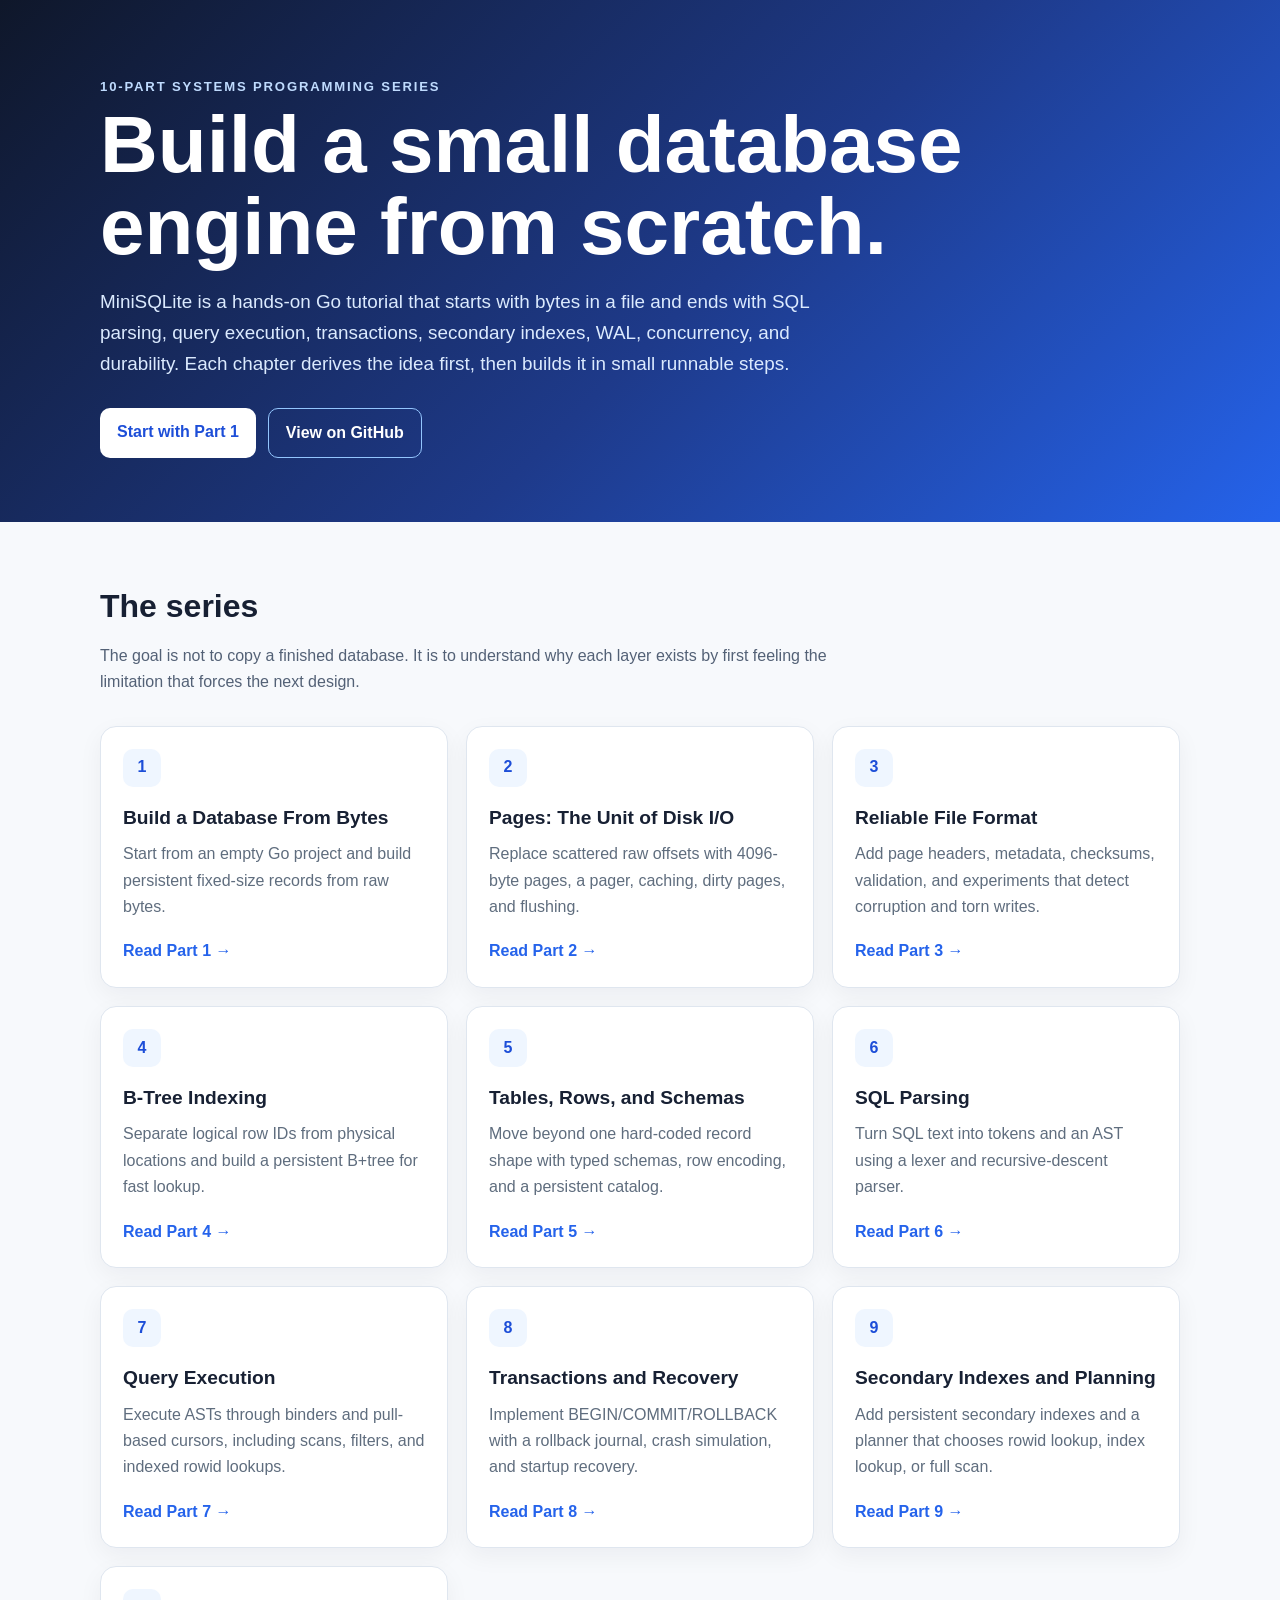
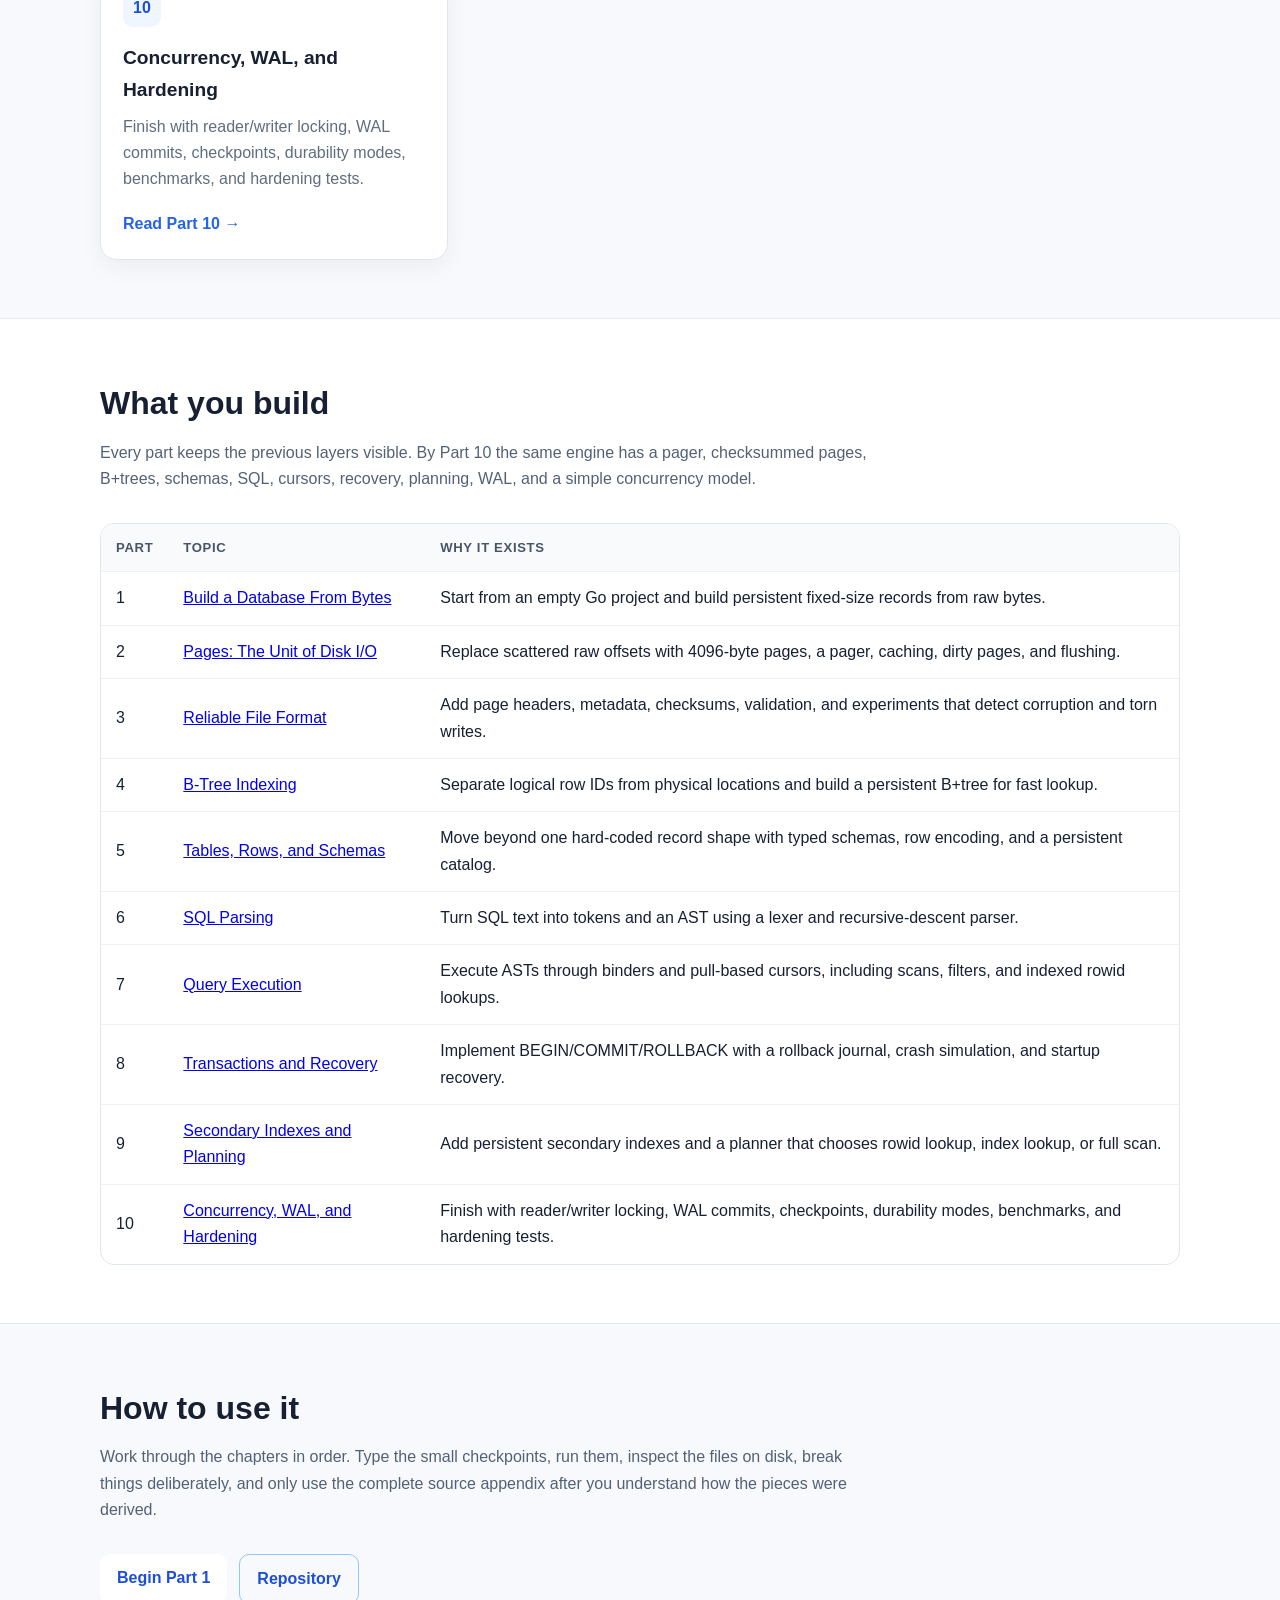
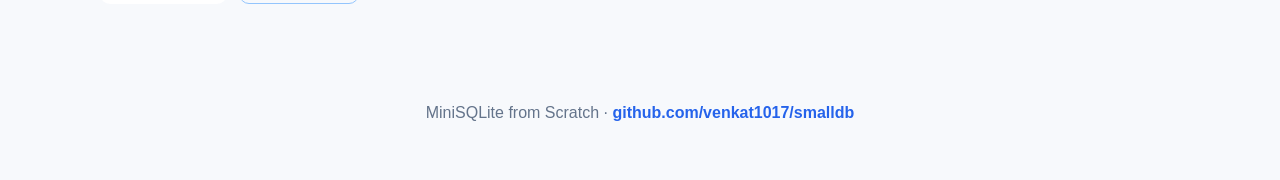
<file: index.html>
<!doctype html>
<html lang="en"><head><meta charset="utf-8"><meta name="viewport" content="width=device-width,initial-scale=1"><title>MiniSQLite from Scratch — Build a Database Engine in Go</title><meta name="description" content="A 10-part, first-principles tutorial for building a small relational database engine in Go: pages, checksums, B+trees, SQL, query execution, transactions, indexes, WAL, and concurrency."><link rel="canonical" href="https://venkat1017.github.io/smalldb/"><link rel="stylesheet" href="assets/landing.css"></head>
<body>
<header class="hero"><div class="wrap"><div class="eyebrow">10-part systems programming series</div><h1>Build a small database engine from scratch.</h1><p>MiniSQLite is a hands-on Go tutorial that starts with bytes in a file and ends with SQL parsing, query execution, transactions, secondary indexes, WAL, concurrency, and durability. Each chapter derives the idea first, then builds it in small runnable steps.</p><div class="cta"><a class="btn primary" href="part-01.html">Start with Part 1</a><a class="btn secondary" href="https://github.com/venkat1017/smalldb">View on GitHub</a></div></div></header>
<main>
<section class="section"><div class="wrap"><h2>The series</h2><p class="lead">The goal is not to copy a finished database. It is to understand why each layer exists by first feeling the limitation that forces the next design.</p><div class="grid"><article class="card"><span class="num">1</span><h3>Build a Database From Bytes</h3><p>Start from an empty Go project and build persistent fixed-size records from raw bytes.</p><a href="part-01.html">Read Part 1 →</a></article>
<article class="card"><span class="num">2</span><h3>Pages: The Unit of Disk I/O</h3><p>Replace scattered raw offsets with 4096-byte pages, a pager, caching, dirty pages, and flushing.</p><a href="part-02.html">Read Part 2 →</a></article>
<article class="card"><span class="num">3</span><h3>Reliable File Format</h3><p>Add page headers, metadata, checksums, validation, and experiments that detect corruption and torn writes.</p><a href="part-03.html">Read Part 3 →</a></article>
<article class="card"><span class="num">4</span><h3>B-Tree Indexing</h3><p>Separate logical row IDs from physical locations and build a persistent B+tree for fast lookup.</p><a href="part-04.html">Read Part 4 →</a></article>
<article class="card"><span class="num">5</span><h3>Tables, Rows, and Schemas</h3><p>Move beyond one hard-coded record shape with typed schemas, row encoding, and a persistent catalog.</p><a href="part-05.html">Read Part 5 →</a></article>
<article class="card"><span class="num">6</span><h3>SQL Parsing</h3><p>Turn SQL text into tokens and an AST using a lexer and recursive-descent parser.</p><a href="part-06.html">Read Part 6 →</a></article>
<article class="card"><span class="num">7</span><h3>Query Execution</h3><p>Execute ASTs through binders and pull-based cursors, including scans, filters, and indexed rowid lookups.</p><a href="part-07.html">Read Part 7 →</a></article>
<article class="card"><span class="num">8</span><h3>Transactions and Recovery</h3><p>Implement BEGIN/COMMIT/ROLLBACK with a rollback journal, crash simulation, and startup recovery.</p><a href="part-08.html">Read Part 8 →</a></article>
<article class="card"><span class="num">9</span><h3>Secondary Indexes and Planning</h3><p>Add persistent secondary indexes and a planner that chooses rowid lookup, index lookup, or full scan.</p><a href="part-09.html">Read Part 9 →</a></article>
<article class="card"><span class="num">10</span><h3>Concurrency, WAL, and Hardening</h3><p>Finish with reader/writer locking, WAL commits, checkpoints, durability modes, benchmarks, and hardening tests.</p><a href="part-10.html">Read Part 10 →</a></article></div></div></section>
<section class="section journey"><div class="wrap"><h2>What you build</h2><p class="lead">Every part keeps the previous layers visible. By Part 10 the same engine has a pager, checksummed pages, B+trees, schemas, SQL, cursors, recovery, planning, WAL, and a simple concurrency model.</p><div class="table-wrap"><table><thead><tr><th>Part</th><th>Topic</th><th>Why it exists</th></tr></thead><tbody><tr><td>1</td><td><a href="part-01.html">Build a Database From Bytes</a></td><td>Start from an empty Go project and build persistent fixed-size records from raw bytes.</td></tr>
<tr><td>2</td><td><a href="part-02.html">Pages: The Unit of Disk I/O</a></td><td>Replace scattered raw offsets with 4096-byte pages, a pager, caching, dirty pages, and flushing.</td></tr>
<tr><td>3</td><td><a href="part-03.html">Reliable File Format</a></td><td>Add page headers, metadata, checksums, validation, and experiments that detect corruption and torn writes.</td></tr>
<tr><td>4</td><td><a href="part-04.html">B-Tree Indexing</a></td><td>Separate logical row IDs from physical locations and build a persistent B+tree for fast lookup.</td></tr>
<tr><td>5</td><td><a href="part-05.html">Tables, Rows, and Schemas</a></td><td>Move beyond one hard-coded record shape with typed schemas, row encoding, and a persistent catalog.</td></tr>
<tr><td>6</td><td><a href="part-06.html">SQL Parsing</a></td><td>Turn SQL text into tokens and an AST using a lexer and recursive-descent parser.</td></tr>
<tr><td>7</td><td><a href="part-07.html">Query Execution</a></td><td>Execute ASTs through binders and pull-based cursors, including scans, filters, and indexed rowid lookups.</td></tr>
<tr><td>8</td><td><a href="part-08.html">Transactions and Recovery</a></td><td>Implement BEGIN/COMMIT/ROLLBACK with a rollback journal, crash simulation, and startup recovery.</td></tr>
<tr><td>9</td><td><a href="part-09.html">Secondary Indexes and Planning</a></td><td>Add persistent secondary indexes and a planner that chooses rowid lookup, index lookup, or full scan.</td></tr>
<tr><td>10</td><td><a href="part-10.html">Concurrency, WAL, and Hardening</a></td><td>Finish with reader/writer locking, WAL commits, checkpoints, durability modes, benchmarks, and hardening tests.</td></tr></tbody></table></div></div></section>
<section class="section"><div class="wrap"><h2>How to use it</h2><p class="lead">Work through the chapters in order. Type the small checkpoints, run them, inspect the files on disk, break things deliberately, and only use the complete source appendix after you understand how the pieces were derived.</p><div class="cta"><a class="btn primary" href="part-01.html">Begin Part 1</a><a class="btn secondary" style="color:#1d4ed8;border-color:#93c5fd" href="https://github.com/venkat1017/smalldb">Repository</a></div></div></section>
</main><footer class="footer">MiniSQLite from Scratch · <a href="https://github.com/venkat1017/smalldb">github.com/venkat1017/smalldb</a></footer>
</body></html>
</file>
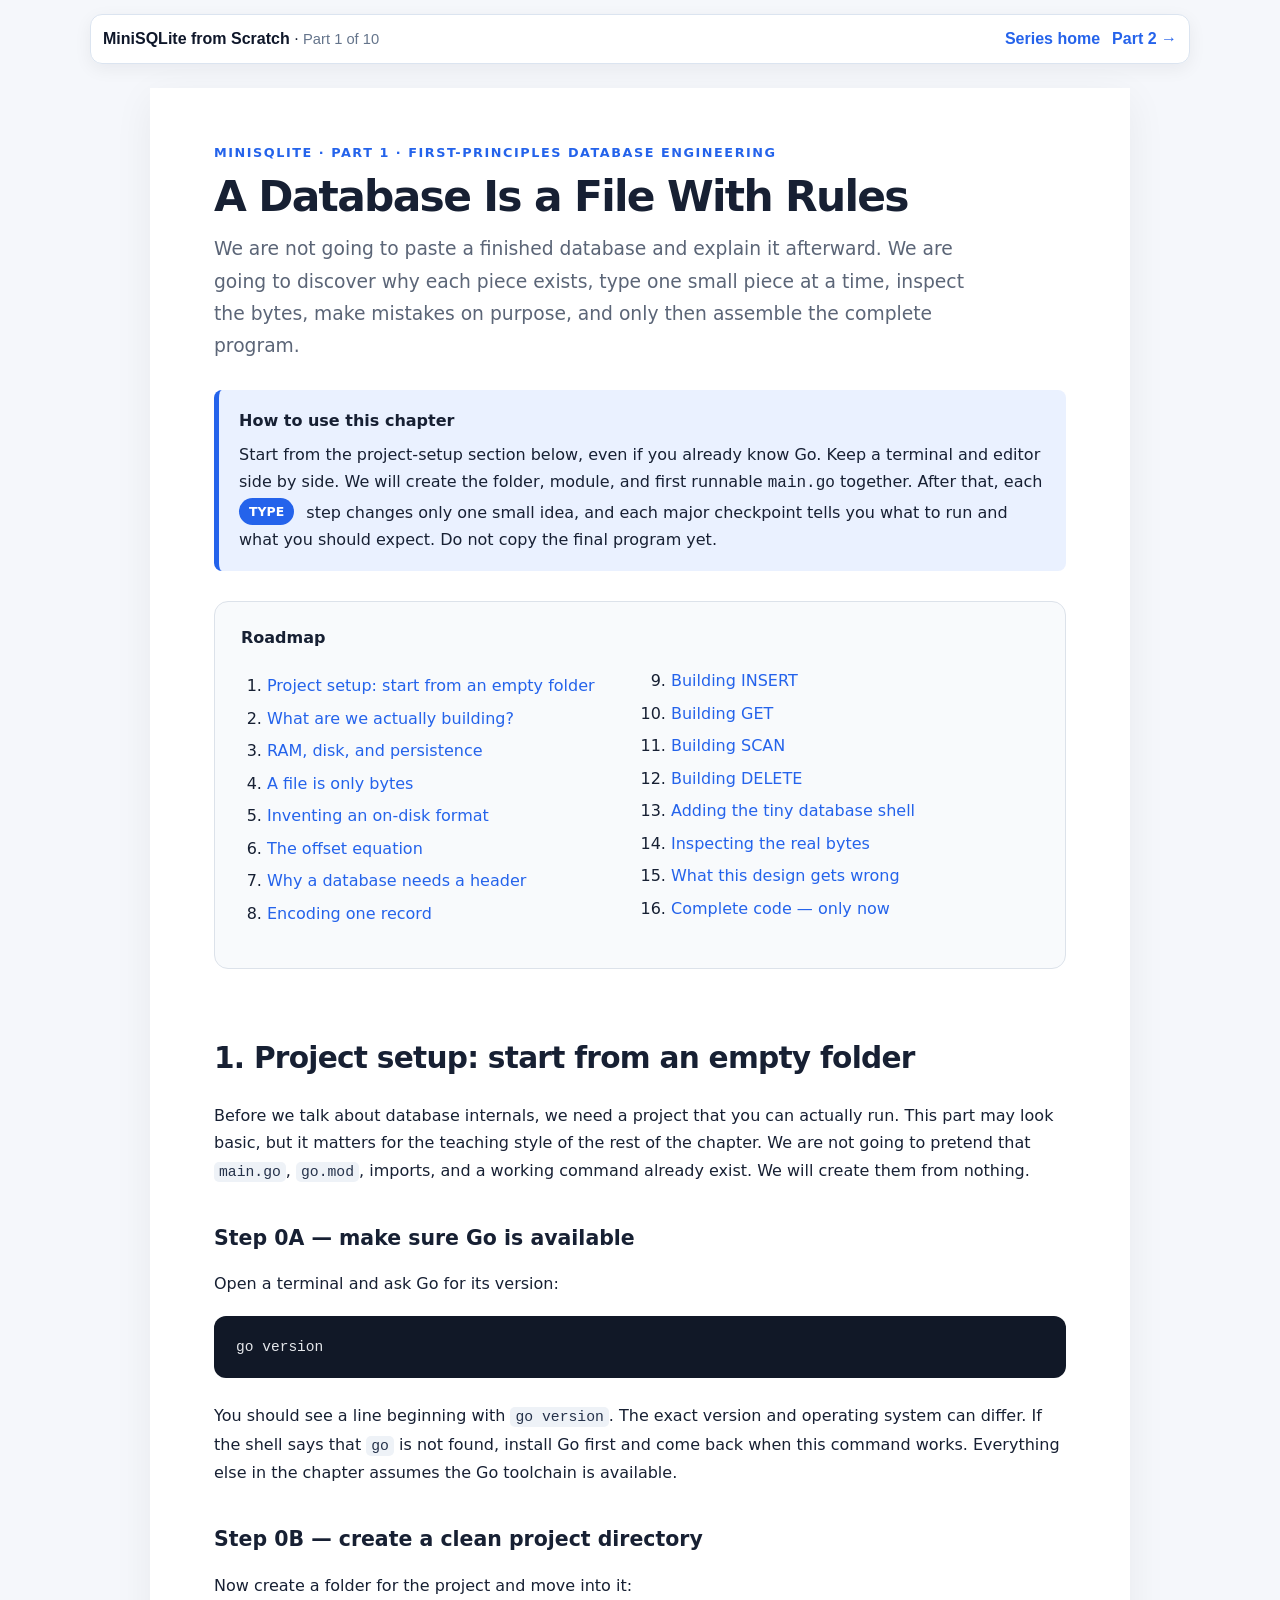
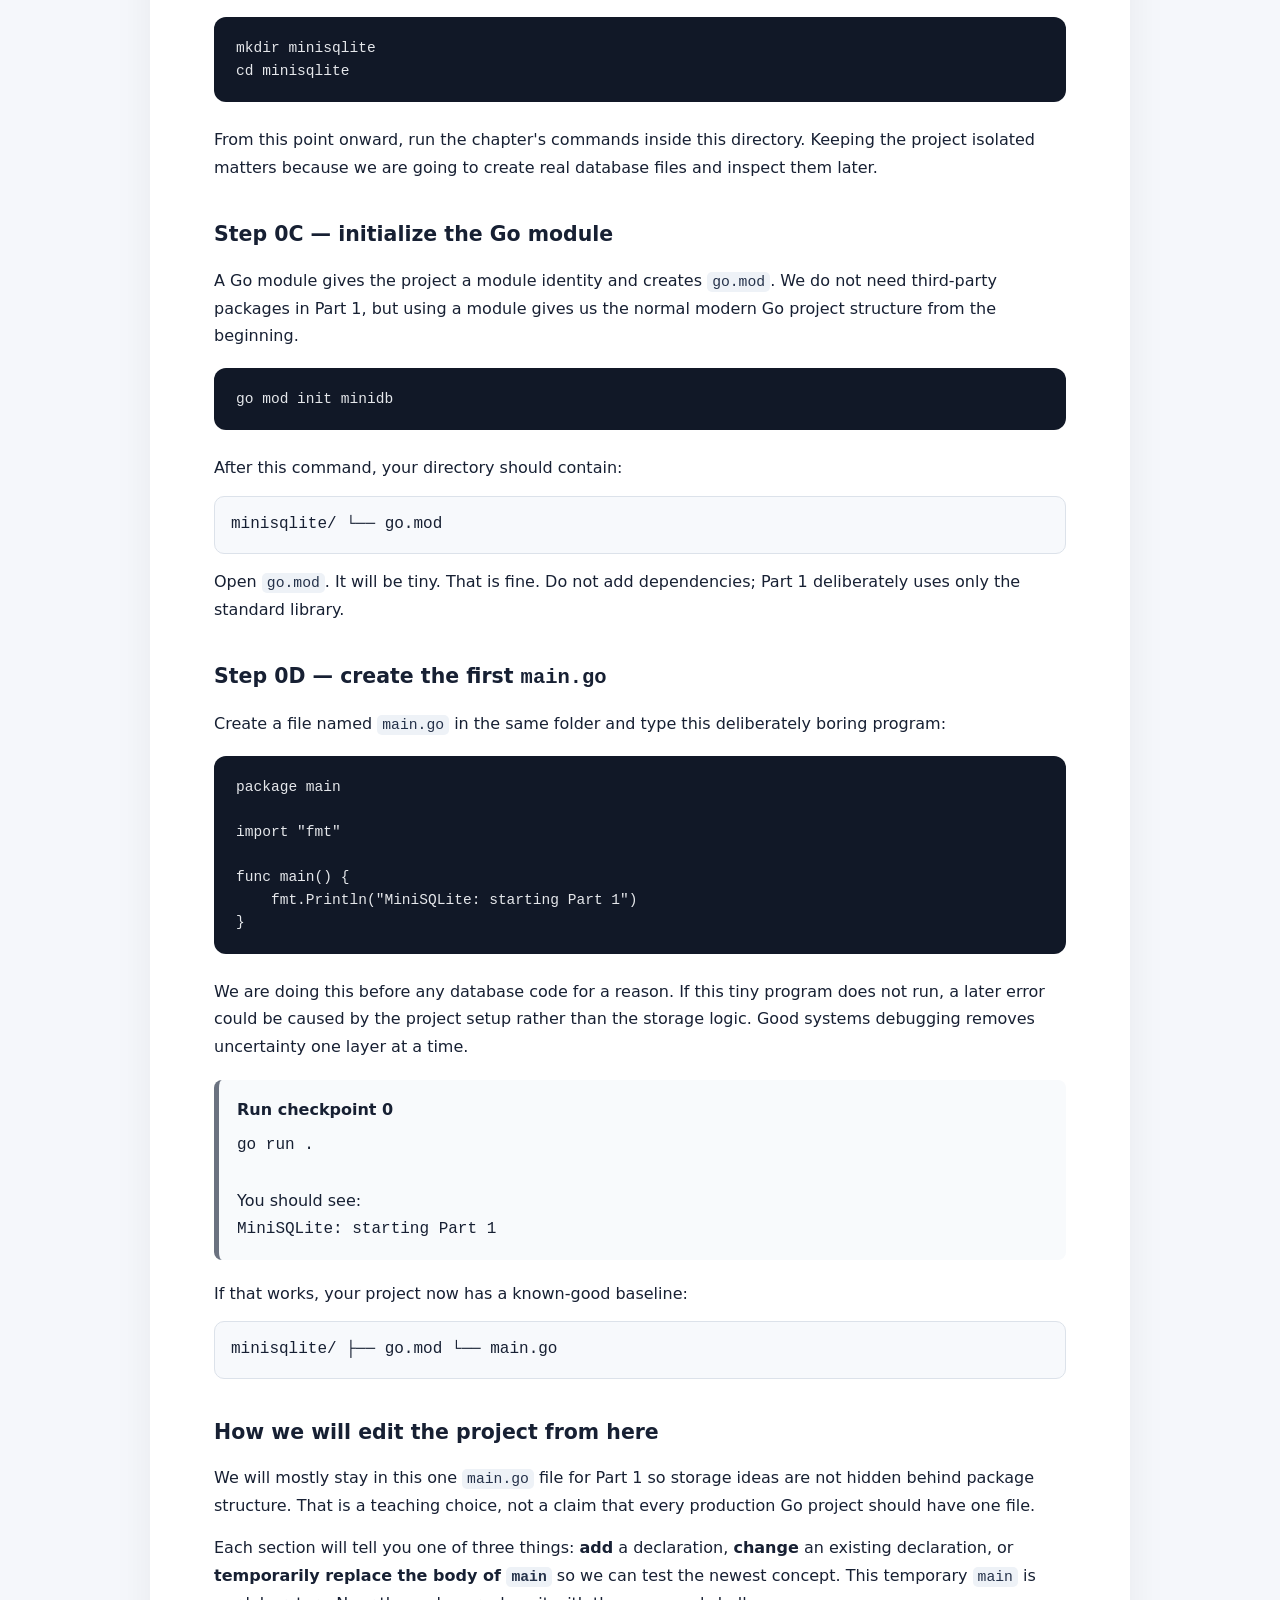
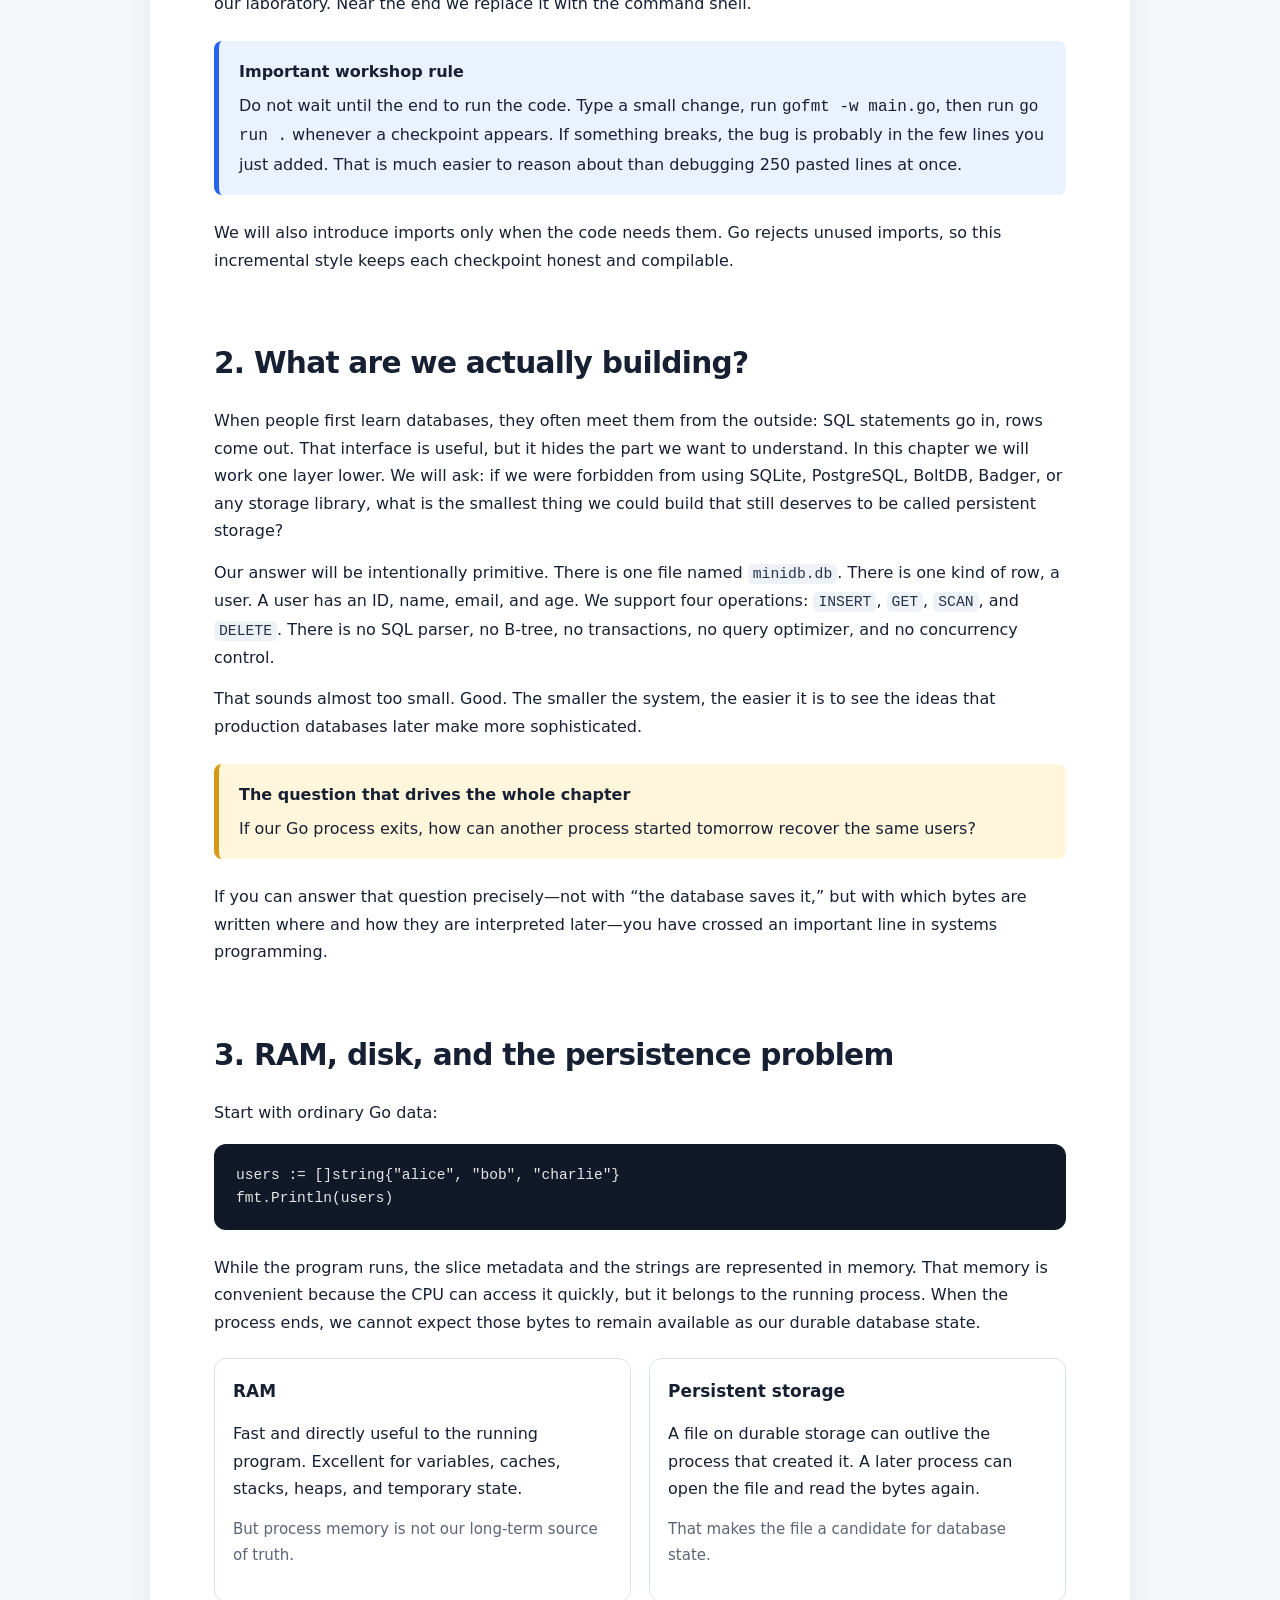
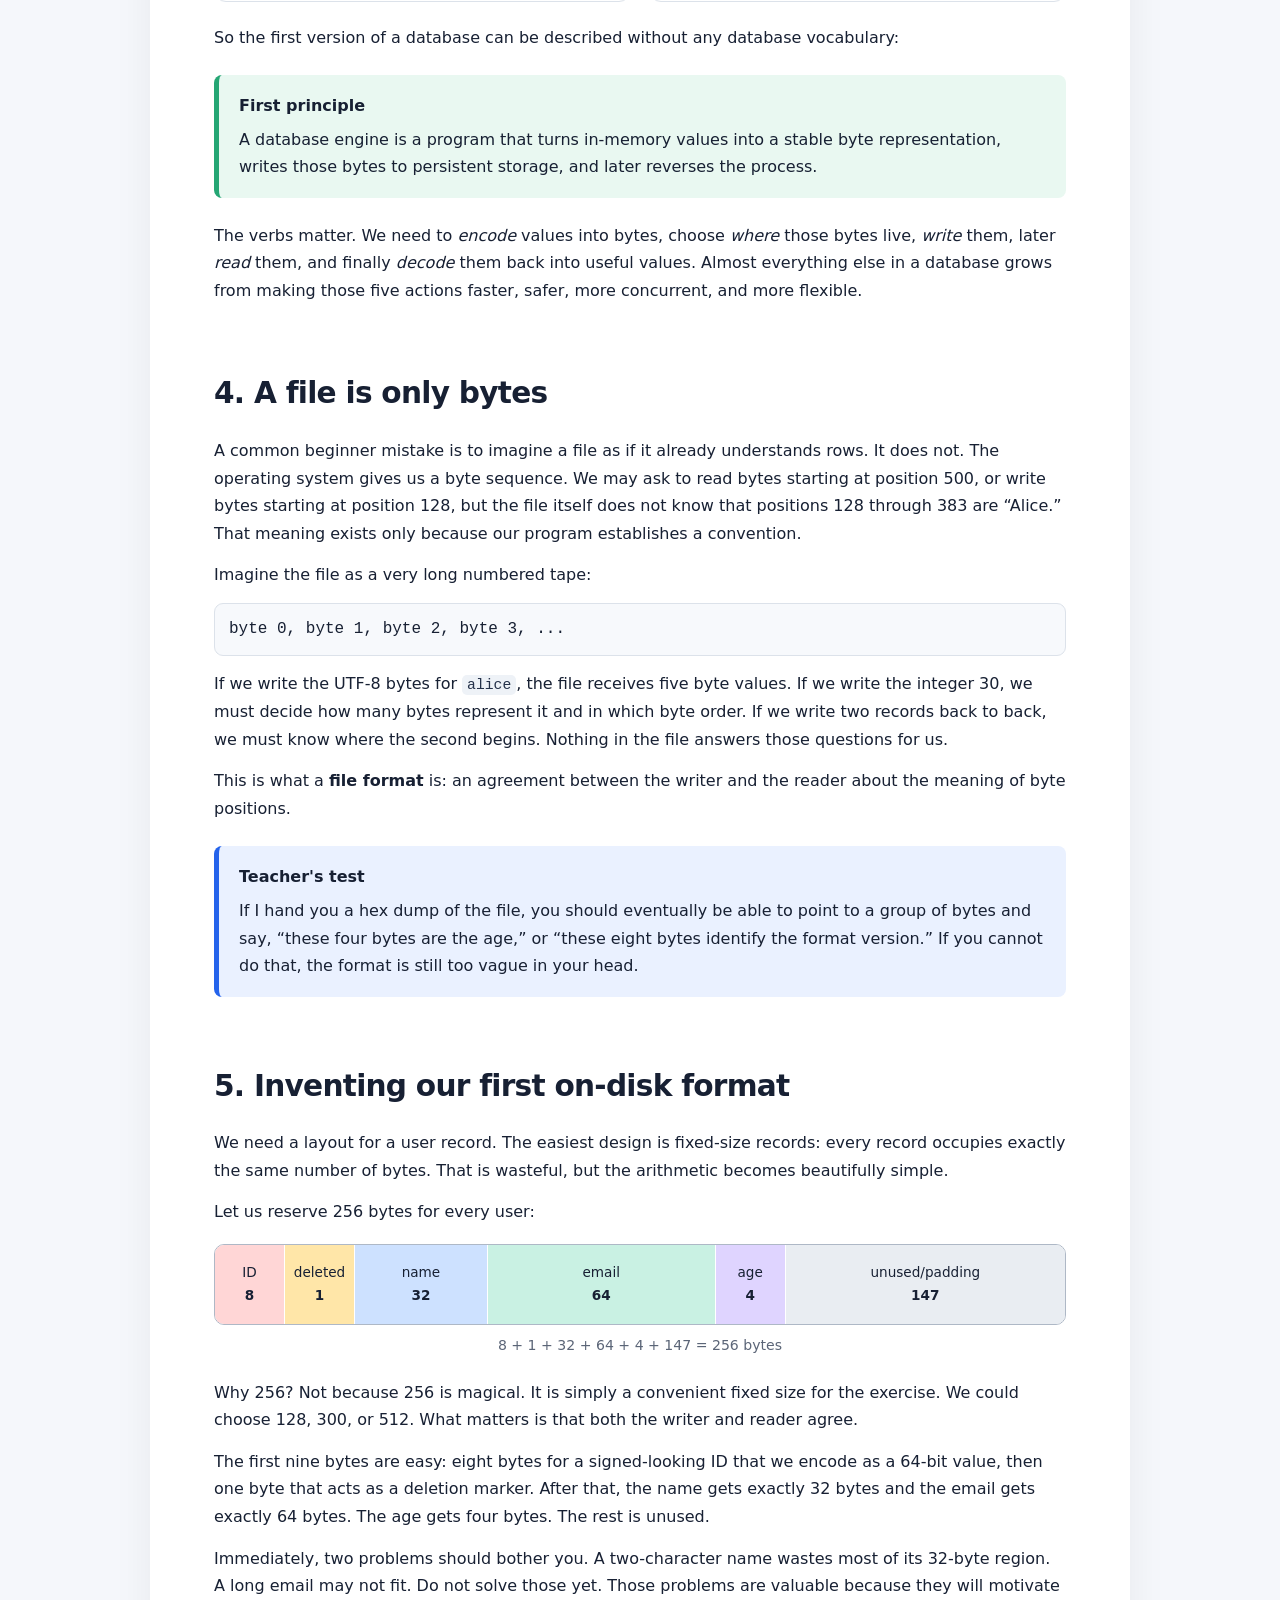
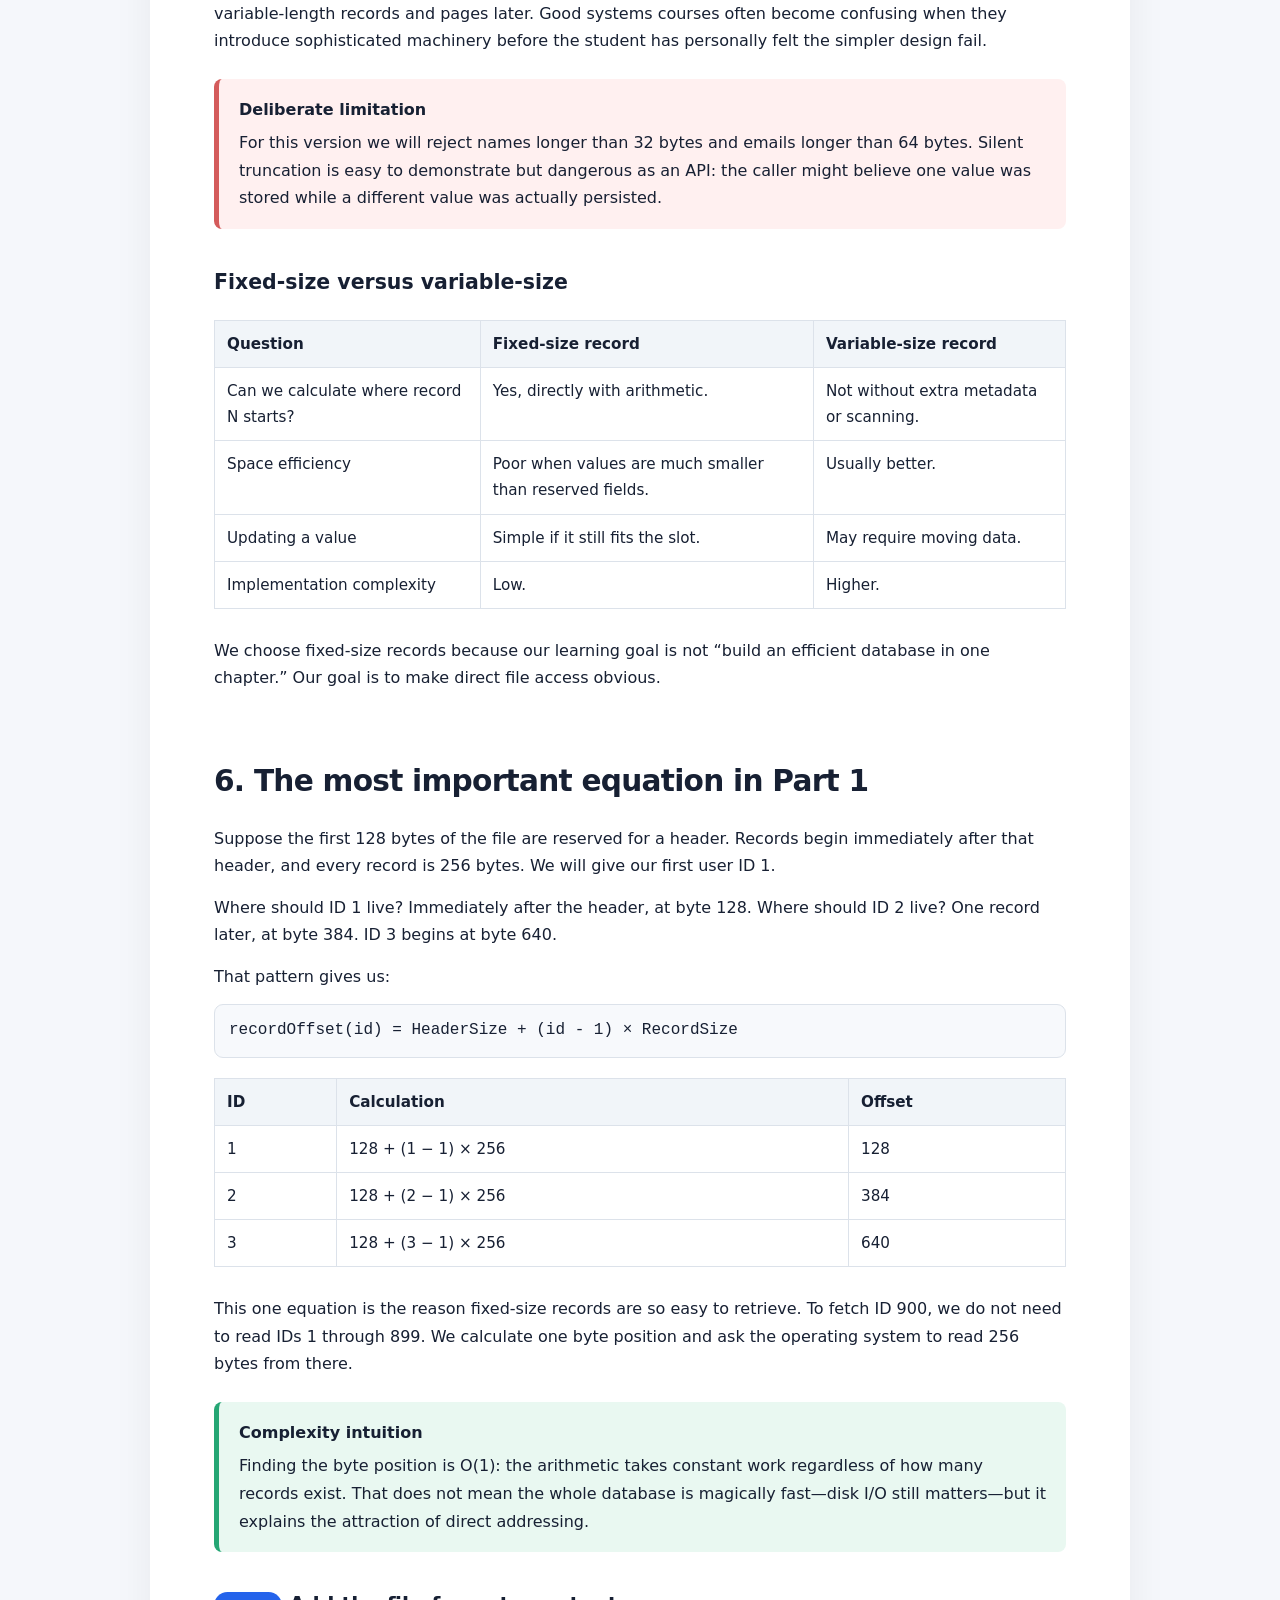
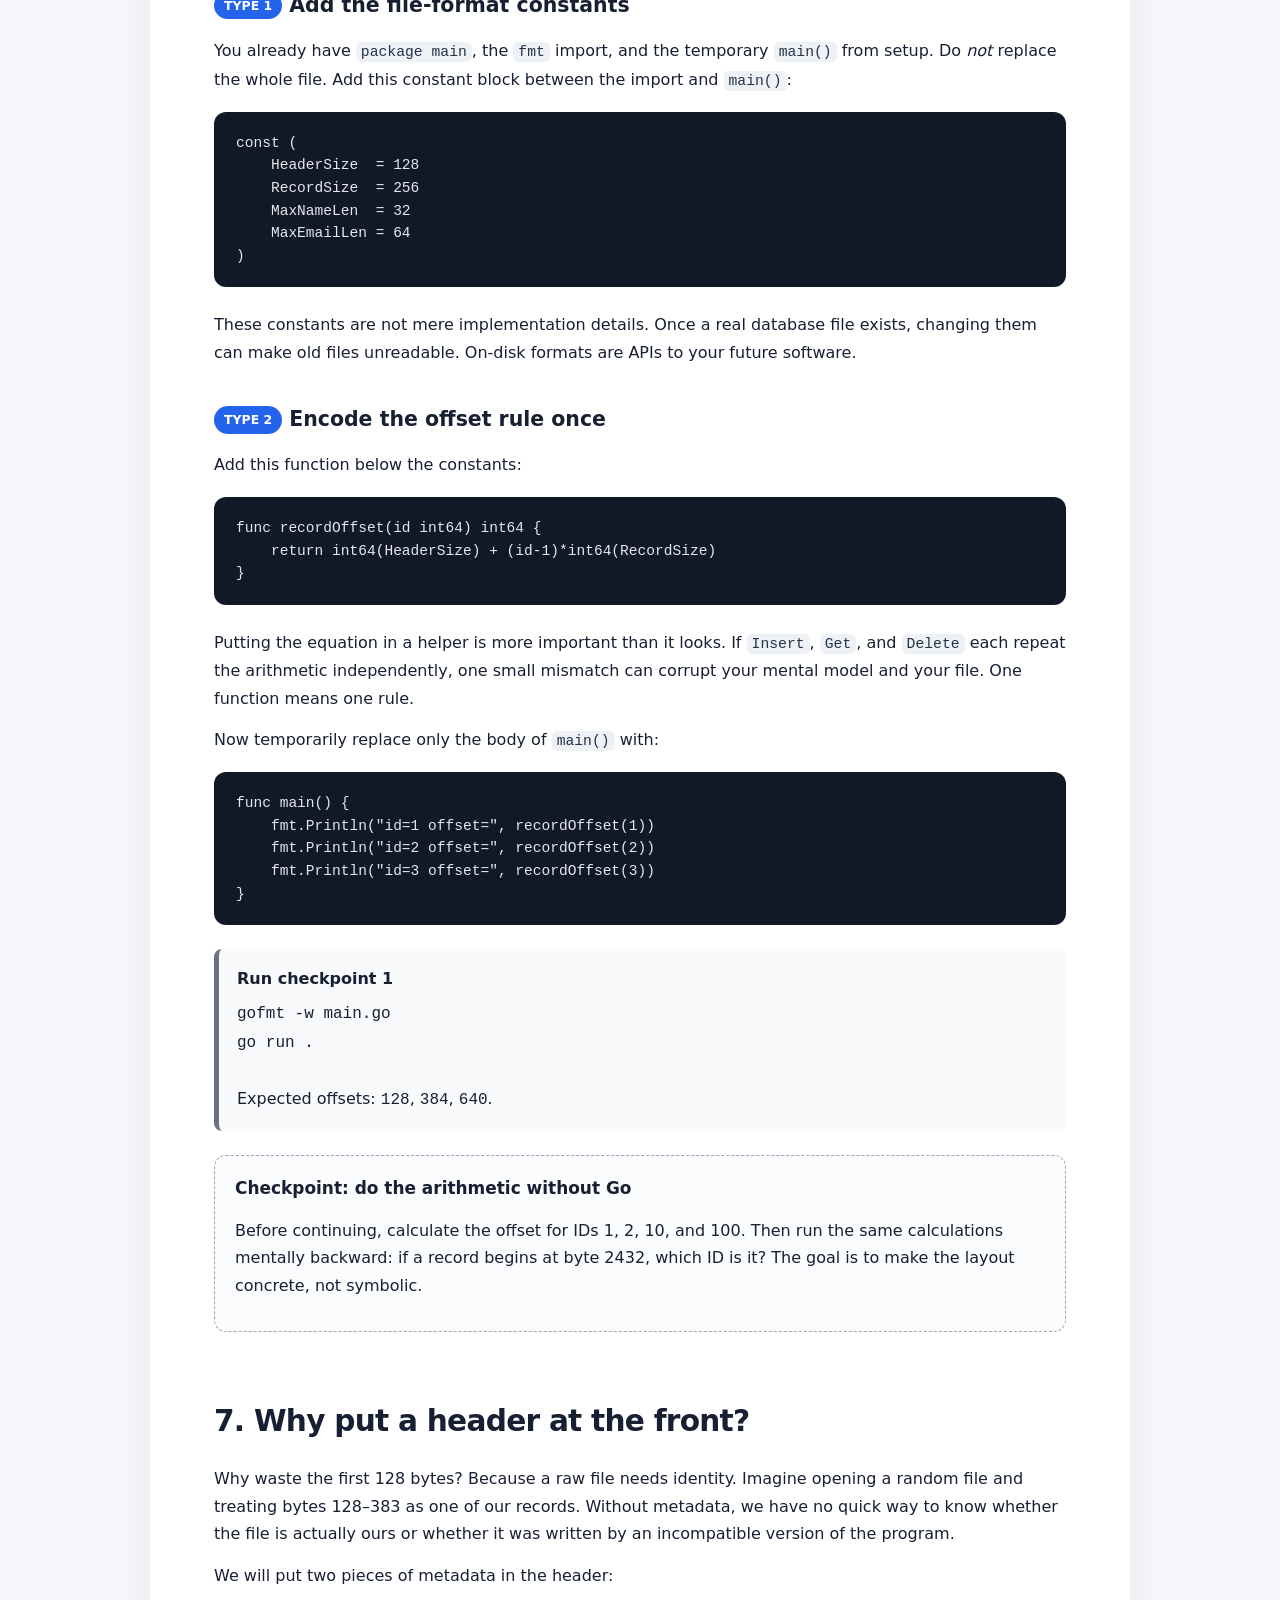
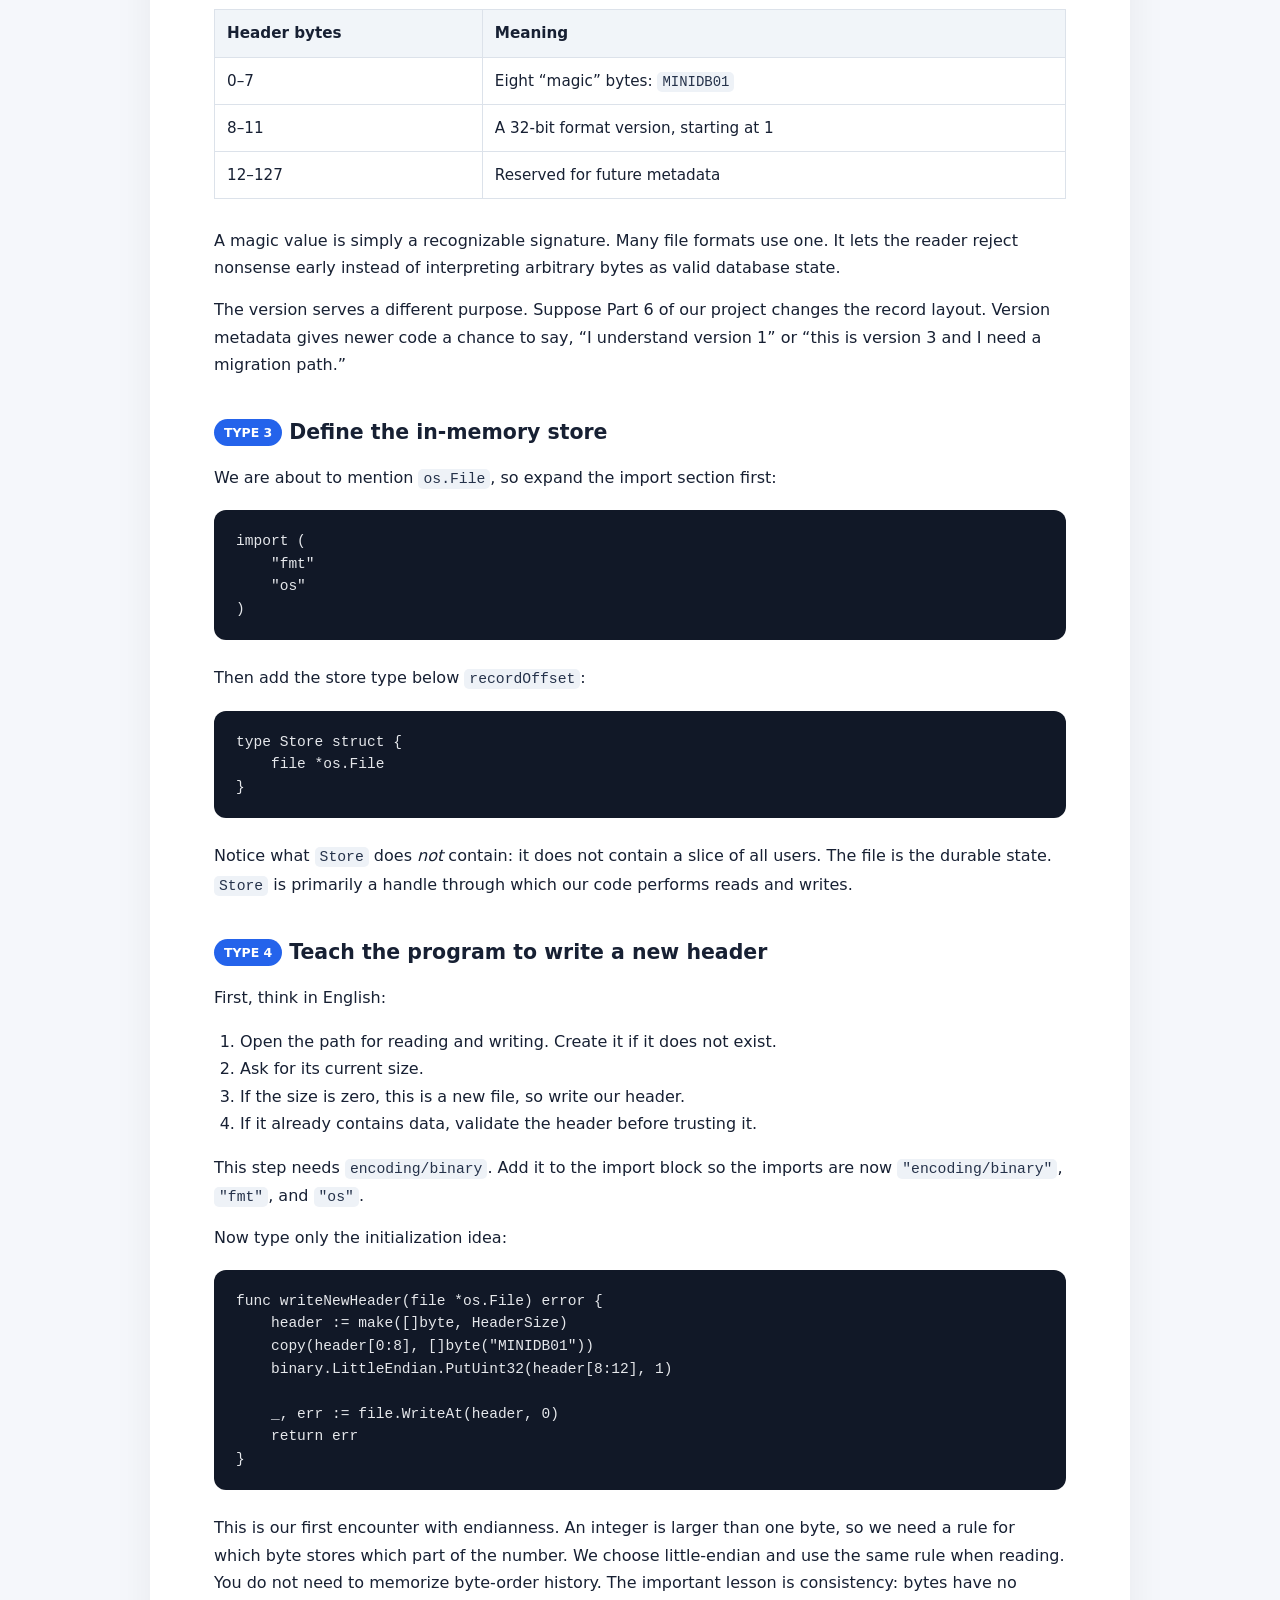
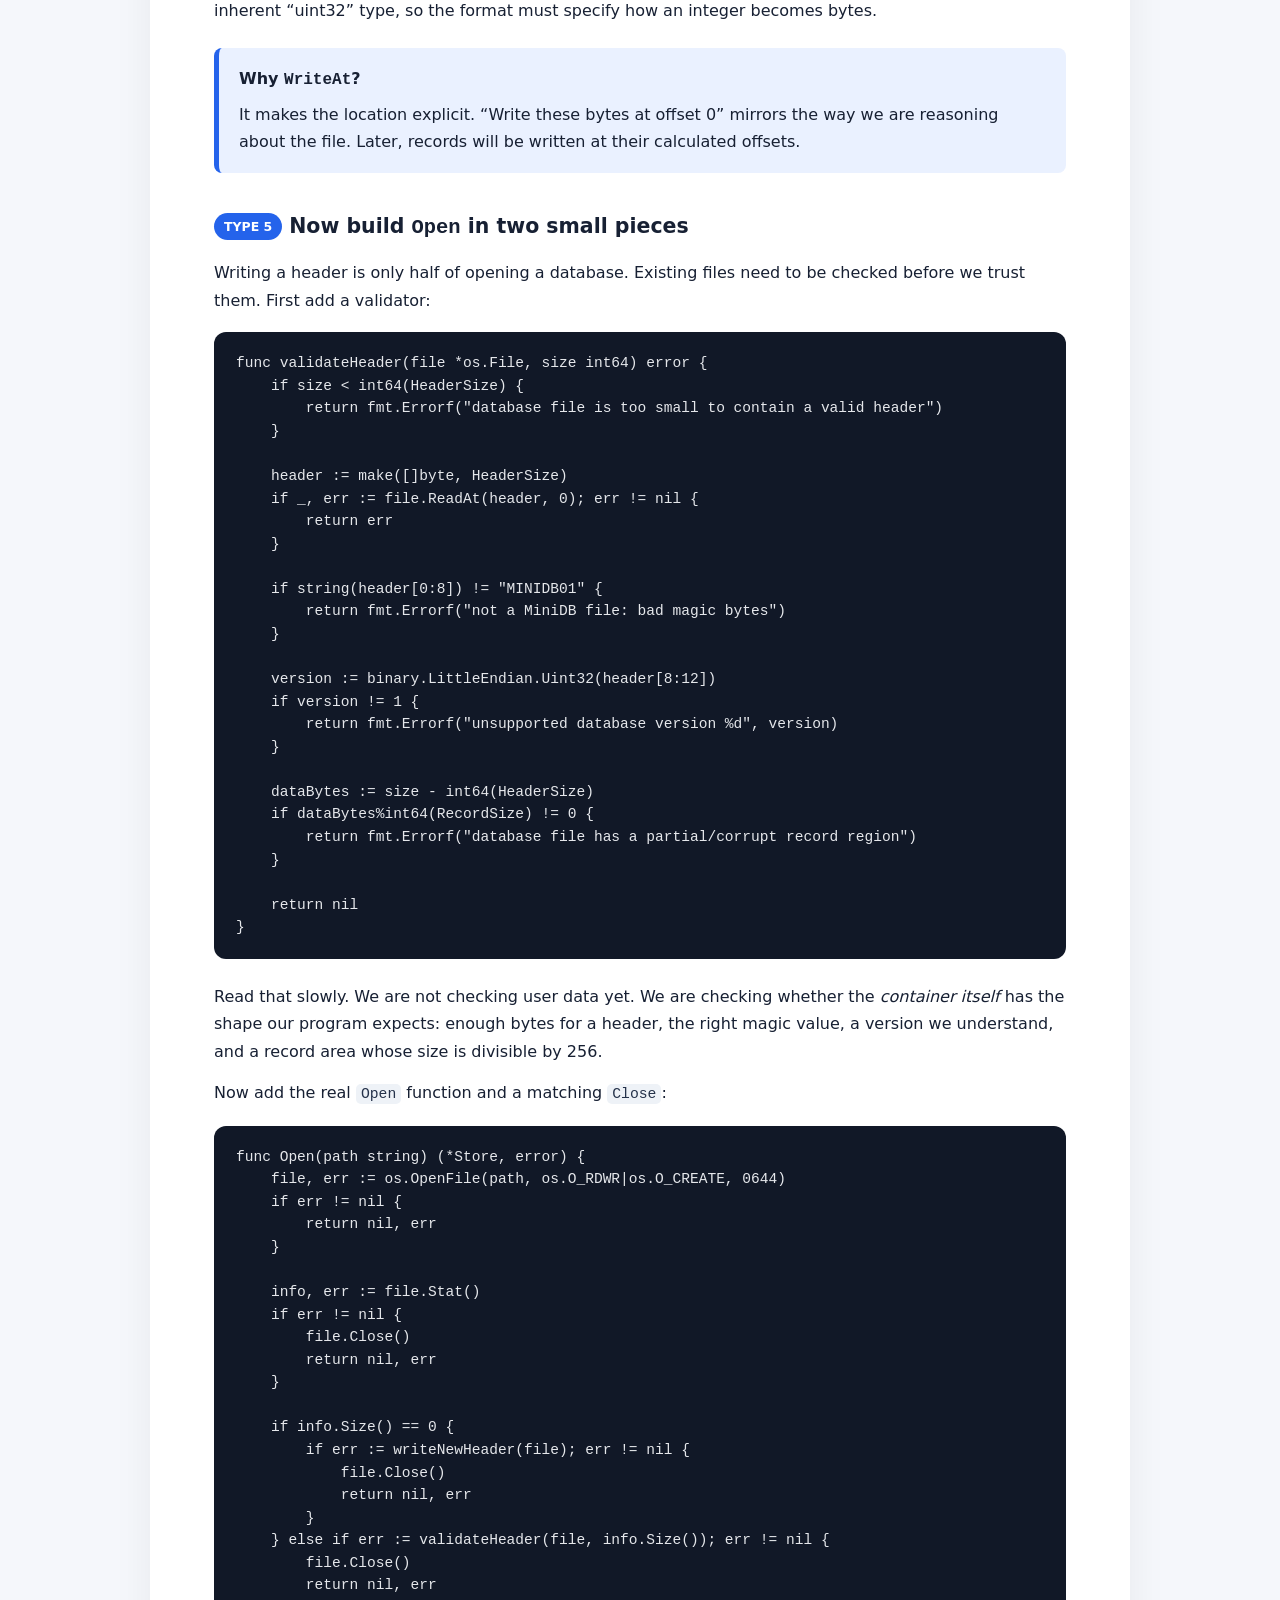
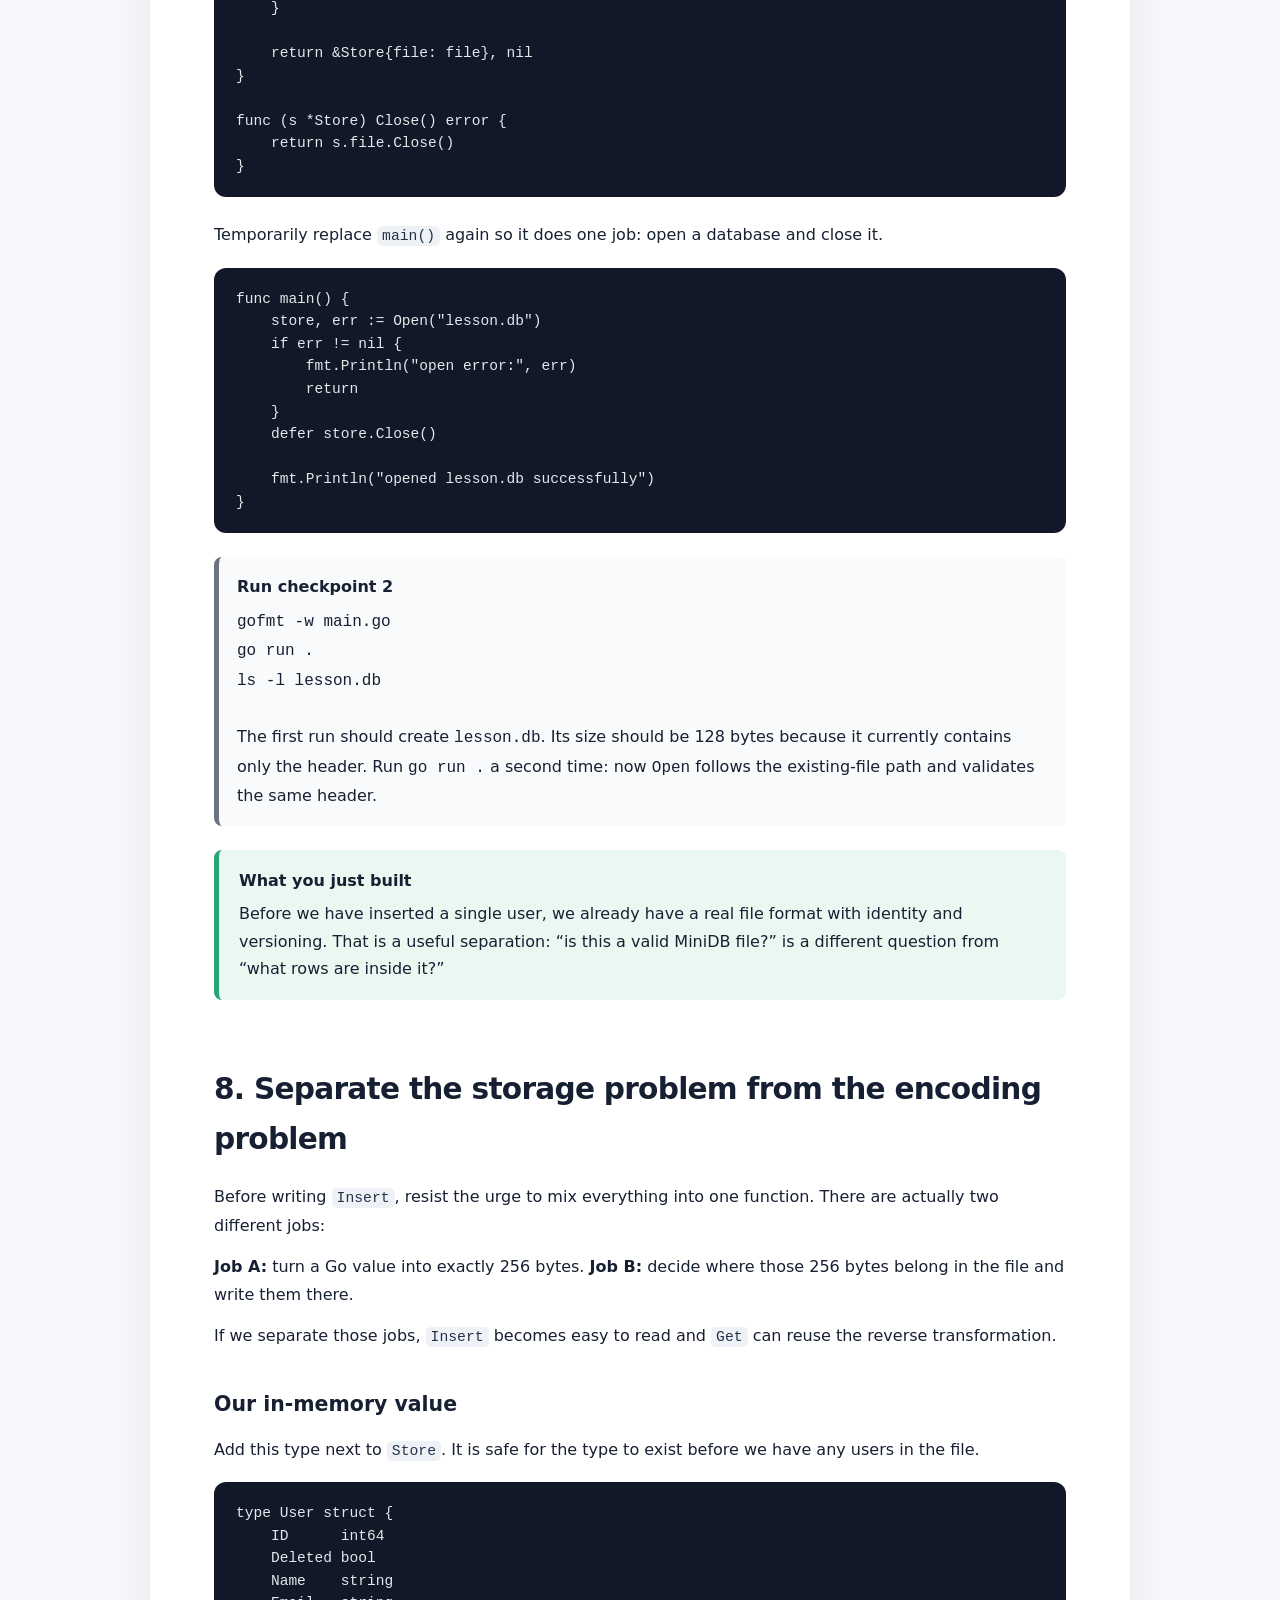
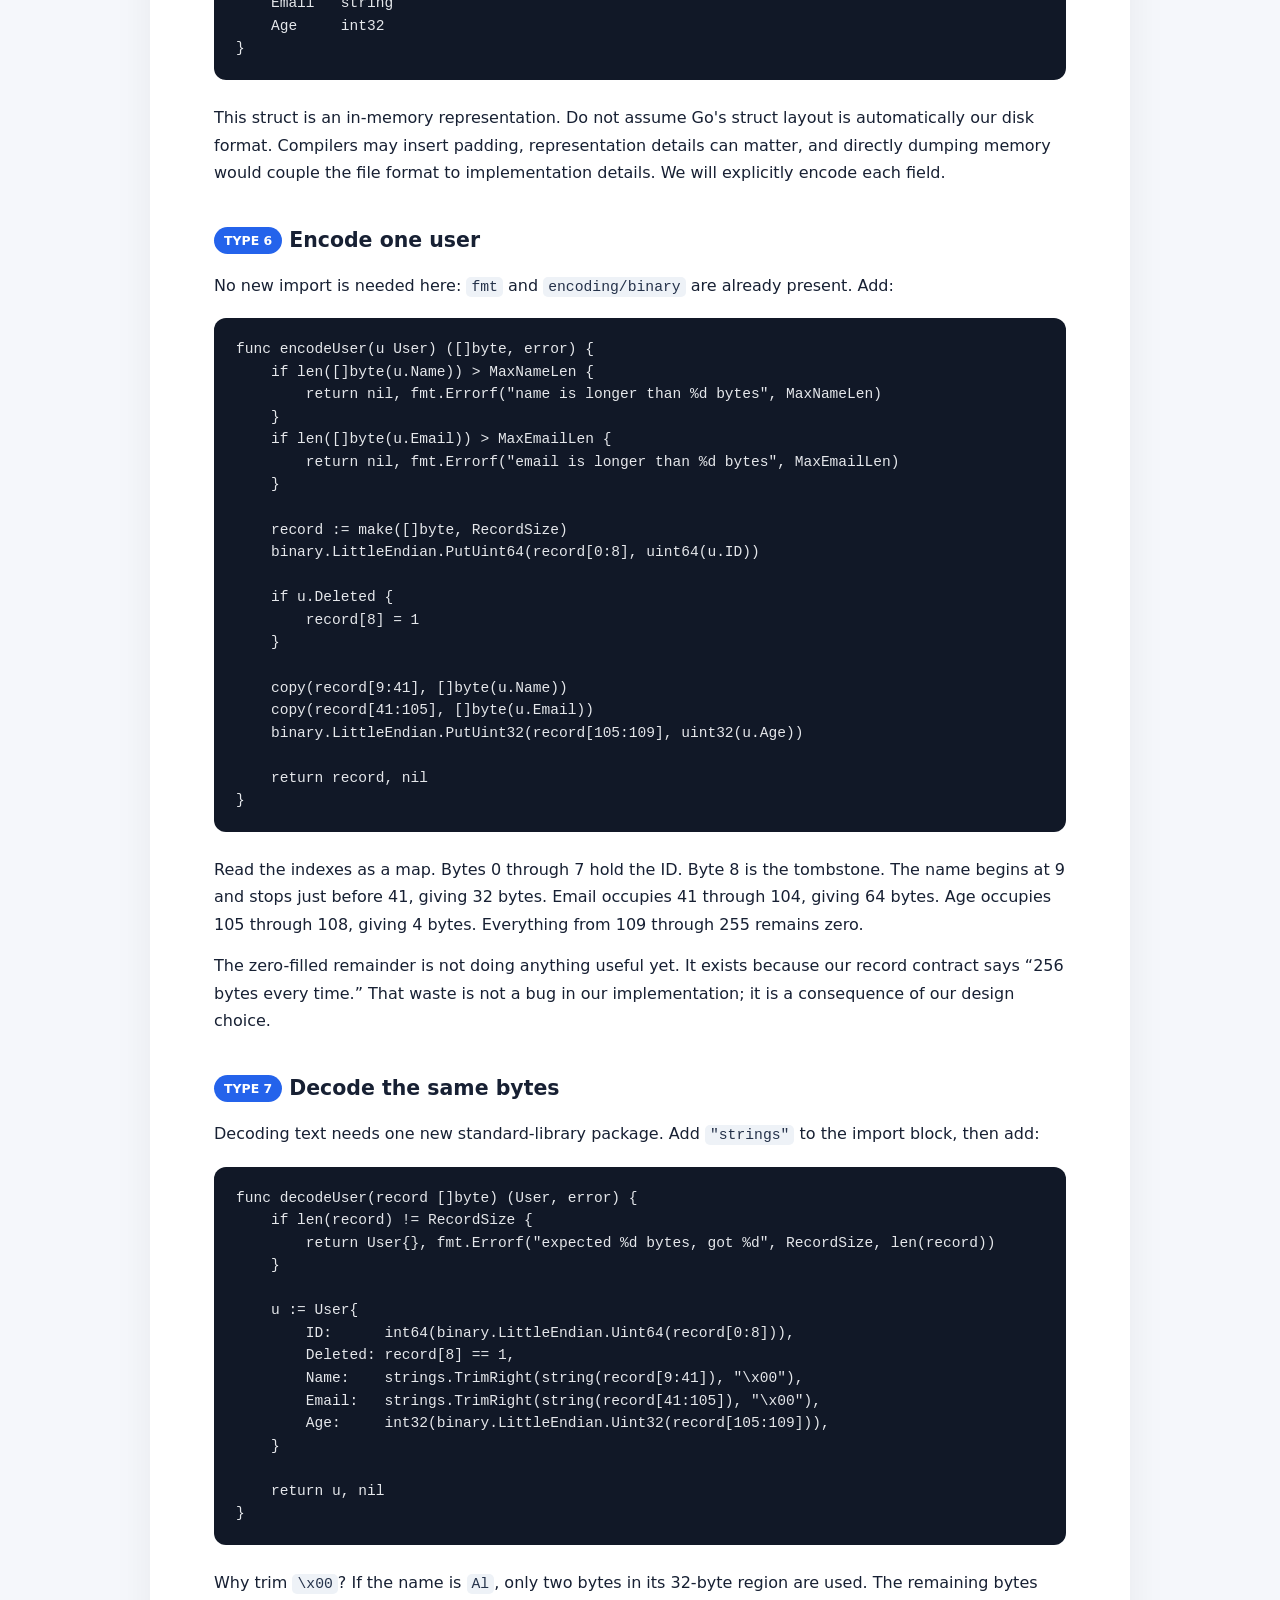
<file: part-01.html>
<!DOCTYPE html>

<html lang="en">
<head>
<meta charset="utf-8"/>
<meta content="width=device-width, initial-scale=1.0" name="viewport"/>
<title>MiniSQLite Part 1 — Build a Database From Bytes, Step by Step</title>
<style>
:root{--ink:#172033;--muted:#5b6577;--line:#dce2ea;--blue:#2463eb;--blue2:#eaf1ff;--green:#0d7a54;--green2:#e9f8f1;--amber:#8a5a00;--amber2:#fff6dc;--red:#a33131;--red2:#fff0f0;--code:#111827;--paper:#ffffff;--bg:#f5f7fb}
*{box-sizing:border-box} body{margin:0;background:var(--bg);color:var(--ink);font-family:Inter,ui-sans-serif,system-ui,-apple-system,"Segoe UI",Roboto,Arial,sans-serif;line-height:1.72}
article{max-width:980px;margin:0 auto;background:var(--paper);padding:54px 64px 90px;box-shadow:0 10px 40px rgba(15,23,42,.06)}
h1{font-size:2.65rem;line-height:1.08;margin:0 0 12px;letter-spacing:-.04em} h2{font-size:1.85rem;margin:64px 0 18px;letter-spacing:-.025em} h3{font-size:1.28rem;margin:36px 0 12px} h4{font-size:1.06rem;margin:24px 0 8px}
p{margin:14px 0}.subtitle{font-size:1.17rem;color:var(--muted);max-width:780px;margin-bottom:28px}.kicker{font-size:.8rem;font-weight:800;text-transform:uppercase;letter-spacing:.12em;color:var(--blue);margin-bottom:10px}
.toc{background:#f8fafc;border:1px solid var(--line);border-radius:14px;padding:22px 26px;margin:30px 0}.toc a{color:var(--blue);text-decoration:none}.toc ol{columns:2;gap:36px}.toc li{margin:5px 0}
.box{border-left:5px solid;border-radius:8px;padding:17px 20px;margin:24px 0}.box strong:first-child{display:block;margin-bottom:6px}.question{background:var(--amber2);border-color:#d39a13}.insight{background:var(--green2);border-color:#25a674}.warning{background:var(--red2);border-color:#d45b5b}.teacher{background:var(--blue2);border-color:var(--blue)}
pre{background:var(--code);color:#e5e7eb;padding:20px 22px;border-radius:12px;overflow:auto;font-size:.91rem;line-height:1.55;margin:18px 0 24px}code{font-family:"SFMono-Regular",Consolas,"Liberation Mono",Menlo,monospace}p code,li code,td code{background:#eef2f7;padding:2px 5px;border-radius:5px;color:#25324a;font-size:.92em}
.grid{display:grid;grid-template-columns:1fr 1fr;gap:18px;margin:22px 0}.card{border:1px solid var(--line);border-radius:12px;padding:18px}.card h4{margin-top:0}.mini{font-size:.94rem;color:var(--muted)}
table{width:100%;border-collapse:collapse;margin:20px 0 28px;font-size:.95rem}th,td{border:1px solid var(--line);padding:10px 12px;vertical-align:top}th{background:#f1f5f9;text-align:left}
.bytes{display:flex;width:100%;border:1px solid #aeb8c6;border-radius:10px;overflow:hidden;margin:18px 0 8px}.seg{padding:16px 8px;text-align:center;font-size:.85rem;border-right:1px solid #fff;min-width:70px}.seg:last-child{border-right:0}.id{background:#ffd6d6}.del{background:#ffe6a8}.name{background:#cde1ff;flex:1.1}.email{background:#c9f1e3;flex:2}.age{background:#dfd4ff}.pad{background:#e9edf2;flex:2.5}.caption{font-size:.88rem;color:var(--muted);text-align:center;margin-bottom:22px}
.checkpoint{border:1px dashed #9aa7b8;border-radius:12px;padding:18px 20px;margin:24px 0;background:#fbfcfe}.checkpoint h4{margin-top:0}.step{display:inline-block;background:var(--blue);color:white;font-weight:800;border-radius:999px;padding:3px 10px;font-size:.78rem;margin-right:7px;vertical-align:2px}
hr{border:0;border-top:1px solid var(--line);margin:48px 0}.final{border:2px solid #1f2937;border-radius:14px;padding:20px 22px;background:#fafafa}.final h3{margin-top:0}
ul,ol{padding-left:26px}.callout-title{font-weight:800}.math{font-family:"SFMono-Regular",Consolas,monospace;background:#f7f9fc;border:1px solid var(--line);padding:12px 14px;border-radius:9px;margin:14px 0}
.filetree{font-family:"SFMono-Regular",Consolas,monospace;background:#f7f9fc;border:1px solid var(--line);padding:14px 16px;border-radius:10px;margin:14px 0}.run{border-left:5px solid #6b7280;background:#f8fafc;padding:16px 18px;border-radius:8px;margin:20px 0}.run strong{display:block;margin-bottom:6px}
@media(max-width:760px){article{padding:34px 22px 70px}.toc ol{columns:1}.grid{grid-template-columns:1fr}h1{font-size:2.15rem}.bytes{overflow:auto}.seg{min-width:86px}}
</style>
<link href="assets/site-nav.css" rel="stylesheet"/><link href="https://venkat1017.github.io/smalldb/part-01.html" rel="canonical"/><meta content="Start from an empty Go project and build persistent fixed-size records from raw bytes." name="description"/></head>
<body><nav class="series-bar"><div><span class="series-title">MiniSQLite from Scratch</span> · <span class="series-part">Part 1 of 10</span></div><div class="series-links"><a href="index.html">Series home</a><a href="part-02.html">Part 2 →</a></div></nav>
<article>
<div class="kicker">MiniSQLite · Part 1 · First-principles database engineering</div>
<h1>A Database Is a File With Rules</h1>
<p class="subtitle">We are not going to paste a finished database and explain it afterward. We are going to discover why each piece exists, type one small piece at a time, inspect the bytes, make mistakes on purpose, and only then assemble the complete program.</p>
<div class="box teacher"><strong>How to use this chapter</strong>Start from the project-setup section below, even if you already know Go. Keep a terminal and editor side by side. We will create the folder, module, and first runnable <code>main.go</code> together. After that, each <span class="step">TYPE</span> step changes only one small idea, and each major checkpoint tells you what to run and what you should expect. Do not copy the final program yet.</div>
<div class="toc"><strong>Roadmap</strong><ol>
<li><a href="#setup">Project setup: start from an empty folder</a></li>
<li><a href="#goal">What are we actually building?</a></li>
<li><a href="#persistence">RAM, disk, and persistence</a></li>
<li><a href="#file">A file is only bytes</a></li>
<li><a href="#format">Inventing an on-disk format</a></li>
<li><a href="#offset">The offset equation</a></li>
<li><a href="#header">Why a database needs a header</a></li>
<li><a href="#encode">Encoding one record</a></li>
<li><a href="#insert">Building INSERT</a></li>
<li><a href="#get">Building GET</a></li>
<li><a href="#scan">Building SCAN</a></li>
<li><a href="#delete">Building DELETE</a></li>
<li><a href="#cli">Adding the tiny database shell</a></li>
<li><a href="#inspect">Inspecting the real bytes</a></li>
<li><a href="#limits">What this design gets wrong</a></li>
<li><a href="#full">Complete code — only now</a></li>
</ol></div>
<h2 id="setup">1. Project setup: start from an empty folder</h2>
<p>Before we talk about database internals, we need a project that you can actually run. This part may look basic, but it matters for the teaching style of the rest of the chapter. We are not going to pretend that <code>main.go</code>, <code>go.mod</code>, imports, and a working command already exist. We will create them from nothing.</p>
<h3>Step 0A — make sure Go is available</h3>
<p>Open a terminal and ask Go for its version:</p>
<pre><code>go version</code></pre>
<p>You should see a line beginning with <code>go version</code>. The exact version and operating system can differ. If the shell says that <code>go</code> is not found, install Go first and come back when this command works. Everything else in the chapter assumes the Go toolchain is available.</p>
<h3>Step 0B — create a clean project directory</h3>
<p>Now create a folder for the project and move into it:</p>
<pre><code>mkdir minisqlite
cd minisqlite</code></pre>
<p>From this point onward, run the chapter's commands inside this directory. Keeping the project isolated matters because we are going to create real database files and inspect them later.</p>
<h3>Step 0C — initialize the Go module</h3>
<p>A Go module gives the project a module identity and creates <code>go.mod</code>. We do not need third-party packages in Part 1, but using a module gives us the normal modern Go project structure from the beginning.</p>
<pre><code>go mod init minidb</code></pre>
<p>After this command, your directory should contain:</p>
<div class="filetree">minisqlite/
└── go.mod</div>
<p>Open <code>go.mod</code>. It will be tiny. That is fine. Do not add dependencies; Part 1 deliberately uses only the standard library.</p>
<h3>Step 0D — create the first <code>main.go</code></h3>
<p>Create a file named <code>main.go</code> in the same folder and type this deliberately boring program:</p>
<pre><code>package main

import "fmt"

func main() {
    fmt.Println("MiniSQLite: starting Part 1")
}</code></pre>
<p>We are doing this before any database code for a reason. If this tiny program does not run, a later error could be caused by the project setup rather than the storage logic. Good systems debugging removes uncertainty one layer at a time.</p>
<div class="run"><strong>Run checkpoint 0</strong><code>go run .</code><br/><br/>You should see:<br/><code>MiniSQLite: starting Part 1</code></div>
<p>If that works, your project now has a known-good baseline:</p>
<div class="filetree">minisqlite/
├── go.mod
└── main.go</div>
<h3>How we will edit the project from here</h3>
<p>We will mostly stay in this one <code>main.go</code> file for Part 1 so storage ideas are not hidden behind package structure. That is a teaching choice, not a claim that every production Go project should have one file.</p>
<p>Each section will tell you one of three things: <strong>add</strong> a declaration, <strong>change</strong> an existing declaration, or <strong>temporarily replace the body of <code>main</code></strong> so we can test the newest concept. This temporary <code>main</code> is our laboratory. Near the end we replace it with the command shell.</p>
<div class="box teacher"><strong>Important workshop rule</strong>Do not wait until the end to run the code. Type a small change, run <code>gofmt -w main.go</code>, then run <code>go run .</code> whenever a checkpoint appears. If something breaks, the bug is probably in the few lines you just added. That is much easier to reason about than debugging 250 pasted lines at once.</div>
<p>We will also introduce imports only when the code needs them. Go rejects unused imports, so this incremental style keeps each checkpoint honest and compilable.</p>
<h2 id="goal">2. What are we actually building?</h2>
<p>When people first learn databases, they often meet them from the outside: SQL statements go in, rows come out. That interface is useful, but it hides the part we want to understand. In this chapter we will work one layer lower. We will ask: if we were forbidden from using SQLite, PostgreSQL, BoltDB, Badger, or any storage library, what is the smallest thing we could build that still deserves to be called persistent storage?</p>
<p>Our answer will be intentionally primitive. There is one file named <code>minidb.db</code>. There is one kind of row, a user. A user has an ID, name, email, and age. We support four operations: <code>INSERT</code>, <code>GET</code>, <code>SCAN</code>, and <code>DELETE</code>. There is no SQL parser, no B-tree, no transactions, no query optimizer, and no concurrency control.</p>
<p>That sounds almost too small. Good. The smaller the system, the easier it is to see the ideas that production databases later make more sophisticated.</p>
<div class="box question"><strong>The question that drives the whole chapter</strong>If our Go process exits, how can another process started tomorrow recover the same users?</div>
<p>If you can answer that question precisely—not with “the database saves it,” but with which bytes are written where and how they are interpreted later—you have crossed an important line in systems programming.</p>
<h2 id="persistence">3. RAM, disk, and the persistence problem</h2>
<p>Start with ordinary Go data:</p>
<pre><code>users := []string{"alice", "bob", "charlie"}
fmt.Println(users)</code></pre>
<p>While the program runs, the slice metadata and the strings are represented in memory. That memory is convenient because the CPU can access it quickly, but it belongs to the running process. When the process ends, we cannot expect those bytes to remain available as our durable database state.</p>
<div class="grid"><div class="card"><h4>RAM</h4><p>Fast and directly useful to the running program. Excellent for variables, caches, stacks, heaps, and temporary state.</p><p class="mini">But process memory is not our long-term source of truth.</p></div><div class="card"><h4>Persistent storage</h4><p>A file on durable storage can outlive the process that created it. A later process can open the file and read the bytes again.</p><p class="mini">That makes the file a candidate for database state.</p></div></div>
<p>So the first version of a database can be described without any database vocabulary:</p>
<div class="box insight"><strong>First principle</strong>A database engine is a program that turns in-memory values into a stable byte representation, writes those bytes to persistent storage, and later reverses the process.</div>
<p>The verbs matter. We need to <em>encode</em> values into bytes, choose <em>where</em> those bytes live, <em>write</em> them, later <em>read</em> them, and finally <em>decode</em> them back into useful values. Almost everything else in a database grows from making those five actions faster, safer, more concurrent, and more flexible.</p>
<h2 id="file">4. A file is only bytes</h2>
<p>A common beginner mistake is to imagine a file as if it already understands rows. It does not. The operating system gives us a byte sequence. We may ask to read bytes starting at position 500, or write bytes starting at position 128, but the file itself does not know that positions 128 through 383 are “Alice.” That meaning exists only because our program establishes a convention.</p>
<p>Imagine the file as a very long numbered tape:</p>
<div class="math">byte 0, byte 1, byte 2, byte 3, ...</div>
<p>If we write the UTF-8 bytes for <code>alice</code>, the file receives five byte values. If we write the integer 30, we must decide how many bytes represent it and in which byte order. If we write two records back to back, we must know where the second begins. Nothing in the file answers those questions for us.</p>
<p>This is what a <strong>file format</strong> is: an agreement between the writer and the reader about the meaning of byte positions.</p>
<div class="box teacher"><strong>Teacher's test</strong>If I hand you a hex dump of the file, you should eventually be able to point to a group of bytes and say, “these four bytes are the age,” or “these eight bytes identify the format version.” If you cannot do that, the format is still too vague in your head.</div>
<h2 id="format">5. Inventing our first on-disk format</h2>
<p>We need a layout for a user record. The easiest design is fixed-size records: every record occupies exactly the same number of bytes. That is wasteful, but the arithmetic becomes beautifully simple.</p>
<p>Let us reserve 256 bytes for every user:</p>
<div class="bytes"><div class="seg id">ID<br/><b>8</b></div><div class="seg del">deleted<br/><b>1</b></div><div class="seg name">name<br/><b>32</b></div><div class="seg email">email<br/><b>64</b></div><div class="seg age">age<br/><b>4</b></div><div class="seg pad">unused/padding<br/><b>147</b></div></div>
<div class="caption">8 + 1 + 32 + 64 + 4 + 147 = 256 bytes</div>
<p>Why 256? Not because 256 is magical. It is simply a convenient fixed size for the exercise. We could choose 128, 300, or 512. What matters is that both the writer and reader agree.</p>
<p>The first nine bytes are easy: eight bytes for a signed-looking ID that we encode as a 64-bit value, then one byte that acts as a deletion marker. After that, the name gets exactly 32 bytes and the email gets exactly 64 bytes. The age gets four bytes. The rest is unused.</p>
<p>Immediately, two problems should bother you. A two-character name wastes most of its 32-byte region. A long email may not fit. Do not solve those yet. Those problems are valuable because they will motivate variable-length records and pages later. Good systems courses often become confusing when they introduce sophisticated machinery before the student has personally felt the simpler design fail.</p>
<div class="box warning"><strong>Deliberate limitation</strong>For this version we will reject names longer than 32 bytes and emails longer than 64 bytes. Silent truncation is easy to demonstrate but dangerous as an API: the caller might believe one value was stored while a different value was actually persisted.</div>
<h3>Fixed-size versus variable-size</h3>
<table><thead><tr><th>Question</th><th>Fixed-size record</th><th>Variable-size record</th></tr></thead><tbody>
<tr><td>Can we calculate where record N starts?</td><td>Yes, directly with arithmetic.</td><td>Not without extra metadata or scanning.</td></tr>
<tr><td>Space efficiency</td><td>Poor when values are much smaller than reserved fields.</td><td>Usually better.</td></tr>
<tr><td>Updating a value</td><td>Simple if it still fits the slot.</td><td>May require moving data.</td></tr>
<tr><td>Implementation complexity</td><td>Low.</td><td>Higher.</td></tr>
</tbody></table>
<p>We choose fixed-size records because our learning goal is not “build an efficient database in one chapter.” Our goal is to make direct file access obvious.</p>
<h2 id="offset">6. The most important equation in Part 1</h2>
<p>Suppose the first 128 bytes of the file are reserved for a header. Records begin immediately after that header, and every record is 256 bytes. We will give our first user ID 1.</p>
<p>Where should ID 1 live? Immediately after the header, at byte 128. Where should ID 2 live? One record later, at byte 384. ID 3 begins at byte 640.</p>
<p>That pattern gives us:</p>
<div class="math">recordOffset(id) = HeaderSize + (id - 1) × RecordSize</div>
<table><thead><tr><th>ID</th><th>Calculation</th><th>Offset</th></tr></thead><tbody>
<tr><td>1</td><td>128 + (1 − 1) × 256</td><td>128</td></tr>
<tr><td>2</td><td>128 + (2 − 1) × 256</td><td>384</td></tr>
<tr><td>3</td><td>128 + (3 − 1) × 256</td><td>640</td></tr>
</tbody></table>
<p>This one equation is the reason fixed-size records are so easy to retrieve. To fetch ID 900, we do not need to read IDs 1 through 899. We calculate one byte position and ask the operating system to read 256 bytes from there.</p>
<div class="box insight"><strong>Complexity intuition</strong>Finding the byte position is O(1): the arithmetic takes constant work regardless of how many records exist. That does not mean the whole database is magically fast—disk I/O still matters—but it explains the attraction of direct addressing.</div>
<h3><span class="step">TYPE 1</span>Add the file-format constants</h3>
<p>You already have <code>package main</code>, the <code>fmt</code> import, and the temporary <code>main()</code> from setup. Do <em>not</em> replace the whole file. Add this constant block between the import and <code>main()</code>:</p>
<pre><code>const (
    HeaderSize  = 128
    RecordSize  = 256
    MaxNameLen  = 32
    MaxEmailLen = 64
)</code></pre>
<p>These constants are not mere implementation details. Once a real database file exists, changing them can make old files unreadable. On-disk formats are APIs to your future software.</p>
<h3><span class="step">TYPE 2</span>Encode the offset rule once</h3>
<p>Add this function below the constants:</p>
<pre><code>func recordOffset(id int64) int64 {
    return int64(HeaderSize) + (id-1)*int64(RecordSize)
}</code></pre>
<p>Putting the equation in a helper is more important than it looks. If <code>Insert</code>, <code>Get</code>, and <code>Delete</code> each repeat the arithmetic independently, one small mismatch can corrupt your mental model and your file. One function means one rule.</p>
<p>Now temporarily replace only the body of <code>main()</code> with:</p>
<pre><code>func main() {
    fmt.Println("id=1 offset=", recordOffset(1))
    fmt.Println("id=2 offset=", recordOffset(2))
    fmt.Println("id=3 offset=", recordOffset(3))
}</code></pre>
<div class="run"><strong>Run checkpoint 1</strong><code>gofmt -w main.go</code><br/><code>go run .</code><br/><br/>Expected offsets: <code>128</code>, <code>384</code>, <code>640</code>.</div>
<div class="checkpoint"><h4>Checkpoint: do the arithmetic without Go</h4><p>Before continuing, calculate the offset for IDs 1, 2, 10, and 100. Then run the same calculations mentally backward: if a record begins at byte 2432, which ID is it? The goal is to make the layout concrete, not symbolic.</p></div>
<h2 id="header">7. Why put a header at the front?</h2>
<p>Why waste the first 128 bytes? Because a raw file needs identity. Imagine opening a random file and treating bytes 128–383 as one of our records. Without metadata, we have no quick way to know whether the file is actually ours or whether it was written by an incompatible version of the program.</p>
<p>We will put two pieces of metadata in the header:</p>
<table><thead><tr><th>Header bytes</th><th>Meaning</th></tr></thead><tbody><tr><td>0–7</td><td>Eight “magic” bytes: <code>MINIDB01</code></td></tr><tr><td>8–11</td><td>A 32-bit format version, starting at 1</td></tr><tr><td>12–127</td><td>Reserved for future metadata</td></tr></tbody></table>
<p>A magic value is simply a recognizable signature. Many file formats use one. It lets the reader reject nonsense early instead of interpreting arbitrary bytes as valid database state.</p>
<p>The version serves a different purpose. Suppose Part 6 of our project changes the record layout. Version metadata gives newer code a chance to say, “I understand version 1” or “this is version 3 and I need a migration path.”</p>
<h3><span class="step">TYPE 3</span>Define the in-memory store</h3>
<p>We are about to mention <code>os.File</code>, so expand the import section first:</p>
<pre><code>import (
    "fmt"
    "os"
)</code></pre>
<p>Then add the store type below <code>recordOffset</code>:</p>
<pre><code>type Store struct {
    file *os.File
}</code></pre>
<p>Notice what <code>Store</code> does <em>not</em> contain: it does not contain a slice of all users. The file is the durable state. <code>Store</code> is primarily a handle through which our code performs reads and writes.</p>
<h3><span class="step">TYPE 4</span>Teach the program to write a new header</h3>
<p>First, think in English:</p>
<ol><li>Open the path for reading and writing. Create it if it does not exist.</li><li>Ask for its current size.</li><li>If the size is zero, this is a new file, so write our header.</li><li>If it already contains data, validate the header before trusting it.</li></ol>
<p>This step needs <code>encoding/binary</code>. Add it to the import block so the imports are now <code>"encoding/binary"</code>, <code>"fmt"</code>, and <code>"os"</code>.</p>
<p>Now type only the initialization idea:</p>
<pre><code>func writeNewHeader(file *os.File) error {
    header := make([]byte, HeaderSize)
    copy(header[0:8], []byte("MINIDB01"))
    binary.LittleEndian.PutUint32(header[8:12], 1)

    _, err := file.WriteAt(header, 0)
    return err
}</code></pre>
<p>This is our first encounter with endianness. An integer is larger than one byte, so we need a rule for which byte stores which part of the number. We choose little-endian and use the same rule when reading. You do not need to memorize byte-order history. The important lesson is consistency: bytes have no inherent “uint32” type, so the format must specify how an integer becomes bytes.</p>
<div class="box teacher"><strong>Why <code>WriteAt</code>?</strong>It makes the location explicit. “Write these bytes at offset 0” mirrors the way we are reasoning about the file. Later, records will be written at their calculated offsets.</div>
<h3><span class="step">TYPE 5</span>Now build <code>Open</code> in two small pieces</h3>
<p>Writing a header is only half of opening a database. Existing files need to be checked before we trust them. First add a validator:</p>
<pre><code>func validateHeader(file *os.File, size int64) error {
    if size &lt; int64(HeaderSize) {
        return fmt.Errorf("database file is too small to contain a valid header")
    }

    header := make([]byte, HeaderSize)
    if _, err := file.ReadAt(header, 0); err != nil {
        return err
    }

    if string(header[0:8]) != "MINIDB01" {
        return fmt.Errorf("not a MiniDB file: bad magic bytes")
    }

    version := binary.LittleEndian.Uint32(header[8:12])
    if version != 1 {
        return fmt.Errorf("unsupported database version %d", version)
    }

    dataBytes := size - int64(HeaderSize)
    if dataBytes%int64(RecordSize) != 0 {
        return fmt.Errorf("database file has a partial/corrupt record region")
    }

    return nil
}</code></pre>
<p>Read that slowly. We are not checking user data yet. We are checking whether the <em>container itself</em> has the shape our program expects: enough bytes for a header, the right magic value, a version we understand, and a record area whose size is divisible by 256.</p>
<p>Now add the real <code>Open</code> function and a matching <code>Close</code>:</p>
<pre><code>func Open(path string) (*Store, error) {
    file, err := os.OpenFile(path, os.O_RDWR|os.O_CREATE, 0644)
    if err != nil {
        return nil, err
    }

    info, err := file.Stat()
    if err != nil {
        file.Close()
        return nil, err
    }

    if info.Size() == 0 {
        if err := writeNewHeader(file); err != nil {
            file.Close()
            return nil, err
        }
    } else if err := validateHeader(file, info.Size()); err != nil {
        file.Close()
        return nil, err
    }

    return &amp;Store{file: file}, nil
}

func (s *Store) Close() error {
    return s.file.Close()
}</code></pre>
<p>Temporarily replace <code>main()</code> again so it does one job: open a database and close it.</p>
<pre><code>func main() {
    store, err := Open("lesson.db")
    if err != nil {
        fmt.Println("open error:", err)
        return
    }
    defer store.Close()

    fmt.Println("opened lesson.db successfully")
}</code></pre>
<div class="run"><strong>Run checkpoint 2</strong><code>gofmt -w main.go</code><br/><code>go run .</code><br/><code>ls -l lesson.db</code><br/><br/>The first run should create <code>lesson.db</code>. Its size should be 128 bytes because it currently contains only the header. Run <code>go run .</code> a second time: now <code>Open</code> follows the existing-file path and validates the same header.</div>
<div class="box insight"><strong>What you just built</strong>Before we have inserted a single user, we already have a real file format with identity and versioning. That is a useful separation: “is this a valid MiniDB file?” is a different question from “what rows are inside it?”</div>
<h2 id="encode">8. Separate the storage problem from the encoding problem</h2>
<p>Before writing <code>Insert</code>, resist the urge to mix everything into one function. There are actually two different jobs:</p>
<p><strong>Job A:</strong> turn a Go value into exactly 256 bytes. <strong>Job B:</strong> decide where those 256 bytes belong in the file and write them there.</p>
<p>If we separate those jobs, <code>Insert</code> becomes easy to read and <code>Get</code> can reuse the reverse transformation.</p>
<h3>Our in-memory value</h3>
<p>Add this type next to <code>Store</code>. It is safe for the type to exist before we have any users in the file.</p>
<pre><code>type User struct {
    ID      int64
    Deleted bool
    Name    string
    Email   string
    Age     int32
}</code></pre>
<p>This struct is an in-memory representation. Do not assume Go's struct layout is automatically our disk format. Compilers may insert padding, representation details can matter, and directly dumping memory would couple the file format to implementation details. We will explicitly encode each field.</p>
<h3><span class="step">TYPE 6</span>Encode one user</h3>
<p>No new import is needed here: <code>fmt</code> and <code>encoding/binary</code> are already present. Add:</p>
<pre><code>func encodeUser(u User) ([]byte, error) {
    if len([]byte(u.Name)) &gt; MaxNameLen {
        return nil, fmt.Errorf("name is longer than %d bytes", MaxNameLen)
    }
    if len([]byte(u.Email)) &gt; MaxEmailLen {
        return nil, fmt.Errorf("email is longer than %d bytes", MaxEmailLen)
    }

    record := make([]byte, RecordSize)
    binary.LittleEndian.PutUint64(record[0:8], uint64(u.ID))

    if u.Deleted {
        record[8] = 1
    }

    copy(record[9:41], []byte(u.Name))
    copy(record[41:105], []byte(u.Email))
    binary.LittleEndian.PutUint32(record[105:109], uint32(u.Age))

    return record, nil
}</code></pre>
<p>Read the indexes as a map. Bytes 0 through 7 hold the ID. Byte 8 is the tombstone. The name begins at 9 and stops just before 41, giving 32 bytes. Email occupies 41 through 104, giving 64 bytes. Age occupies 105 through 108, giving 4 bytes. Everything from 109 through 255 remains zero.</p>
<p>The zero-filled remainder is not doing anything useful yet. It exists because our record contract says “256 bytes every time.” That waste is not a bug in our implementation; it is a consequence of our design choice.</p>
<h3><span class="step">TYPE 7</span>Decode the same bytes</h3>
<p>Decoding text needs one new standard-library package. Add <code>"strings"</code> to the import block, then add:</p>
<pre><code>func decodeUser(record []byte) (User, error) {
    if len(record) != RecordSize {
        return User{}, fmt.Errorf("expected %d bytes, got %d", RecordSize, len(record))
    }

    u := User{
        ID:      int64(binary.LittleEndian.Uint64(record[0:8])),
        Deleted: record[8] == 1,
        Name:    strings.TrimRight(string(record[9:41]), "\x00"),
        Email:   strings.TrimRight(string(record[41:105]), "\x00"),
        Age:     int32(binary.LittleEndian.Uint32(record[105:109])),
    }

    return u, nil
}</code></pre>
<p>Why trim <code>\x00</code>? If the name is <code>Al</code>, only two bytes in its 32-byte region are used. The remaining bytes are zero because <code>make([]byte, RecordSize)</code> creates a zero-filled slice. When we decode, we remove those trailing zero bytes so the in-memory string becomes <code>Al</code>, not <code>Al</code> followed by thirty NUL characters.</p>
<div class="checkpoint"><h4>Checkpoint: pretend to be the decoder</h4><p>If bytes 9–13 contain <code>alice</code> and bytes 14–40 are zero, what string should the decoder return? If byte 8 changes from 0 to 1 while every other byte stays the same, what changed logically? If you can answer those immediately, the record layout is becoming real.</p></div>
<p>Now test the encoder and decoder <em>without touching the file</em>. Replace the temporary <code>main()</code> body with:</p>
<pre><code>func main() {
    original := User{ID: 1, Name: "alice", Email: "alice@example.com", Age: 30}

    record, err := encodeUser(original)
    if err != nil {
        fmt.Println("encode error:", err)
        return
    }

    decoded, err := decodeUser(record)
    if err != nil {
        fmt.Println("decode error:", err)
        return
    }

    fmt.Printf("%+v\n", decoded)
}</code></pre>
<div class="run"><strong>Run checkpoint 3</strong><code>gofmt -w main.go</code><br/><code>go run .</code><br/><br/>You should get Alice back with ID 1 and age 30. At this checkpoint there is no database I/O at all. We are proving that the byte transformation is reversible before mixing it with file positioning.</div>
<h2 id="insert">9. Build INSERT from pieces we already understand</h2>
<p>Only now are we ready to insert. Notice how little new theory is required. We already know how to encode a record and where a record with a given ID belongs.</p>
<p>We still need one decision: how do we choose the next ID? Our simple file is append-only with respect to record slots. If the file contains N complete record slots after the header, the next ID is N + 1.</p>
<div class="math">numberOfRecords = (fileSize − HeaderSize) / RecordSize</div>
<p>If the file is exactly 128 bytes, it contains zero records. If it is 384 bytes, it contains one 256-byte record after the header. If it is 640 bytes, it contains two.</p>
<h3><span class="step">TYPE 8</span>Find the next ID</h3>
<pre><code>func (s *Store) nextID() (int64, error) {
    info, err := s.file.Stat()
    if err != nil {
        return 0, err
    }

    count := (info.Size() - int64(HeaderSize)) / int64(RecordSize)
    return count + 1, nil
}</code></pre>
<p>This works because we never physically remove a record slot. Deleting a user only flips a flag. Therefore the file size still tells us how many slots have ever been allocated.</p>
<h3><span class="step">TYPE 9</span>Insert one record</h3>
<pre><code>func (s *Store) Insert(name, email string, age int32) (int64, error) {
    id, err := s.nextID()
    if err != nil {
        return 0, err
    }

    record, err := encodeUser(User{
        ID:    id,
        Name:  name,
        Email: email,
        Age:   age,
    })
    if err != nil {
        return 0, err
    }

    if _, err := s.file.WriteAt(record, recordOffset(id)); err != nil {
        return 0, err
    }

    return id, nil
}</code></pre>
<p>Read this function almost like a sentence: get an ID; encode a user; calculate its slot; write the bytes. The function is short because we pushed detailed concerns into helpers whose names carry meaning.</p>
<div class="box insight"><strong>A systems-design habit worth keeping</strong>When a low-level function feels impossible to understand, look for multiple concepts that have been collapsed together. Separating “encode,” “locate,” and “write” often turns one dense block into three obvious ideas.</div>
<p>Time to combine the pieces for the first time. Replace <code>main()</code> with this small experiment:</p>
<pre><code>func main() {
    store, err := Open("lesson.db")
    if err != nil {
        fmt.Println("open error:", err)
        return
    }
    defer store.Close()

    id, err := store.Insert("alice", "alice@example.com", 30)
    if err != nil {
        fmt.Println("insert error:", err)
        return
    }

    fmt.Println("inserted id=", id)
}</code></pre>
<div class="run"><strong>Run checkpoint 4</strong>If <code>lesson.db</code> is still the 128-byte file from checkpoint 2, run <code>go run .</code> once. Alice should receive ID 1. Check the file size afterward: it should now be 384 bytes = 128-byte header + one 256-byte record. If you run the program again without deleting the file, it inserts another record and the ID increases. That behavior is coming from file size, not from an in-memory counter.</div>
<h3>What persistence have we achieved?</h3>
<p>After a successful write, the operating system has accepted our bytes for the file. On a normal close and restart, we expect to read them again. That is enough for this chapter's persistence experiment.</p>
<p>It is <em>not</em> yet transaction durability. A power loss at the wrong time, torn writes, storage errors, or a crash between multiple related writes can still leave state we do not know how to repair. Later database mechanisms such as journaling and write-ahead logging exist because “I called Write” is not the end of the reliability story.</p>
<h2 id="get">10. GET is the inverse of INSERT</h2>
<p>To retrieve a user by ID, we should not scan from the beginning. Fixed-size records bought us a direct address. The procedure is:</p>
<ol><li>Validate that the ID is positive.</li><li>Calculate <code>recordOffset(id)</code>.</li><li>Read exactly 256 bytes from that position.</li><li>Decode those bytes.</li><li>If the tombstone is set, report the row as deleted.</li></ol>
<p><code>Get</code> needs two more standard packages: <code>"errors"</code> for comparing domain errors and <code>"io"</code> for recognizing an attempted read beyond the end of the file. Add both to the import block.</p>
<p>Before writing the function, define two domain errors so callers can distinguish “missing” from “deleted” without matching strings:</p>
<pre><code>var (
    ErrNotFound = errors.New("record not found")
    ErrDeleted  = errors.New("record deleted")
)</code></pre>
<h3><span class="step">TYPE 10</span>Read one record slot</h3>
<pre><code>func (s *Store) Get(id int64) (User, error) {
    if id &lt; 1 {
        return User{}, ErrNotFound
    }

    record := make([]byte, RecordSize)
    if _, err := s.file.ReadAt(record, recordOffset(id)); err != nil {
        if errors.Is(err, io.EOF) {
            return User{}, ErrNotFound
        }
        return User{}, err
    }

    u, err := decodeUser(record)
    if err != nil {
        return User{}, err
    }
    if u.Deleted {
        return User{}, ErrDeleted
    }
    return u, nil
}</code></pre>
<p>The important line is still the offset calculation. We jump directly to the record's slot. The decoder then gives meaning back to those bytes.</p>
<p>There is a subtle philosophical point here: the ID is both logical data and part of our addressing scheme. Because IDs are dense and monotonically increasing, we can map them to slots with arithmetic. Real databases usually cannot rely on such a simple relationship, which is why indexes become essential.</p>
<p>Test the read path immediately. You do not need to insert again if <code>lesson.db</code> already contains Alice:</p>
<pre><code>func main() {
    store, err := Open("lesson.db")
    if err != nil {
        fmt.Println("open error:", err)
        return
    }
    defer store.Close()

    user, err := store.Get(1)
    if err != nil {
        fmt.Println("get error:", err)
        return
    }

    fmt.Printf("id=%d name=%s email=%s age=%d\n",
        user.ID, user.Name, user.Email, user.Age)
}</code></pre>
<div class="run"><strong>Run checkpoint 5</strong><code>go run .</code> should reconstruct ID 1 from bytes already stored in <code>lesson.db</code>. This is the first checkpoint where a fresh process proves persistence by reading a value written by an earlier run.</div>
<h2 id="scan">11. SCAN shows us the cost we have been avoiding</h2>
<p><code>GET 900</code> is cheap because ID 900 tells us where to jump. But what if we want “all users”? Or “the user whose email is bob@example.com”? Without an index on email, the only general strategy is to inspect records one by one.</p>
<p>That is a scan.</p>
<h3><span class="step">TYPE 11</span>Count slots, then visit each ID</h3>
<pre><code>func (s *Store) Scan() ([]User, error) {
    info, err := s.file.Stat()
    if err != nil {
        return nil, err
    }

    count := (info.Size() - int64(HeaderSize)) / int64(RecordSize)
    users := make([]User, 0, count)

    for id := int64(1); id &lt;= count; id++ {
        u, err := s.Get(id)
        if errors.Is(err, ErrDeleted) {
            continue
        }
        if err != nil {
            return nil, err
        }
        users = append(users, u)
    }

    return users, nil
}</code></pre>
<p>This is deliberately straightforward, even a little inefficient. We repeatedly call <code>Get</code> so the deletion logic and decoding stay in one place. Later, once performance matters, we might scan sequential bytes more efficiently. But clarity wins today.</p>
<div class="box question"><strong>Now feel the future problem</strong>If there are 10 records, scanning is fine. If there are 10 million records and we need one email address, reading every record is a terrible plan. What data structure could tell us where to jump? That question will eventually lead us toward indexes and B-trees.</div>
<p>For a small practical check, temporarily make <code>main()</code> call <code>store.Scan()</code> and loop over the returned users. Do not build the command shell yet. The important thing is to see that <code>Scan</code> is only orchestration over the <code>Get</code> primitive you already trust.</p>
<div class="run"><strong>Run checkpoint 6</strong>Insert two or three users with the previous temporary <code>main()</code>, then switch <code>main()</code> to a scan test. Confirm that every allocated, non-deleted record appears. This is a good moment to inspect how the time would grow if the file had thousands of slots instead of three.</div>
<h2 id="delete">12. DELETE without moving anything</h2>
<p>Physical deletion is awkward in a fixed-slot file. Suppose record 2 sits between records 1 and 3. If we removed its 256 bytes from the middle of the file, record 3 would move. Then our beautiful mapping between ID and offset would break.</p>
<p>So we take the lazy option: keep the slot, but mark it dead. That marker is usually called a <strong>tombstone</strong>.</p>
<p>Because our tombstone is exactly byte 8 inside the record, deletion can be extremely small: verify the record exists, then write one byte.</p>
<h3><span class="step">TYPE 12</span>Flip the tombstone</h3>
<pre><code>func (s *Store) Delete(id int64) error {
    if _, err := s.Get(id); err != nil {
        return err
    }

    _, err := s.file.WriteAt([]byte{1}, recordOffset(id)+8)
    return err
}</code></pre>
<p>This teaches two useful ideas at once. First, deletion can be a logical state change rather than physical removal. Second, random-access writes do not need to rewrite an entire file—or even an entire record—when the format gives us a precise location.</p>
<p>Of course, the tombstone leaves a hole. If half the records are deleted, half the record area is wasted. Later we might maintain a free list so new inserts reuse deleted slots, or compact the file. Again, a database feature appears naturally because the naive design develops a pain point.</p>
<p>Test deletion in two stages: call <code>Delete(1)</code>, then call <code>Get(1)</code>. The second call should return <code>ErrDeleted</code>. Also check the file size: deleting the record must <em>not</em> shrink the file, because the 256-byte slot still exists.</p>
<div class="run"><strong>Run checkpoint 7</strong>This is the moment to connect the logical word “delete” to the physical reality: one byte changed from 0 to 1. We will verify that directly with <code>xxd</code> in the inspection section.</div>
<h2 id="cli">13. Add a tiny shell only after the storage layer works</h2>
<p>It is tempting to begin with command parsing because a prompt feels like a database. But the command shell is not the interesting part. We intentionally postponed it until the storage API had a clear shape.</p>
<p>Our shell will understand:</p>
<pre><code>INSERT alice alice@example.com 30
GET 1
SCAN
DELETE 1
EXIT</code></pre>
<p>We will use <code>strings.Fields</code>, so names cannot contain spaces in this toy interface. That is a parser limitation, not a storage limitation. A real SQL parser is a separate project.</p>
<p>The main loop is conceptually simple:</p>
<ol><li>Print <code>minidb&gt;</code>.</li><li>Read one line.</li><li>Split it into fields.</li><li>Dispatch on the first word.</li><li>Call the storage method.</li><li>Print the result or error.</li></ol>
<div class="box teacher"><strong>Layering matters</strong>The shell should not calculate byte offsets. <code>Insert</code> should not know how terminal input is tokenized. The CLI is one layer; the store is another. Even tiny projects are easier to reason about when responsibilities stay separate.</div>
<h3><span class="step">TYPE 13</span>Turn the temporary <code>main()</code> into a prompt</h3>
<p>The interactive shell needs <code>bufio</code>, so add <code>"bufio"</code> to the imports. Start with a loop that only reads input and recognizes <code>EXIT</code>. This isolates terminal I/O before command parsing:</p>
<pre><code>scanner := bufio.NewScanner(os.Stdin)

for {
    fmt.Print("minidb&gt; ")
    if !scanner.Scan() {
        fmt.Println()
        break
    }

    line := strings.TrimSpace(scanner.Text())
    if strings.EqualFold(line, "EXIT") {
        return
    }

    fmt.Println("you typed:", line)
}</code></pre>
<p>Put that loop inside <code>main()</code> after opening the database. Run it and type a few lines. At this stage the shell is intentionally stupid; we are proving the read-evaluate-loop shape first.</p>
<h3><span class="step">TYPE 14</span>Split one command into words</h3>
<p>Replace the <code>line</code>/echo portion with:</p>
<pre><code>parts := strings.Fields(scanner.Text())
if len(parts) == 0 {
    continue
}

command := strings.ToUpper(parts[0])
fmt.Println("command:", command, "arguments:", parts[1:])</code></pre>
<p>Now type <code>INSERT alice alice@example.com 30</code>. You should see that the first token is the command and the remaining tokens are arguments. This is the tiny parser our toy shell needs.</p>
<h3><span class="step">TYPE 15</span>Dispatch to storage methods</h3>
<p>At this point, add a <code>switch command</code>. Do it one case at a time: first <code>SCAN</code> because it needs no argument parsing, then <code>GET</code> and <code>DELETE</code>, and finally <code>INSERT</code>. The numeric commands need <code>strconv</code>, so add <code>"strconv"</code> when you reach them.</p>
<p>For example, the <code>GET</code> branch should do three jobs and no more: verify there are two tokens, parse the ID, then call <code>store.Get(id)</code>. The branch should never know that an ID maps to <code>HeaderSize + (id-1)*RecordSize</code>. That remains the storage layer's responsibility.</p>
<div class="run"><strong>Run checkpoint 8</strong>Once your four cases are wired, start the program and manually execute <code>INSERT</code> → <code>GET</code> → <code>SCAN</code> → <code>DELETE</code> → <code>SCAN</code> → <code>EXIT</code>. If something fails, test the individual storage method again before blaming the parser.</div>
<p>We intentionally have not pasted the finished <code>switch</code> here. You have already written every storage operation it calls. The complete CLI wiring appears once, at the end, where you can compare your version with the assembled program.</p>
<h2 id="inspect">14. The most important practical exercise: inspect the bytes</h2>
<p>If you only run commands and see friendly output, the project can still feel magical. The cure is to open the database file with a hex viewer.</p>
<p>After building the final program, try:</p>
<pre><code>go build -o minidb .
./minidb minidb.db

minidb&gt; INSERT alice alice@example.com 30
inserted id=1
minidb&gt; INSERT bob bob@example.com 25
inserted id=2
minidb&gt; EXIT

xxd -g 1 -l 700 minidb.db</code></pre>
<p>Do not rush past the output. Find the ASCII bytes for <code>MINIDB01</code> at the beginning. Then move to offset 128, where record 1 begins. The first eight bytes encode ID 1. Byte 136—eight bytes after the start of the record—is the deleted flag. Soon after that you should see the characters of <code>alice</code>. At offset 384, record 2 begins.</p>
<p>Now delete Alice and inspect again:</p>
<pre><code>./minidb minidb.db
minidb&gt; DELETE 1
record 1 deleted
minidb&gt; EXIT

xxd -g 1 -s 128 -l 32 minidb.db</code></pre>
<p>Most of the first record should be unchanged. The tombstone byte should now be <code>01</code>. You have just watched a logical database operation become one byte mutation on disk.</p>
<div class="checkpoint"><h4>Checkpoint: persistence test</h4><p>Insert two users. Exit the process completely. Start it again with the same file. Run <code>SCAN</code>. If the users reappear, the second process did not “remember” them in RAM; it reconstructed them from your file format. That is the core achievement of Part 1.</p></div>
<h3>Try a corruption experiment</h3>
<p>Make a copy first. Then modify a byte inside a name or age field and run <code>GET</code>. Our current program has no checksum, so it may happily decode corrupted bytes as if they were legitimate. That is not a surprising failure; it is a missing feature. Detection requires extra information such as checksums, structural validation, or stronger page formats.</p>
<p>This is an important engineering mindset: reliability features are not decorative. Each one answers a concrete failure mode.</p>
<h2 id="limits">15. What our database gets wrong—and why that is useful</h2>
<p>Our tiny store is enough to teach persistence, byte layouts, direct addressing, encoding, scanning, and tombstones. It is nowhere near enough for production use. The deficiencies are the syllabus for the next parts.</p>
<table><thead><tr><th>Pain</th><th>Where it comes from</th><th>What it motivates</th></tr></thead><tbody>
<tr><td>Wasted space</td><td>Every name gets 32 bytes and every email gets 64 even when values are tiny.</td><td>Variable-length cells, slotted pages, overflow storage.</td></tr>
<tr><td>Hard field limits</td><td>Fixed regions cannot hold arbitrarily long values.</td><td>Length-prefixed values and overflow pages.</td></tr>
<tr><td>Slow search by non-ID fields</td><td>There is no structure mapping email or name to a record location.</td><td>Indexes, commonly B-trees or related structures.</td></tr>
<tr><td>Deleted space is wasted</td><td>Tombstones preserve slots forever.</td><td>Free lists, slot reuse, vacuum/compaction.</td></tr>
<tr><td>No atomic multi-step changes</td><td>Writes happen directly to the main file.</td><td>Journaling or write-ahead logging.</td></tr>
<tr><td>No crash recovery</td><td>We do not record enough intent to repair interrupted updates.</td><td>Recovery protocols, checksums, WAL.</td></tr>
<tr><td>No concurrency protocol</td><td>Two writers can race without coordination.</td><td>Locks, latches, MVCC, transaction isolation.</td></tr>
<tr><td>No caching strategy</td><td>We delegate everything to basic file reads/writes.</td><td>Pages and a buffer pool.</td></tr>
</tbody></table>
<h3>The “pages” idea should now feel motivated</h3>
<p>Production databases rarely think in terms of “one application record equals one arbitrary file write.” They organize storage into pages: fixed-size blocks that become units of I/O, caching, checksumming, locking, and recovery. Once records can be variable-length, a page also needs metadata describing where its cells live.</p>
<p>If we introduced pages at the beginning, they would look like ceremony. After building this version, we can see what they solve. That is the learning strategy for the whole MiniSQLite series: build the naive thing, observe exactly where it hurts, then introduce one mechanism that answers that pain.</p>
<h3>One subtle issue: clean persistence is not crash safety</h3>
<p>There is a temptation to say, “we wrote to disk, therefore it is durable.” Real storage stacks are more complicated. The operating system may buffer writes. Devices may have their own caches. A process can crash after one write but before another. A machine can lose power during an update. Files can be partially written or corrupted.</p>
<p><code>fsync</code>/<code>Sync</code> can be part of a durability story, but even that is not a transaction protocol. If one logical transaction needs to update multiple pieces of state, we need a way to recover after interruption. That is why databases develop journals or WALs. Part 1 does not solve this; it names the boundary honestly.</p>
<h3>Another subtle issue: bytes versus characters</h3>
<p>Our limits are byte limits, not “human character” limits. UTF-8 characters can use more than one byte. A 32-character name is not guaranteed to fit in 32 bytes. This is another reason fixed-size text fields become awkward. For the exercise, think in terms of byte storage, because that is what the file ultimately contains.</p>
<h2>16. Suggested exercises before looking at the complete program</h2>
<p>Try these in order. They are designed to check whether you understand the mechanics rather than whether you can copy syntax.</p>
<ol>
<li><strong>Offset drill.</strong> Without running code, compute the starting byte of IDs 1, 2, 7, and 1000. Then verify by printing <code>recordOffset</code>.</li>
<li><strong>Persistence drill.</strong> Insert three users, exit, restart, and fetch all three. Explain in one paragraph why the second process can reconstruct them.</li>
<li><strong>Hex drill.</strong> Use <code>xxd</code> to find the header, ID, tombstone, name, email, and age of the first record.</li>
<li><strong>Tombstone drill.</strong> Record the first 32 bytes of a row before and after deletion. Identify the exact byte that changes.</li>
<li><strong>Space drill.</strong> For name <code>A</code> and email <code>a@b.co</code>, calculate how many bytes in the 256-byte record are semantically useful and how many are reserved/unused.</li>
<li><strong>Scale drill.</strong> Insert 10,000 records and time <code>SCAN</code>. Repeat with 100,000. Explain why runtime should grow roughly with the number of records.</li>
<li><strong>Design drill.</strong> Sketch, without coding, how you might reuse deleted slots. What extra metadata would you need?</li>
<li><strong>Reliability drill.</strong> List three moments where a crash could leave surprising state. Do not fix them yet; just identify the failure modes precisely.</li>
</ol>
<hr/>
<h2 id="full">17. Complete program — now assemble what we built</h2>
<p>At this point your project is still intentionally small:</p>
<div class="filetree">minisqlite/
├── go.mod
├── main.go
├── lesson.db      ← created during checkpoints; safe to delete when you want a clean test
└── minidb.db      ← created when you run the finished CLI</div>
<p><code>lesson.db</code> is not source code. It is a binary artifact produced by your program. Keeping that distinction clear—program versus persisted state—is part of the lesson.</p>
<div class="final"><h3>Only read this after the incremental sections</h3><p>The final file should feel like a collection of ideas you already understand: header validation, one record layout, one offset equation, explicit encode/decode helpers, and four operations layered on top.</p></div>
<pre><code>package main

import (
    "bufio"
    "encoding/binary"
    "errors"
    "fmt"
    "io"
    "os"
    "strconv"
    "strings"
)

const (
    HeaderSize  = 128
    RecordSize  = 256
    MaxNameLen  = 32
    MaxEmailLen = 64
)

var (
    ErrNotFound = errors.New("record not found")
    ErrDeleted  = errors.New("record deleted")
)

type Store struct {
    file *os.File
}

type User struct {
    ID      int64
    Deleted bool
    Name    string
    Email   string
    Age     int32
}

func recordOffset(id int64) int64 {
    return int64(HeaderSize) + (id-1)*int64(RecordSize)
}

func writeNewHeader(file *os.File) error {
    header := make([]byte, HeaderSize)
    copy(header[0:8], []byte("MINIDB01"))
    binary.LittleEndian.PutUint32(header[8:12], 1)

    _, err := file.WriteAt(header, 0)
    return err
}

func validateHeader(file *os.File, size int64) error {
    if size &lt; int64(HeaderSize) {
        return fmt.Errorf("database file is too small to contain a valid header")
    }

    header := make([]byte, HeaderSize)
    if _, err := file.ReadAt(header, 0); err != nil {
        return err
    }

    if string(header[0:8]) != "MINIDB01" {
        return fmt.Errorf("not a MiniDB file: bad magic bytes")
    }

    version := binary.LittleEndian.Uint32(header[8:12])
    if version != 1 {
        return fmt.Errorf("unsupported database version %d", version)
    }

    dataBytes := size - int64(HeaderSize)
    if dataBytes%int64(RecordSize) != 0 {
        return fmt.Errorf("database file has a partial/corrupt record region")
    }

    return nil
}

func Open(path string) (*Store, error) {
    file, err := os.OpenFile(path, os.O_RDWR|os.O_CREATE, 0644)
    if err != nil {
        return nil, err
    }

    info, err := file.Stat()
    if err != nil {
        file.Close()
        return nil, err
    }

    if info.Size() == 0 {
        if err := writeNewHeader(file); err != nil {
            file.Close()
            return nil, err
        }
    } else {
        if err := validateHeader(file, info.Size()); err != nil {
            file.Close()
            return nil, err
        }
    }

    return &amp;Store{file: file}, nil
}

func (s *Store) Close() error {
    return s.file.Close()
}

func encodeUser(u User) ([]byte, error) {
    if len([]byte(u.Name)) &gt; MaxNameLen {
        return nil, fmt.Errorf("name is longer than %d bytes", MaxNameLen)
    }
    if len([]byte(u.Email)) &gt; MaxEmailLen {
        return nil, fmt.Errorf("email is longer than %d bytes", MaxEmailLen)
    }

    record := make([]byte, RecordSize)

    binary.LittleEndian.PutUint64(record[0:8], uint64(u.ID))
    if u.Deleted {
        record[8] = 1
    }
    copy(record[9:41], []byte(u.Name))
    copy(record[41:105], []byte(u.Email))
    binary.LittleEndian.PutUint32(record[105:109], uint32(u.Age))

    return record, nil
}

func decodeUser(record []byte) (User, error) {
    if len(record) != RecordSize {
        return User{}, fmt.Errorf("expected %d bytes, got %d", RecordSize, len(record))
    }

    return User{
        ID:      int64(binary.LittleEndian.Uint64(record[0:8])),
        Deleted: record[8] == 1,
        Name:    strings.TrimRight(string(record[9:41]), "\x00"),
        Email:   strings.TrimRight(string(record[41:105]), "\x00"),
        Age:     int32(binary.LittleEndian.Uint32(record[105:109])),
    }, nil
}

func (s *Store) nextID() (int64, error) {
    info, err := s.file.Stat()
    if err != nil {
        return 0, err
    }

    count := (info.Size() - int64(HeaderSize)) / int64(RecordSize)
    return count + 1, nil
}

func (s *Store) Insert(name, email string, age int32) (int64, error) {
    id, err := s.nextID()
    if err != nil {
        return 0, err
    }

    record, err := encodeUser(User{
        ID:    id,
        Name:  name,
        Email: email,
        Age:   age,
    })
    if err != nil {
        return 0, err
    }

    if _, err := s.file.WriteAt(record, recordOffset(id)); err != nil {
        return 0, err
    }

    return id, nil
}

func (s *Store) Get(id int64) (User, error) {
    if id &lt; 1 {
        return User{}, ErrNotFound
    }

    record := make([]byte, RecordSize)
    if _, err := s.file.ReadAt(record, recordOffset(id)); err != nil {
        if errors.Is(err, io.EOF) {
            return User{}, ErrNotFound
        }
        return User{}, err
    }

    u, err := decodeUser(record)
    if err != nil {
        return User{}, err
    }

    if u.Deleted {
        return User{}, ErrDeleted
    }

    // A zero ID in an allocated-looking slot is not expected in this format.
    if u.ID != id {
        return User{}, fmt.Errorf("record %d is corrupt: stored id is %d", id, u.ID)
    }

    return u, nil
}

func (s *Store) Scan() ([]User, error) {
    info, err := s.file.Stat()
    if err != nil {
        return nil, err
    }

    count := (info.Size() - int64(HeaderSize)) / int64(RecordSize)
    users := make([]User, 0, count)

    for id := int64(1); id &lt;= count; id++ {
        u, err := s.Get(id)
        if errors.Is(err, ErrDeleted) {
            continue
        }
        if err != nil {
            return nil, err
        }
        users = append(users, u)
    }

    return users, nil
}

func (s *Store) Delete(id int64) error {
    if _, err := s.Get(id); err != nil {
        return err
    }

    _, err := s.file.WriteAt([]byte{1}, recordOffset(id)+8)
    return err
}

func printUser(u User) {
    fmt.Printf("id=%d name=%s email=%s age=%d\n", u.ID, u.Name, u.Email, u.Age)
}

func main() {
    if len(os.Args) != 2 {
        fmt.Println("usage: minidb &lt;database-file&gt;")
        os.Exit(1)
    }

    store, err := Open(os.Args[1])
    if err != nil {
        fmt.Println("open error:", err)
        os.Exit(1)
    }
    defer store.Close()

    scanner := bufio.NewScanner(os.Stdin)

    for {
        fmt.Print("minidb&gt; ")
        if !scanner.Scan() {
            fmt.Println()
            break
        }

        parts := strings.Fields(scanner.Text())
        if len(parts) == 0 {
            continue
        }

        switch strings.ToUpper(parts[0]) {
        case "INSERT":
            if len(parts) != 4 {
                fmt.Println("usage: INSERT &lt;name&gt; &lt;email&gt; &lt;age&gt;")
                continue
            }

            age64, err := strconv.ParseInt(parts[3], 10, 32)
            if err != nil {
                fmt.Println("age must be a 32-bit integer")
                continue
            }

            id, err := store.Insert(parts[1], parts[2], int32(age64))
            if err != nil {
                fmt.Println("insert error:", err)
                continue
            }
            fmt.Printf("inserted id=%d\n", id)

        case "GET":
            if len(parts) != 2 {
                fmt.Println("usage: GET &lt;id&gt;")
                continue
            }

            id, err := strconv.ParseInt(parts[1], 10, 64)
            if err != nil {
                fmt.Println("id must be an integer")
                continue
            }

            u, err := store.Get(id)
            if err != nil {
                fmt.Println("get error:", err)
                continue
            }
            printUser(u)

        case "SCAN":
            if len(parts) != 1 {
                fmt.Println("usage: SCAN")
                continue
            }

            users, err := store.Scan()
            if err != nil {
                fmt.Println("scan error:", err)
                continue
            }
            for _, u := range users {
                printUser(u)
            }

        case "DELETE":
            if len(parts) != 2 {
                fmt.Println("usage: DELETE &lt;id&gt;")
                continue
            }

            id, err := strconv.ParseInt(parts[1], 10, 64)
            if err != nil {
                fmt.Println("id must be an integer")
                continue
            }

            if err := store.Delete(id); err != nil {
                fmt.Println("delete error:", err)
                continue
            }
            fmt.Printf("record %d deleted\n", id)

        case "EXIT", "QUIT":
            return

        case "HELP":
            fmt.Println("INSERT &lt;name&gt; &lt;email&gt; &lt;age&gt;")
            fmt.Println("GET &lt;id&gt;")
            fmt.Println("SCAN")
            fmt.Println("DELETE &lt;id&gt;")
            fmt.Println("EXIT")

        default:
            fmt.Println("unknown command; try HELP")
        }
    }

    if err := scanner.Err(); err != nil {
        fmt.Println("input error:", err)
    }
}</code></pre>
<h3>Build and run the finished project</h3>
<p>You already created <code>go.mod</code> in section 1, so there is no need to initialize the module again. Format, test compilation, build, and run:</p>
<pre><code>gofmt -w main.go
go build -o minidb .
./minidb minidb.db</code></pre>
<pre><code>minidb&gt; INSERT alice alice@example.com 30
inserted id=1
minidb&gt; INSERT bob bob@example.com 25
inserted id=2
minidb&gt; GET 1
id=1 name=alice email=alice@example.com age=30
minidb&gt; SCAN
id=1 name=alice email=alice@example.com age=30
id=2 name=bob email=bob@example.com age=25
minidb&gt; DELETE 2
record 2 deleted
minidb&gt; SCAN
id=1 name=alice email=alice@example.com age=30
minidb&gt; EXIT</code></pre>
<h2>18. What you should understand before Part 2</h2>
<p>Do not measure success by whether the program compiles. Measure it by whether you can explain the path of one value.</p>
<p>For example: Alice's age starts as an <code>int32</code> in memory. <code>encodeUser</code> converts it into four little-endian bytes and places them at positions 105–108 inside a 256-byte record. If Alice has ID 1, that record begins at file offset 128, so her age lives at file offsets 233–236. A later process opens the same file, reads 256 bytes starting at 128, takes bytes 105–108 from that record buffer, decodes them as little-endian, and reconstructs the <code>int32</code>.</p>
<p>If you can tell that story for the ID, tombstone, name, email, and age—and if you understand why <code>GET</code> can jump directly while <code>SCAN</code> must visit every record—then Part 1 has done its job.</p>
<div class="box insight"><strong>The path forward</strong>Part 2 should not begin with “databases use pages.” It should begin with the pains we now possess: too many tiny direct file operations, no cache policy, wasted fixed-size fields, and no structure for managing variable-size records. Pages will become a solution to problems you already recognize.</div>
</article>
<nav class="series-bar series-bottom"><div><span class="series-title">MiniSQLite from Scratch</span> · <span class="series-part">Part 1 of 10</span></div><div class="series-links"><a href="index.html">Series home</a><a href="part-02.html">Part 2 →</a></div></nav></body>
</html>
</file>
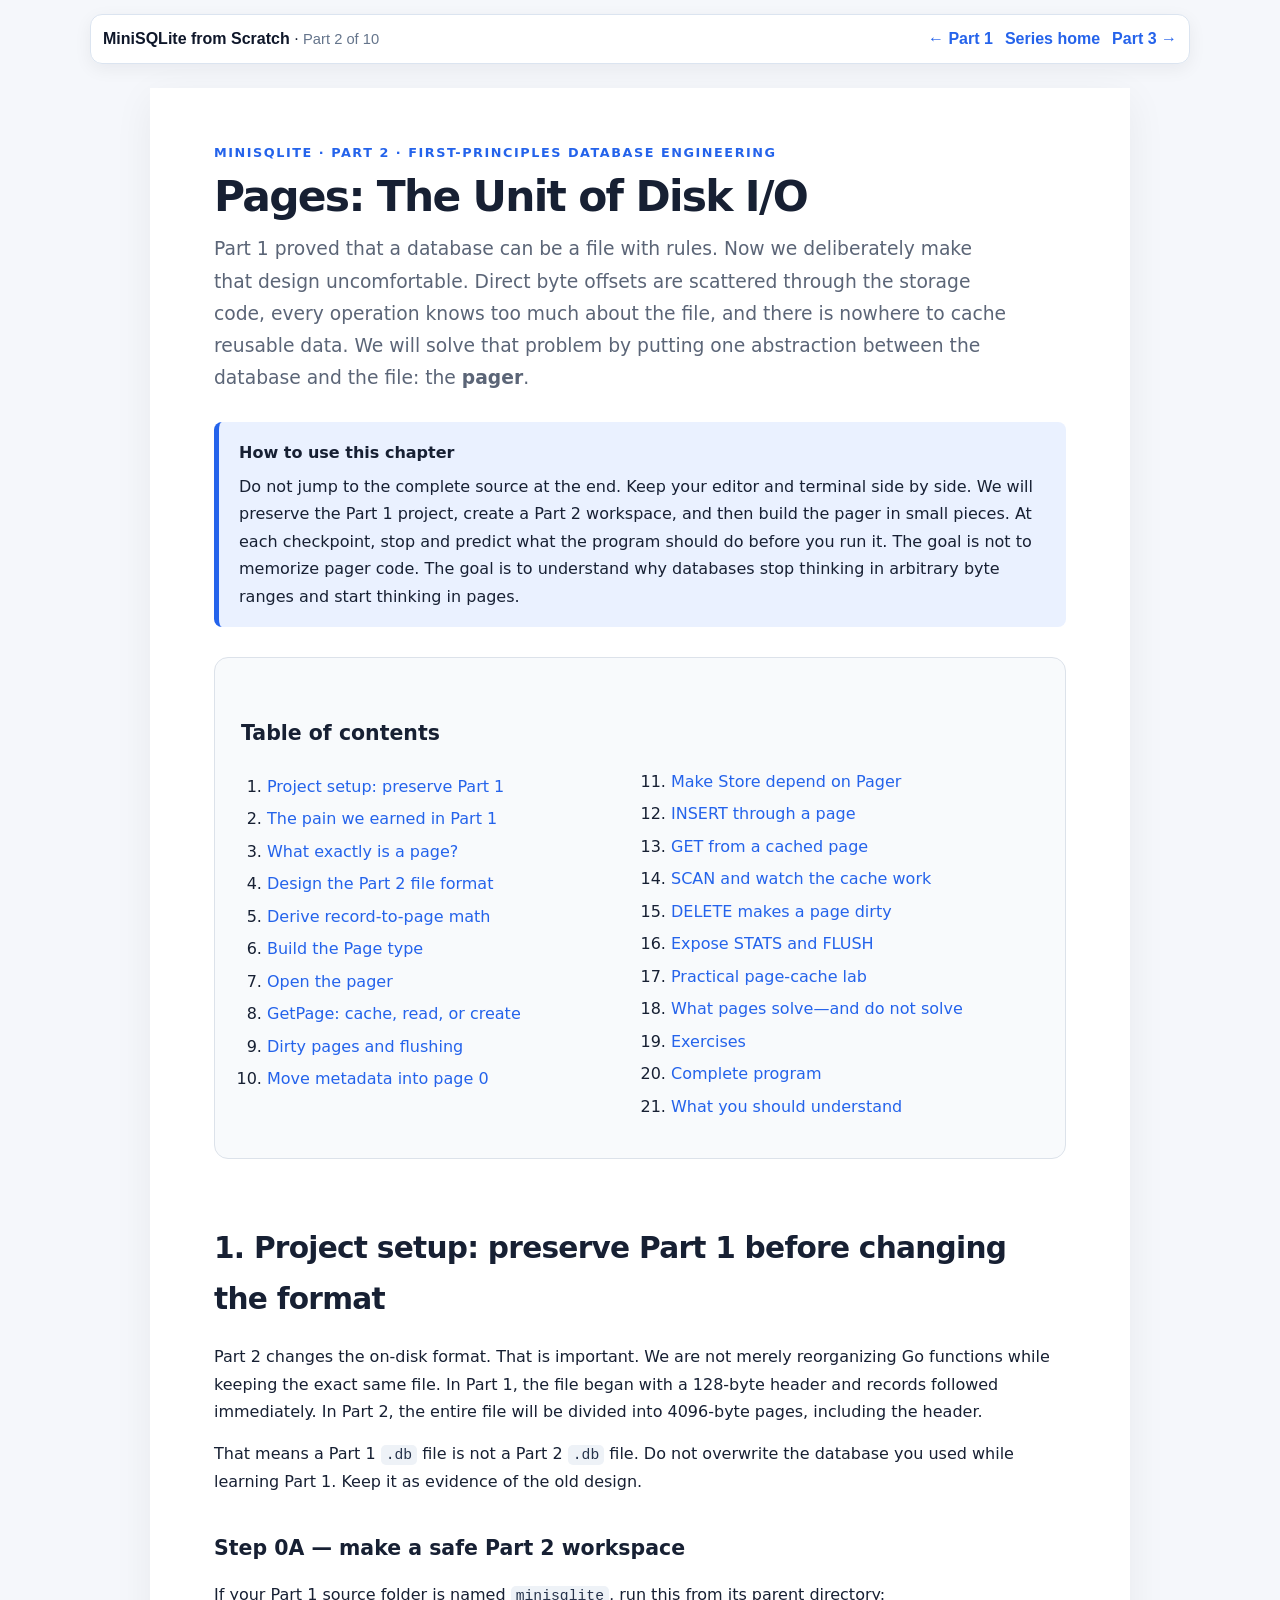
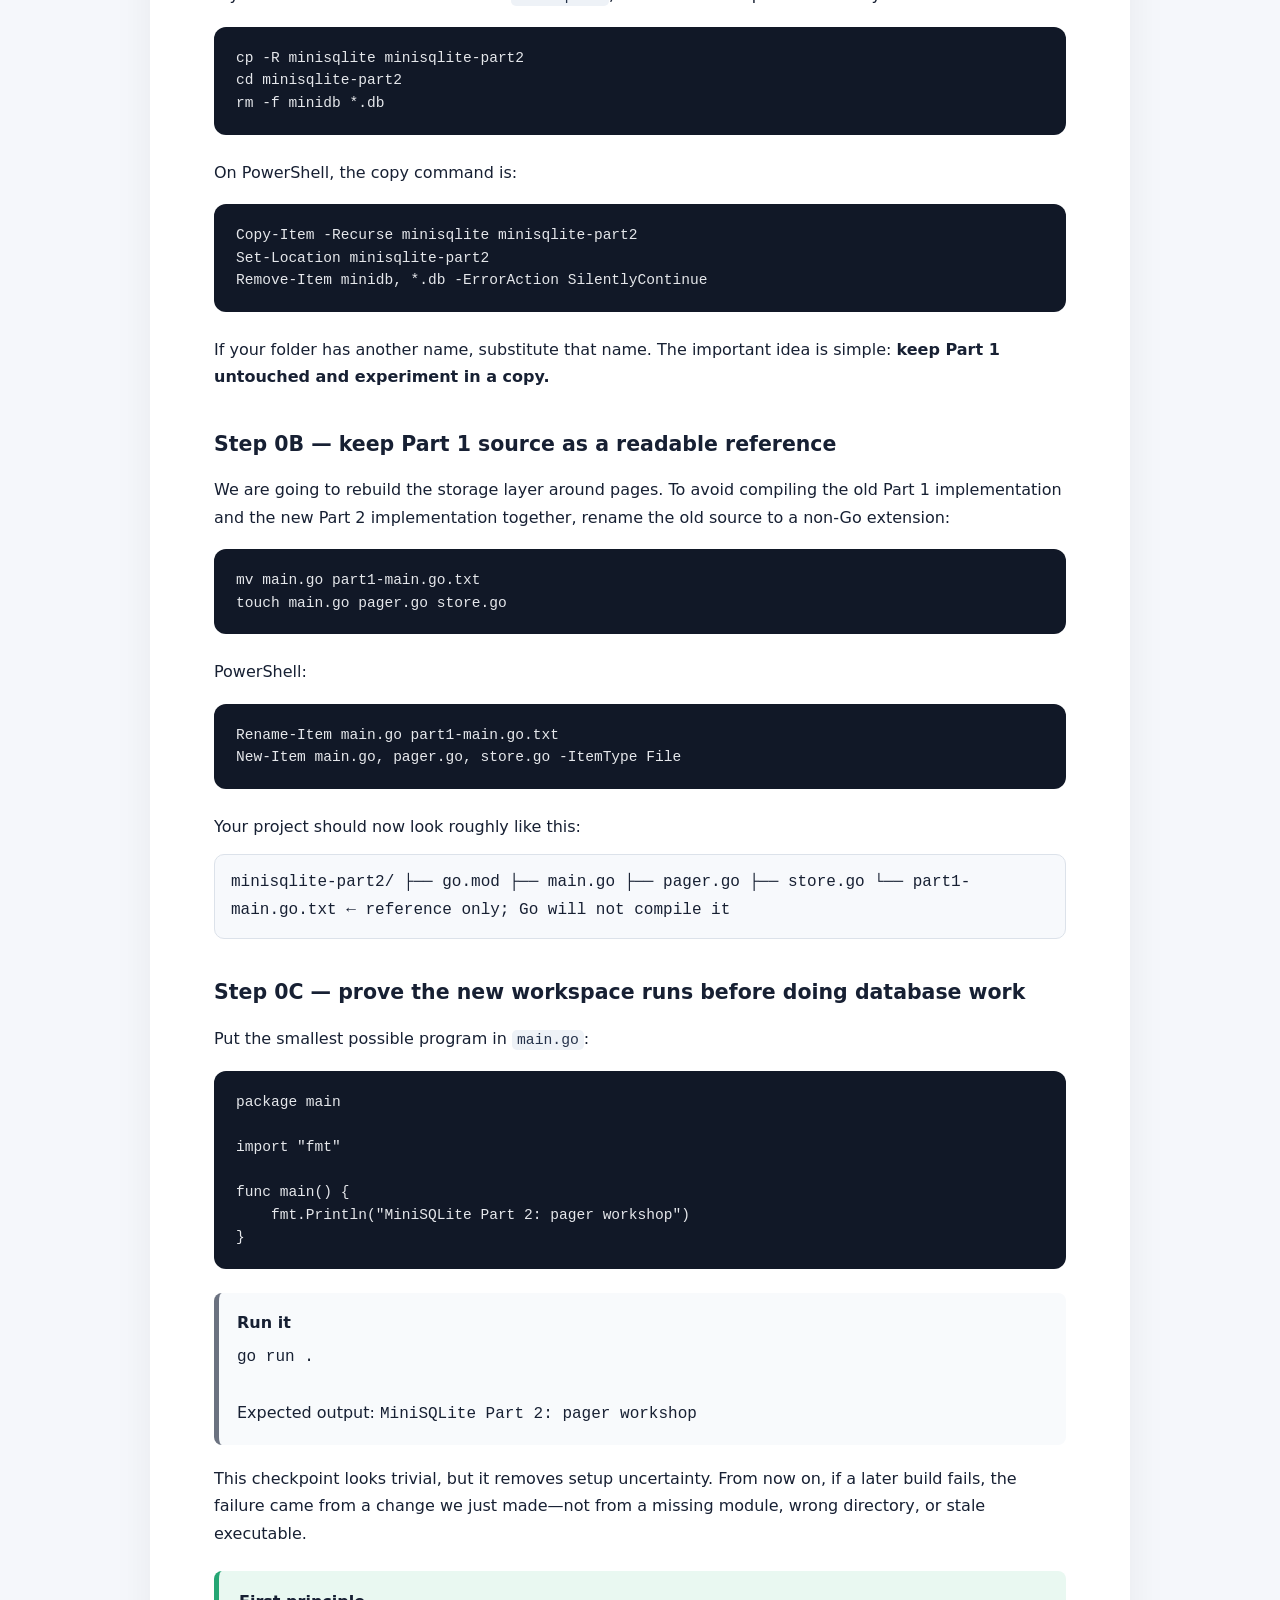
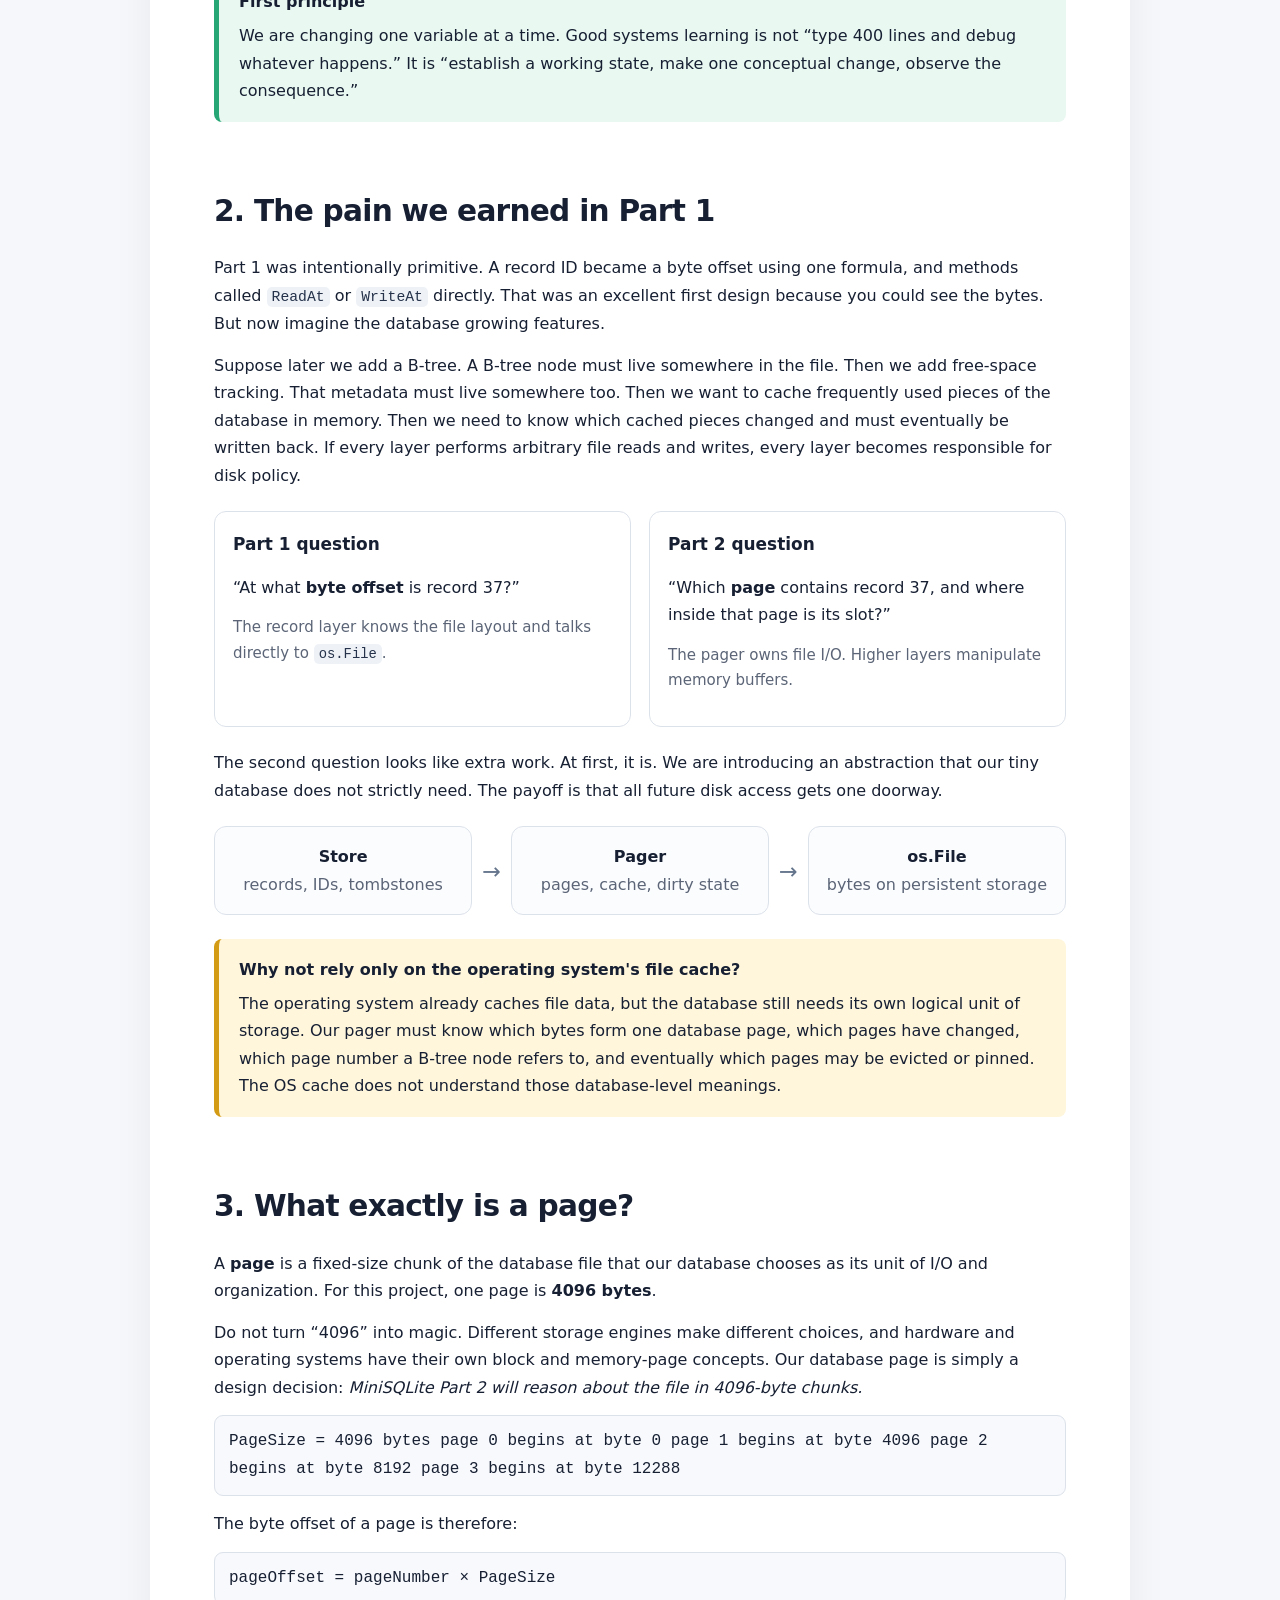
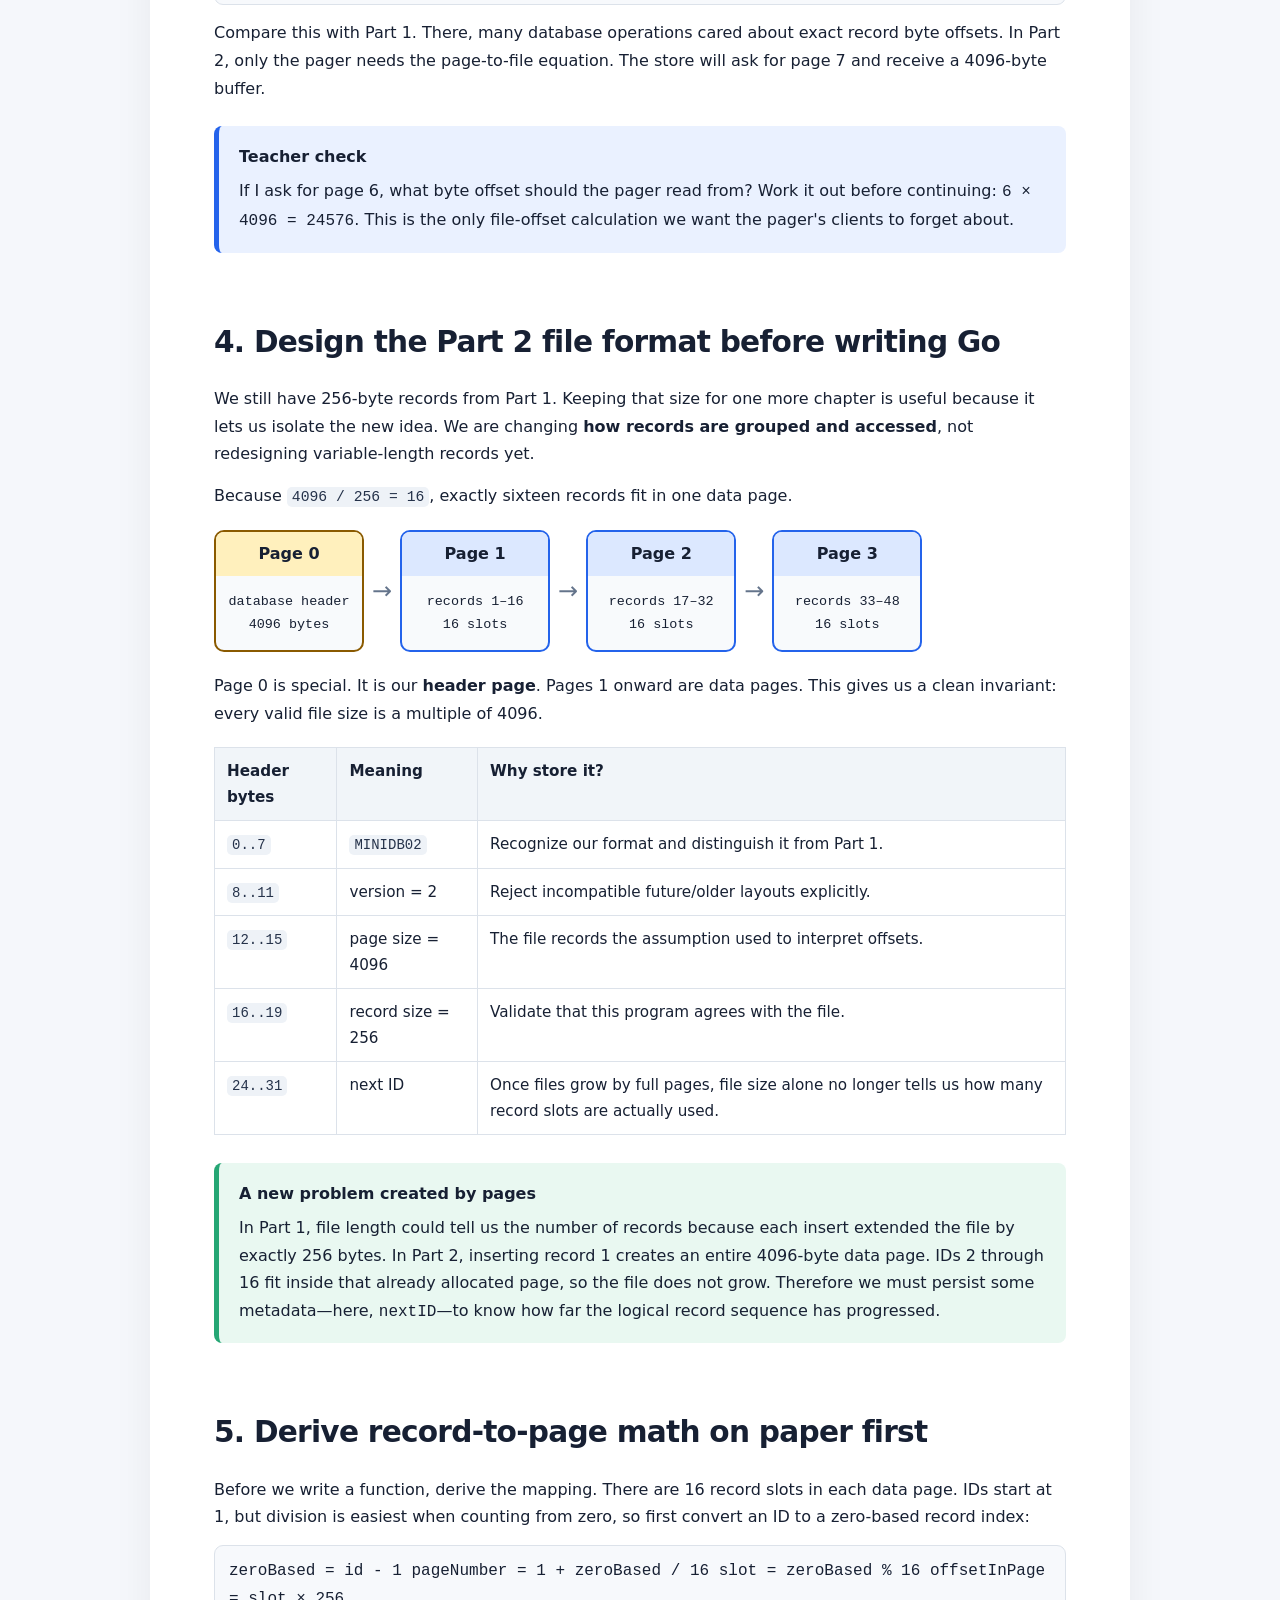
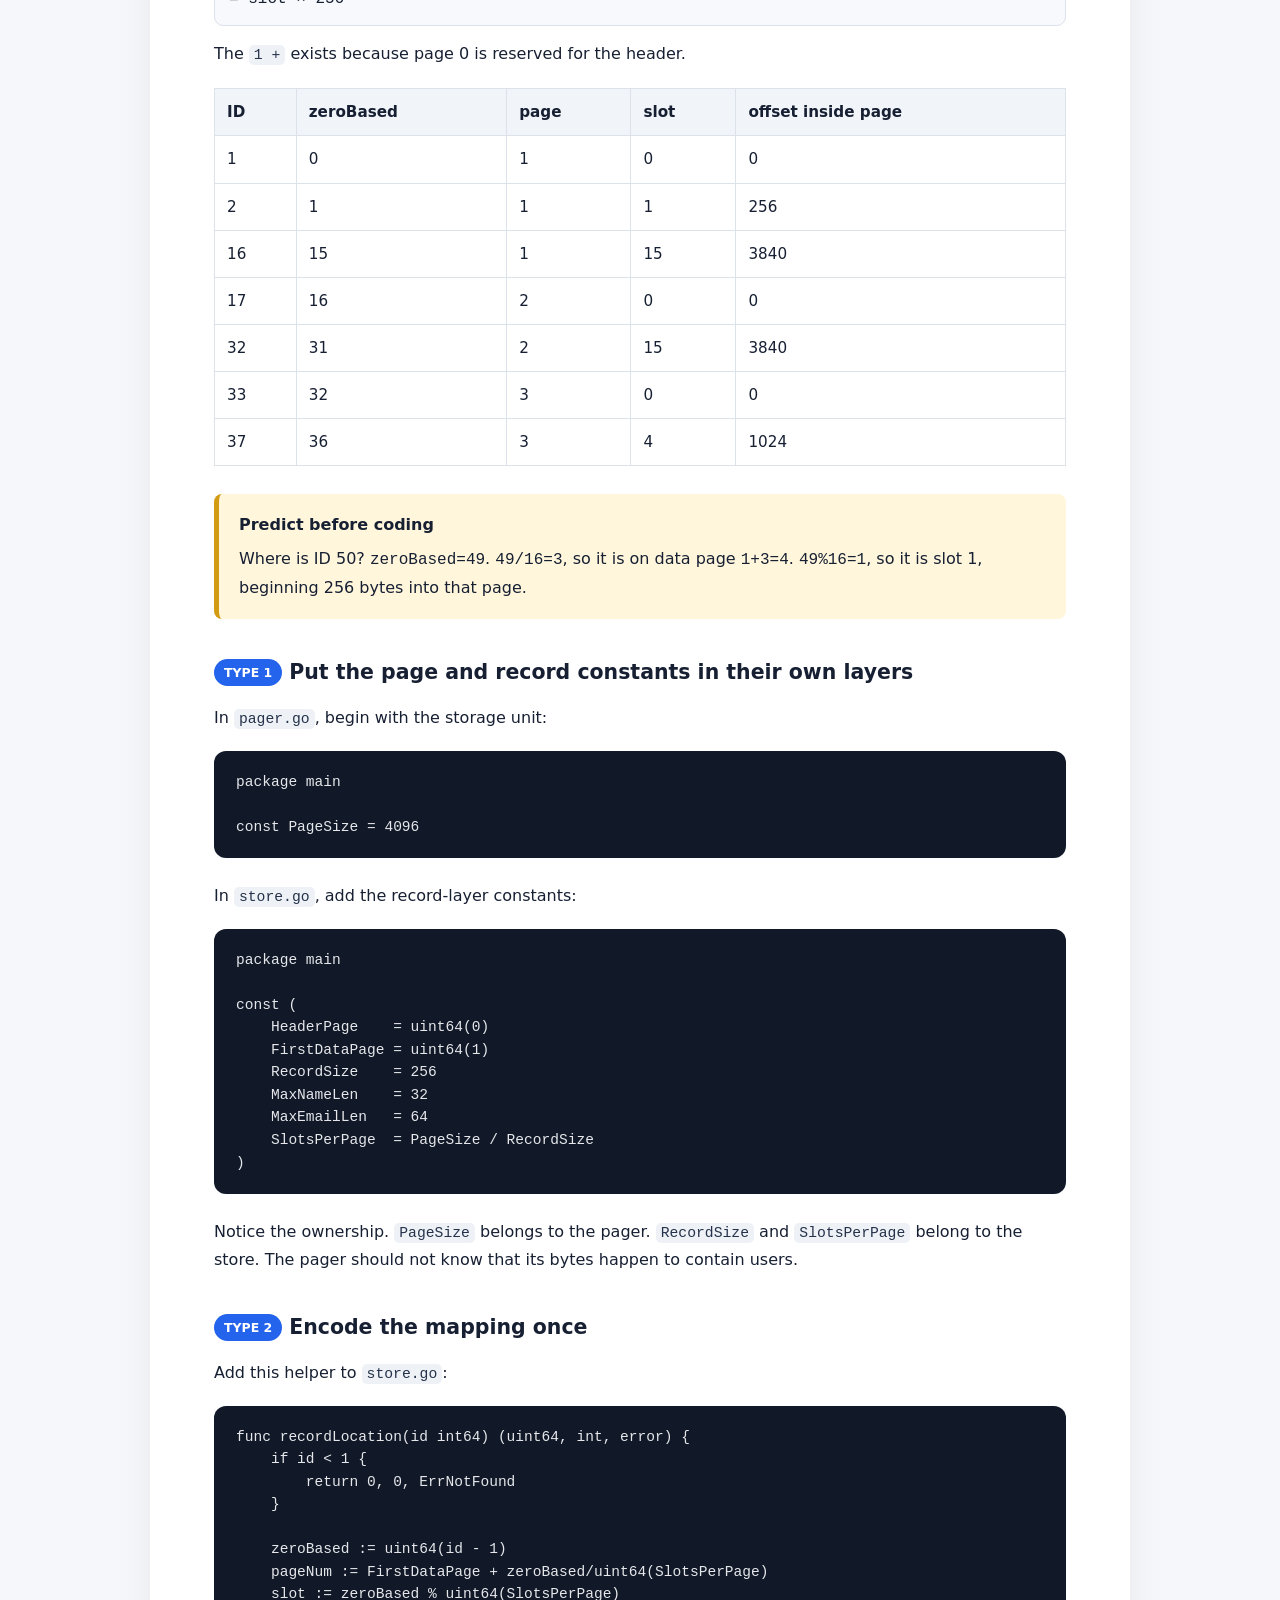
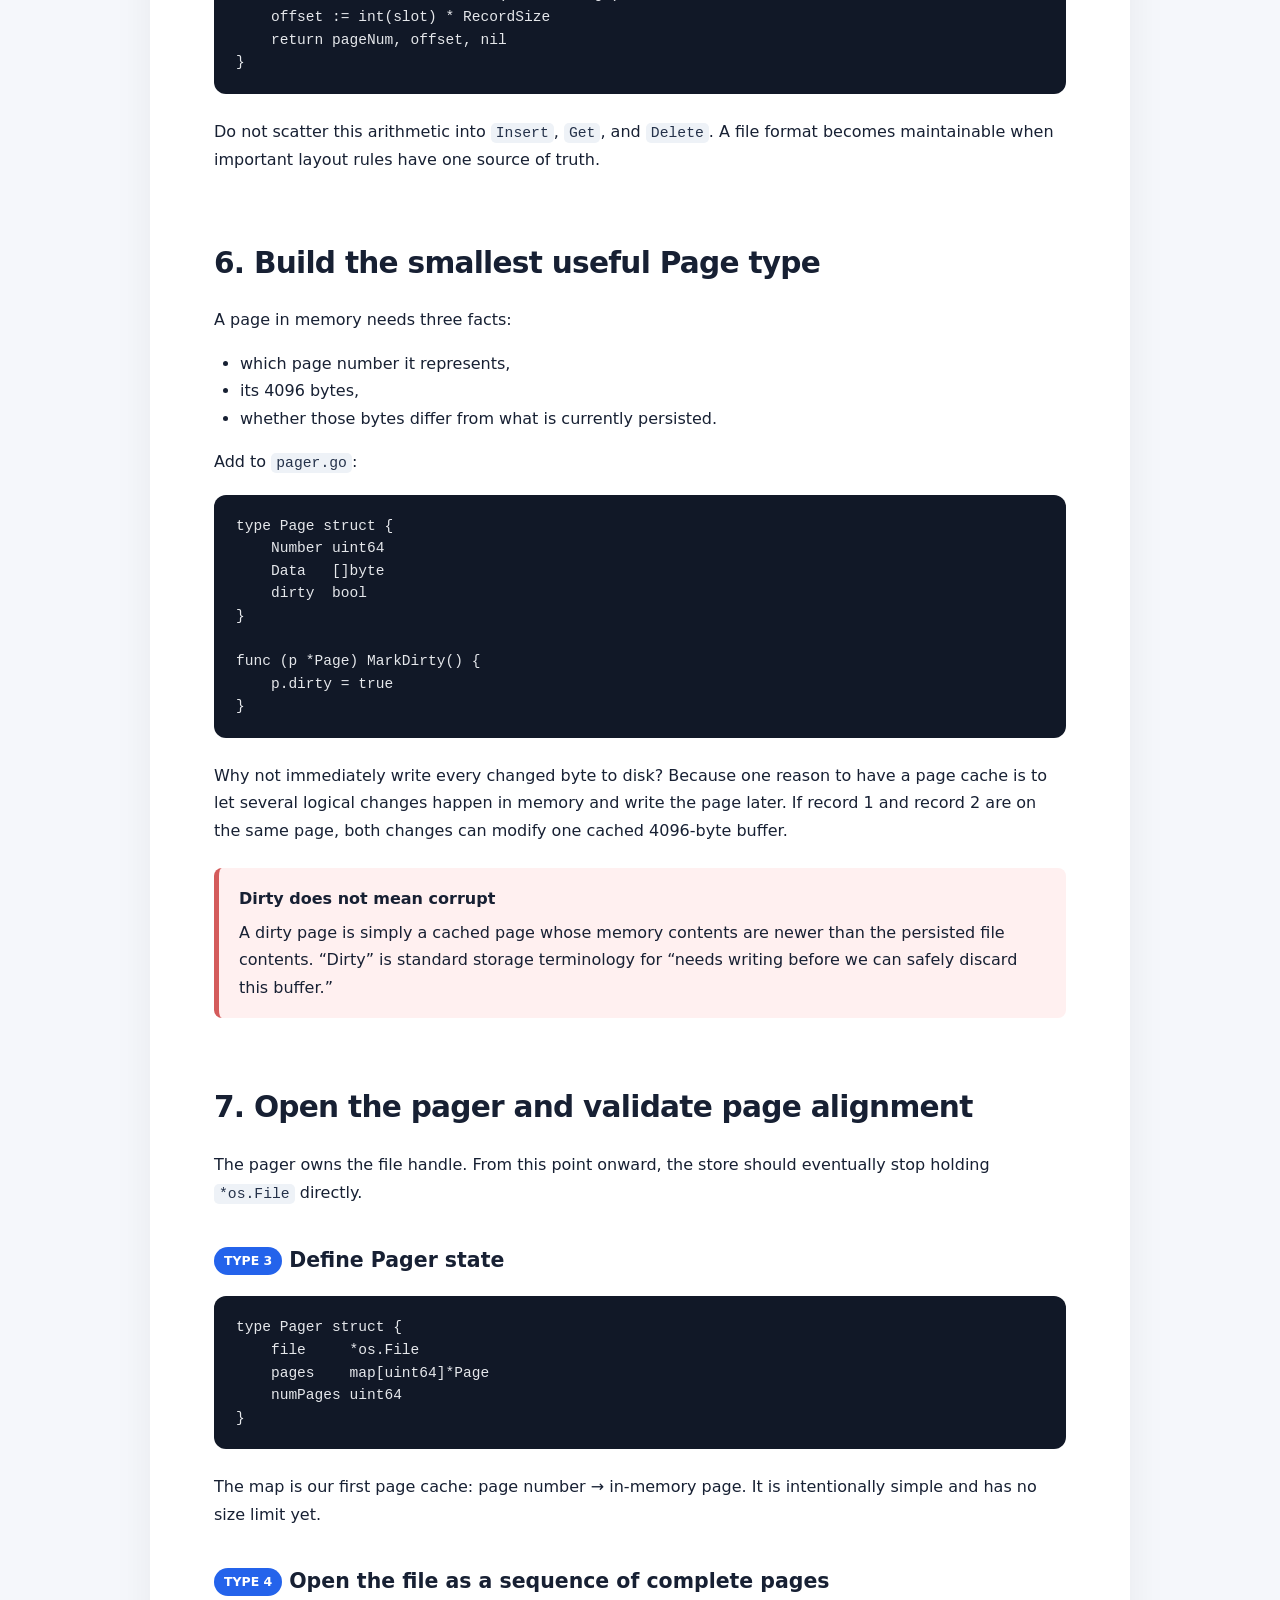
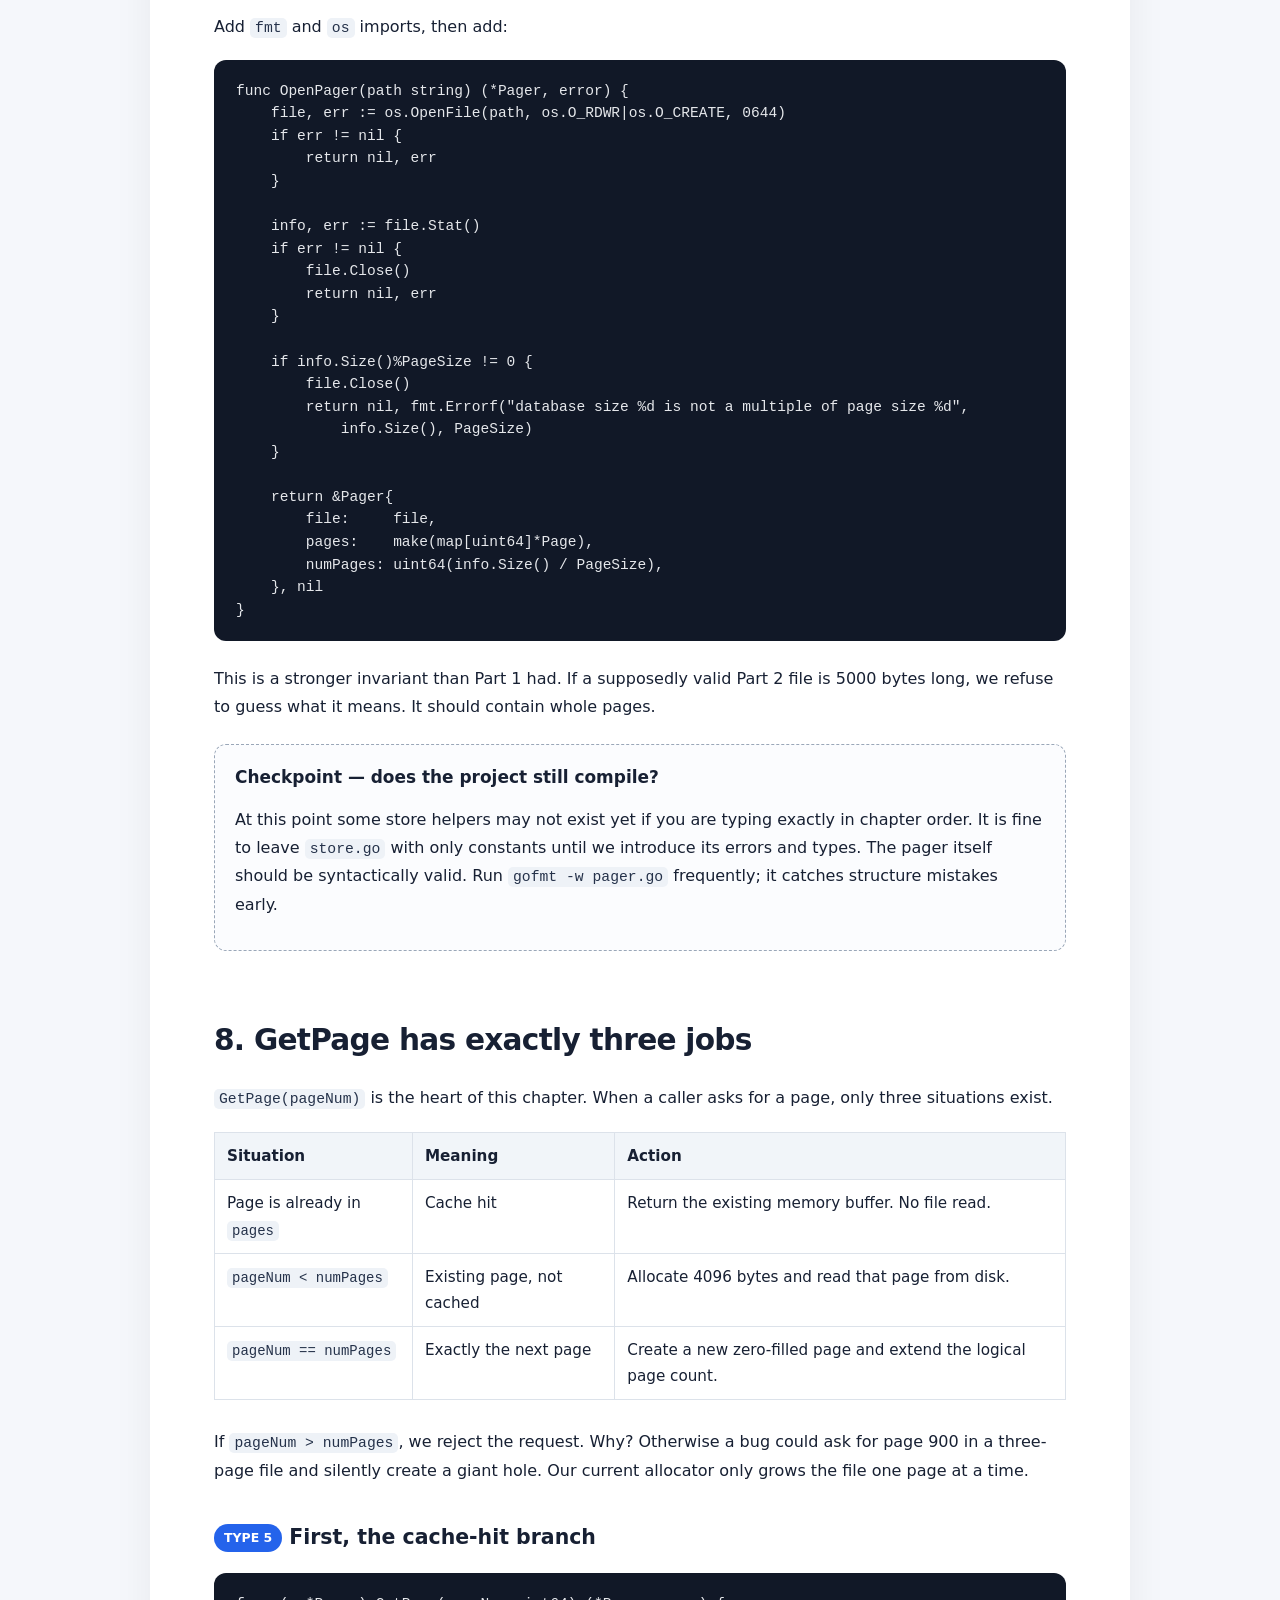
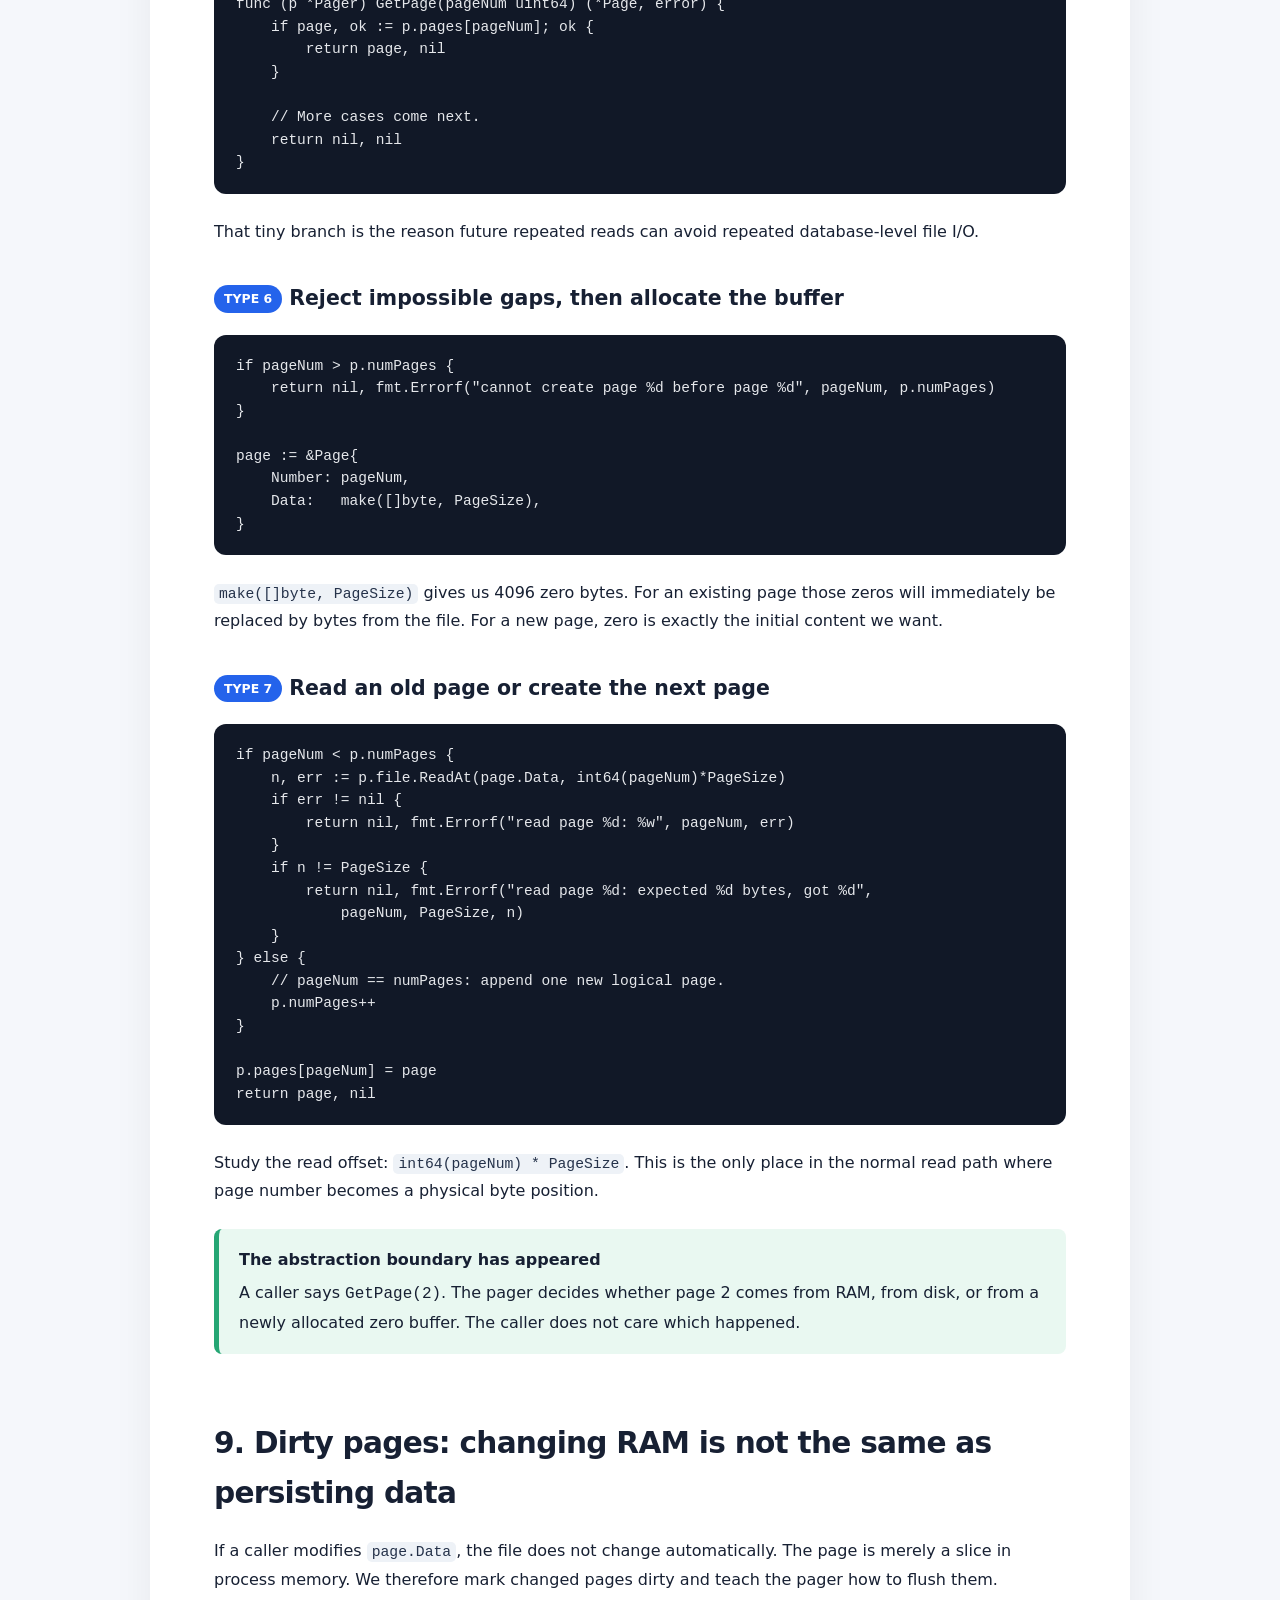
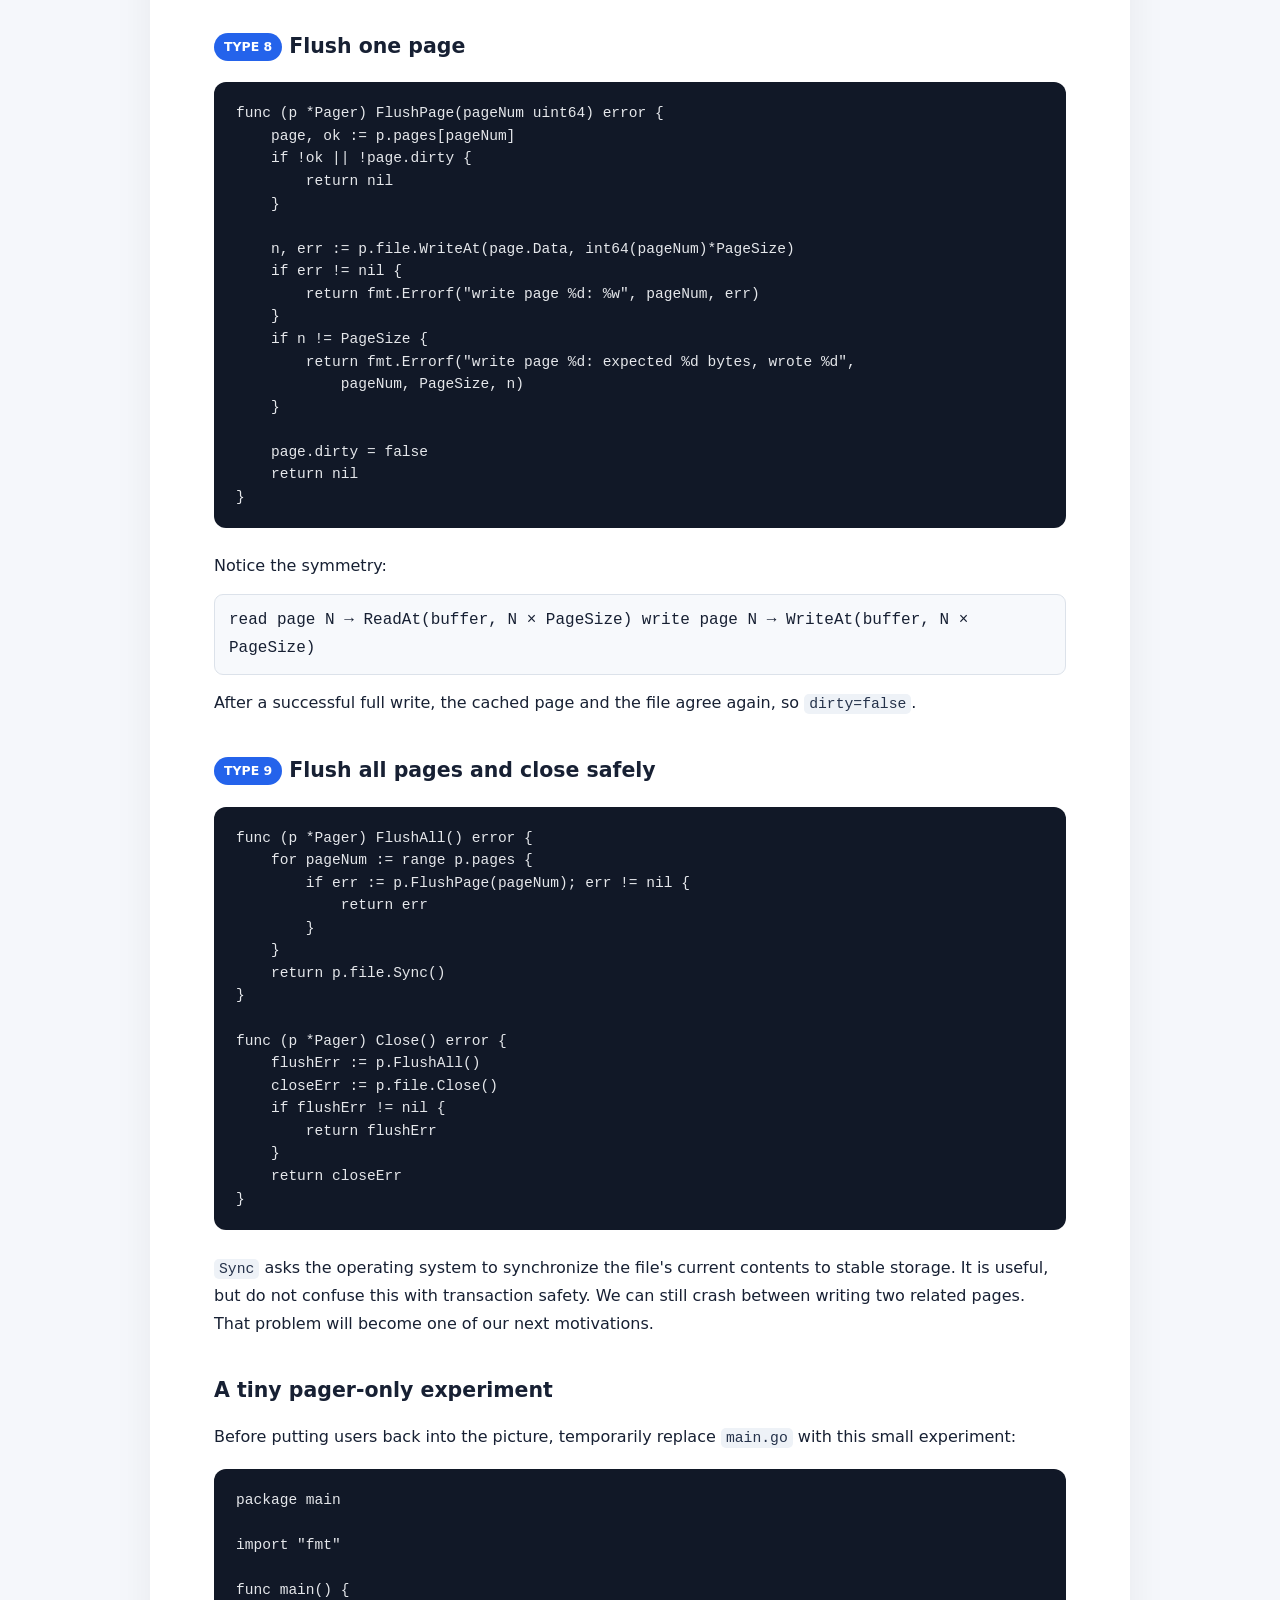
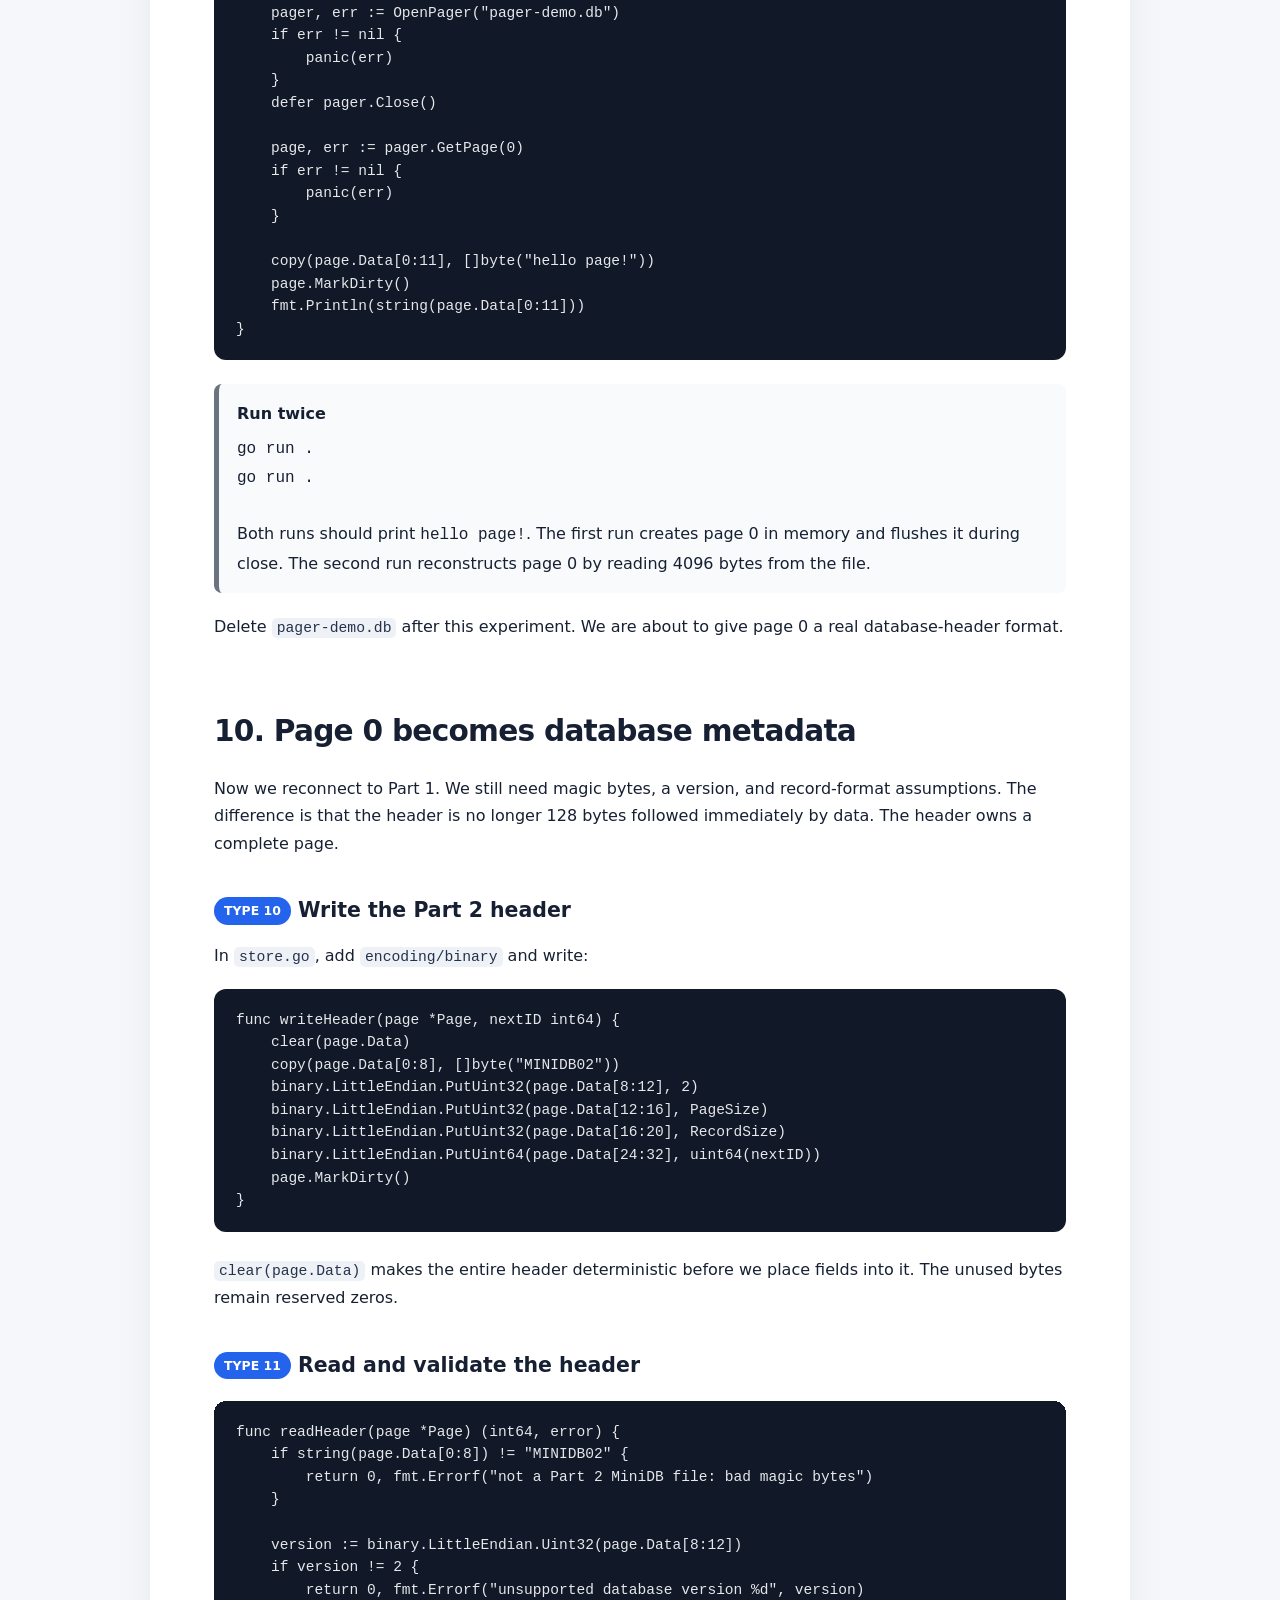
<file: part-02.html>
<!DOCTYPE html>

<html lang="en">
<head>
<meta charset="utf-8"/>
<meta content="width=device-width, initial-scale=1.0" name="viewport"/>
<title>MiniSQLite Part 2 — Pages: The Unit of Disk I/O</title>
<style>
:root{--ink:#172033;--muted:#5b6577;--line:#dce2ea;--blue:#2463eb;--blue2:#eaf1ff;--green:#0d7a54;--green2:#e9f8f1;--amber:#8a5a00;--amber2:#fff6dc;--red:#a33131;--red2:#fff0f0;--code:#111827;--paper:#ffffff;--bg:#f5f7fb;--purple:#6d4aff;--purple2:#f1edff}
*{box-sizing:border-box}body{margin:0;background:var(--bg);color:var(--ink);font-family:Inter,ui-sans-serif,system-ui,-apple-system,"Segoe UI",Roboto,Arial,sans-serif;line-height:1.72}
article{max-width:980px;margin:0 auto;background:var(--paper);padding:54px 64px 90px;box-shadow:0 10px 40px rgba(15,23,42,.06)}
h1{font-size:2.65rem;line-height:1.08;margin:0 0 12px;letter-spacing:-.04em}h2{font-size:1.85rem;margin:64px 0 18px;letter-spacing:-.025em}h3{font-size:1.28rem;margin:36px 0 12px}h4{font-size:1.06rem;margin:24px 0 8px}
p{margin:14px 0}.subtitle{font-size:1.17rem;color:var(--muted);max-width:800px;margin-bottom:28px}.kicker{font-size:.8rem;font-weight:800;text-transform:uppercase;letter-spacing:.12em;color:var(--blue);margin-bottom:10px}
.toc{background:#f8fafc;border:1px solid var(--line);border-radius:14px;padding:22px 26px;margin:30px 0}.toc a{color:var(--blue);text-decoration:none}.toc ol{columns:2;gap:36px}.toc li{margin:5px 0}
.box{border-left:5px solid;border-radius:8px;padding:17px 20px;margin:24px 0}.box strong:first-child{display:block;margin-bottom:6px}.question{background:var(--amber2);border-color:#d39a13}.insight{background:var(--green2);border-color:#25a674}.warning{background:var(--red2);border-color:#d45b5b}.teacher{background:var(--blue2);border-color:var(--blue)}.purplebox{background:var(--purple2);border-color:var(--purple)}
pre{background:var(--code);color:#e5e7eb;padding:20px 22px;border-radius:12px;overflow:auto;font-size:.91rem;line-height:1.55;margin:18px 0 24px}code{font-family:"SFMono-Regular",Consolas,"Liberation Mono",Menlo,monospace}p code,li code,td code{background:#eef2f7;padding:2px 5px;border-radius:5px;color:#25324a;font-size:.92em}
.grid{display:grid;grid-template-columns:1fr 1fr;gap:18px;margin:22px 0}.card{border:1px solid var(--line);border-radius:12px;padding:18px}.card h4{margin-top:0}.mini{font-size:.94rem;color:var(--muted)}
table{width:100%;border-collapse:collapse;margin:20px 0 28px;font-size:.95rem}th,td{border:1px solid var(--line);padding:10px 12px;vertical-align:top}th{background:#f1f5f9;text-align:left}
.checkpoint{border:1px dashed #9aa7b8;border-radius:12px;padding:18px 20px;margin:24px 0;background:#fbfcfe}.checkpoint h4{margin-top:0}.step{display:inline-block;background:var(--blue);color:white;font-weight:800;border-radius:999px;padding:3px 10px;font-size:.78rem;margin-right:7px;vertical-align:2px}
hr{border:0;border-top:1px solid var(--line);margin:48px 0}.final{border:2px solid #1f2937;border-radius:14px;padding:20px 22px;background:#fafafa}.final h3{margin-top:0}
ul,ol{padding-left:26px}.math{font-family:"SFMono-Regular",Consolas,monospace;background:#f7f9fc;border:1px solid var(--line);padding:12px 14px;border-radius:9px;margin:14px 0}.filetree{font-family:"SFMono-Regular",Consolas,monospace;background:#f7f9fc;border:1px solid var(--line);padding:14px 16px;border-radius:10px;margin:14px 0}.run{border-left:5px solid #6b7280;background:#f8fafc;padding:16px 18px;border-radius:8px;margin:20px 0}.run strong{display:block;margin-bottom:6px}
.page-row{display:flex;gap:8px;align-items:stretch;margin:20px 0;overflow:auto}.page{min-width:150px;border:2px solid #65758b;border-radius:10px;background:#f8fafc;overflow:hidden}.page .ph{font-weight:800;background:#e2e8f0;padding:8px;text-align:center}.page .pb{padding:14px 10px;text-align:center;font-family:Consolas,monospace;font-size:.84rem}.page.header{border-color:#8a5a00}.page.header .ph{background:#fff0bd}.page.data{border-color:#2463eb}.page.data .ph{background:#dce8ff}.arrow{font-size:1.5rem;align-self:center;color:#64748b}.slotgrid{display:grid;grid-template-columns:repeat(4,1fr);gap:4px;margin:10px 0}.slot{border:1px solid #9db2cf;background:#edf4ff;padding:8px 4px;border-radius:5px;text-align:center;font-family:Consolas,monospace;font-size:.78rem}.flow{display:grid;grid-template-columns:1fr auto 1fr auto 1fr;gap:10px;align-items:center;margin:22px 0}.flowbox{border:1px solid var(--line);border-radius:12px;padding:16px;text-align:center;background:#fbfcfe}.flowarrow{font-size:1.4rem;color:#64748b}.muted{color:var(--muted)}
@media(max-width:760px){article{padding:34px 22px 70px}.toc ol{columns:1}.grid{grid-template-columns:1fr}.flow{grid-template-columns:1fr}.flowarrow{transform:rotate(90deg)}h1{font-size:2.15rem}}
</style>
<link href="assets/site-nav.css" rel="stylesheet"/><link href="https://venkat1017.github.io/smalldb/part-02.html" rel="canonical"/><meta content="Replace scattered raw offsets with 4096-byte pages, a pager, caching, dirty pages, and flushing." name="description"/></head>
<body><nav class="series-bar"><div><span class="series-title">MiniSQLite from Scratch</span> · <span class="series-part">Part 2 of 10</span></div><div class="series-links"><a href="part-01.html">← Part 1</a><a href="index.html">Series home</a><a href="part-03.html">Part 3 →</a></div></nav>
<article>
<div class="kicker">MiniSQLite · Part 2 · First-principles database engineering</div>
<h1>Pages: The Unit of Disk I/O</h1>
<p class="subtitle">Part 1 proved that a database can be a file with rules. Now we deliberately make that design uncomfortable. Direct byte offsets are scattered through the storage code, every operation knows too much about the file, and there is nowhere to cache reusable data. We will solve that problem by putting one abstraction between the database and the file: the <strong>pager</strong>.</p>
<div class="box teacher"><strong>How to use this chapter</strong>Do not jump to the complete source at the end. Keep your editor and terminal side by side. We will preserve the Part 1 project, create a Part 2 workspace, and then build the pager in small pieces. At each checkpoint, stop and predict what the program should do before you run it. The goal is not to memorize pager code. The goal is to understand why databases stop thinking in arbitrary byte ranges and start thinking in pages.</div>
<div class="toc"><h3>Table of contents</h3><ol>
<li><a href="#setup">Project setup: preserve Part 1</a></li>
<li><a href="#pain">The pain we earned in Part 1</a></li>
<li><a href="#page">What exactly is a page?</a></li>
<li><a href="#layout">Design the Part 2 file format</a></li>
<li><a href="#math">Derive record-to-page math</a></li>
<li><a href="#page-type">Build the Page type</a></li>
<li><a href="#open-pager">Open the pager</a></li>
<li><a href="#get-page">GetPage: cache, read, or create</a></li>
<li><a href="#dirty">Dirty pages and flushing</a></li>
<li><a href="#header">Move metadata into page 0</a></li>
<li><a href="#store">Make Store depend on Pager</a></li>
<li><a href="#insert">INSERT through a page</a></li>
<li><a href="#get">GET from a cached page</a></li>
<li><a href="#scan">SCAN and watch the cache work</a></li>
<li><a href="#delete">DELETE makes a page dirty</a></li>
<li><a href="#cli">Expose STATS and FLUSH</a></li>
<li><a href="#lab">Practical page-cache lab</a></li>
<li><a href="#limits">What pages solve—and do not solve</a></li>
<li><a href="#exercises">Exercises</a></li>
<li><a href="#complete">Complete program</a></li>
<li><a href="#understand">What you should understand</a></li>
</ol></div>
<h2 id="setup">1. Project setup: preserve Part 1 before changing the format</h2>
<p>Part 2 changes the on-disk format. That is important. We are not merely reorganizing Go functions while keeping the exact same file. In Part 1, the file began with a 128-byte header and records followed immediately. In Part 2, the entire file will be divided into 4096-byte pages, including the header.</p>
<p>That means a Part 1 <code>.db</code> file is not a Part 2 <code>.db</code> file. Do not overwrite the database you used while learning Part 1. Keep it as evidence of the old design.</p>
<h3>Step 0A — make a safe Part 2 workspace</h3>
<p>If your Part 1 source folder is named <code>minisqlite</code>, run this from its parent directory:</p>
<pre><code>cp -R minisqlite minisqlite-part2
cd minisqlite-part2
rm -f minidb *.db</code></pre>
<p>On PowerShell, the copy command is:</p>
<pre><code>Copy-Item -Recurse minisqlite minisqlite-part2
Set-Location minisqlite-part2
Remove-Item minidb, *.db -ErrorAction SilentlyContinue</code></pre>
<p>If your folder has another name, substitute that name. The important idea is simple: <strong>keep Part 1 untouched and experiment in a copy.</strong></p>
<h3>Step 0B — keep Part 1 source as a readable reference</h3>
<p>We are going to rebuild the storage layer around pages. To avoid compiling the old Part 1 implementation and the new Part 2 implementation together, rename the old source to a non-Go extension:</p>
<pre><code>mv main.go part1-main.go.txt
touch main.go pager.go store.go</code></pre>
<p>PowerShell:</p>
<pre><code>Rename-Item main.go part1-main.go.txt
New-Item main.go, pager.go, store.go -ItemType File</code></pre>
<p>Your project should now look roughly like this:</p>
<div class="filetree">minisqlite-part2/
├── go.mod
├── main.go
├── pager.go
├── store.go
└── part1-main.go.txt   ← reference only; Go will not compile it</div>
<h3>Step 0C — prove the new workspace runs before doing database work</h3>
<p>Put the smallest possible program in <code>main.go</code>:</p>
<pre><code>package main

import "fmt"

func main() {
    fmt.Println("MiniSQLite Part 2: pager workshop")
}</code></pre>
<div class="run"><strong>Run it</strong><code>go run .</code><br/><br/>Expected output: <code>MiniSQLite Part 2: pager workshop</code></div>
<p>This checkpoint looks trivial, but it removes setup uncertainty. From now on, if a later build fails, the failure came from a change we just made—not from a missing module, wrong directory, or stale executable.</p>
<div class="box insight"><strong>First principle</strong>We are changing one variable at a time. Good systems learning is not “type 400 lines and debug whatever happens.” It is “establish a working state, make one conceptual change, observe the consequence.”</div>
<h2 id="pain">2. The pain we earned in Part 1</h2>
<p>Part 1 was intentionally primitive. A record ID became a byte offset using one formula, and methods called <code>ReadAt</code> or <code>WriteAt</code> directly. That was an excellent first design because you could see the bytes. But now imagine the database growing features.</p>
<p>Suppose later we add a B-tree. A B-tree node must live somewhere in the file. Then we add free-space tracking. That metadata must live somewhere too. Then we want to cache frequently used pieces of the database in memory. Then we need to know which cached pieces changed and must eventually be written back. If every layer performs arbitrary file reads and writes, every layer becomes responsible for disk policy.</p>
<div class="grid">
<div class="card"><h4>Part 1 question</h4><p>“At what <strong>byte offset</strong> is record 37?”</p><p class="mini">The record layer knows the file layout and talks directly to <code>os.File</code>.</p></div>
<div class="card"><h4>Part 2 question</h4><p>“Which <strong>page</strong> contains record 37, and where inside that page is its slot?”</p><p class="mini">The pager owns file I/O. Higher layers manipulate memory buffers.</p></div>
</div>
<p>The second question looks like extra work. At first, it is. We are introducing an abstraction that our tiny database does not strictly need. The payoff is that all future disk access gets one doorway.</p>
<div class="flow"><div class="flowbox"><strong>Store</strong><br/><span class="muted">records, IDs, tombstones</span></div><div class="flowarrow">→</div><div class="flowbox"><strong>Pager</strong><br/><span class="muted">pages, cache, dirty state</span></div><div class="flowarrow">→</div><div class="flowbox"><strong>os.File</strong><br/><span class="muted">bytes on persistent storage</span></div></div>
<div class="box question"><strong>Why not rely only on the operating system's file cache?</strong>The operating system already caches file data, but the database still needs its own logical unit of storage. Our pager must know which bytes form one database page, which pages have changed, which page number a B-tree node refers to, and eventually which pages may be evicted or pinned. The OS cache does not understand those database-level meanings.</div>
<h2 id="page">3. What exactly is a page?</h2>
<p>A <strong>page</strong> is a fixed-size chunk of the database file that our database chooses as its unit of I/O and organization. For this project, one page is <strong>4096 bytes</strong>.</p>
<p>Do not turn “4096” into magic. Different storage engines make different choices, and hardware and operating systems have their own block and memory-page concepts. Our database page is simply a design decision: <em>MiniSQLite Part 2 will reason about the file in 4096-byte chunks.</em></p>
<div class="math">PageSize = 4096 bytes

page 0 begins at byte     0
page 1 begins at byte  4096
page 2 begins at byte  8192
page 3 begins at byte 12288</div>
<p>The byte offset of a page is therefore:</p>
<div class="math">pageOffset = pageNumber × PageSize</div>
<p>Compare this with Part 1. There, many database operations cared about exact record byte offsets. In Part 2, only the pager needs the page-to-file equation. The store will ask for page 7 and receive a 4096-byte buffer.</p>
<div class="box teacher"><strong>Teacher check</strong>If I ask for page 6, what byte offset should the pager read from? Work it out before continuing: <code>6 × 4096 = 24576</code>. This is the only file-offset calculation we want the pager's clients to forget about.</div>
<h2 id="layout">4. Design the Part 2 file format before writing Go</h2>
<p>We still have 256-byte records from Part 1. Keeping that size for one more chapter is useful because it lets us isolate the new idea. We are changing <strong>how records are grouped and accessed</strong>, not redesigning variable-length records yet.</p>
<p>Because <code>4096 / 256 = 16</code>, exactly sixteen records fit in one data page.</p>
<div class="page-row">
<div class="page header"><div class="ph">Page 0</div><div class="pb">database header<br/>4096 bytes</div></div><div class="arrow">→</div>
<div class="page data"><div class="ph">Page 1</div><div class="pb">records 1–16<br/>16 slots</div></div><div class="arrow">→</div>
<div class="page data"><div class="ph">Page 2</div><div class="pb">records 17–32<br/>16 slots</div></div><div class="arrow">→</div>
<div class="page data"><div class="ph">Page 3</div><div class="pb">records 33–48<br/>16 slots</div></div>
</div>
<p>Page 0 is special. It is our <strong>header page</strong>. Pages 1 onward are data pages. This gives us a clean invariant: every valid file size is a multiple of 4096.</p>
<table><thead><tr><th>Header bytes</th><th>Meaning</th><th>Why store it?</th></tr></thead><tbody>
<tr><td><code>0..7</code></td><td><code>MINIDB02</code></td><td>Recognize our format and distinguish it from Part 1.</td></tr>
<tr><td><code>8..11</code></td><td>version = 2</td><td>Reject incompatible future/older layouts explicitly.</td></tr>
<tr><td><code>12..15</code></td><td>page size = 4096</td><td>The file records the assumption used to interpret offsets.</td></tr>
<tr><td><code>16..19</code></td><td>record size = 256</td><td>Validate that this program agrees with the file.</td></tr>
<tr><td><code>24..31</code></td><td>next ID</td><td>Once files grow by full pages, file size alone no longer tells us how many record slots are actually used.</td></tr>
</tbody></table>
<div class="box insight"><strong>A new problem created by pages</strong>In Part 1, file length could tell us the number of records because each insert extended the file by exactly 256 bytes. In Part 2, inserting record 1 creates an entire 4096-byte data page. IDs 2 through 16 fit inside that already allocated page, so the file does not grow. Therefore we must persist some metadata—here, <code>nextID</code>—to know how far the logical record sequence has progressed.</div>
<h2 id="math">5. Derive record-to-page math on paper first</h2>
<p>Before we write a function, derive the mapping. There are 16 record slots in each data page. IDs start at 1, but division is easiest when counting from zero, so first convert an ID to a zero-based record index:</p>
<div class="math">zeroBased = id - 1
pageNumber = 1 + zeroBased / 16
slot       = zeroBased % 16
offsetInPage = slot × 256</div>
<p>The <code>1 +</code> exists because page 0 is reserved for the header.</p>
<table><thead><tr><th>ID</th><th>zeroBased</th><th>page</th><th>slot</th><th>offset inside page</th></tr></thead><tbody>
<tr><td>1</td><td>0</td><td>1</td><td>0</td><td>0</td></tr>
<tr><td>2</td><td>1</td><td>1</td><td>1</td><td>256</td></tr>
<tr><td>16</td><td>15</td><td>1</td><td>15</td><td>3840</td></tr>
<tr><td>17</td><td>16</td><td>2</td><td>0</td><td>0</td></tr>
<tr><td>32</td><td>31</td><td>2</td><td>15</td><td>3840</td></tr>
<tr><td>33</td><td>32</td><td>3</td><td>0</td><td>0</td></tr>
<tr><td>37</td><td>36</td><td>3</td><td>4</td><td>1024</td></tr>
</tbody></table>
<div class="box question"><strong>Predict before coding</strong>Where is ID 50? <code>zeroBased=49</code>. <code>49/16=3</code>, so it is on data page <code>1+3=4</code>. <code>49%16=1</code>, so it is slot 1, beginning 256 bytes into that page.</div>
<h3><span class="step">TYPE 1</span>Put the page and record constants in their own layers</h3>
<p>In <code>pager.go</code>, begin with the storage unit:</p>
<pre><code>package main

const PageSize = 4096</code></pre>
<p>In <code>store.go</code>, add the record-layer constants:</p>
<pre><code>package main

const (
    HeaderPage    = uint64(0)
    FirstDataPage = uint64(1)
    RecordSize    = 256
    MaxNameLen    = 32
    MaxEmailLen   = 64
    SlotsPerPage  = PageSize / RecordSize
)</code></pre>
<p>Notice the ownership. <code>PageSize</code> belongs to the pager. <code>RecordSize</code> and <code>SlotsPerPage</code> belong to the store. The pager should not know that its bytes happen to contain users.</p>
<h3><span class="step">TYPE 2</span>Encode the mapping once</h3>
<p>Add this helper to <code>store.go</code>:</p>
<pre><code>func recordLocation(id int64) (uint64, int, error) {
    if id &lt; 1 {
        return 0, 0, ErrNotFound
    }

    zeroBased := uint64(id - 1)
    pageNum := FirstDataPage + zeroBased/uint64(SlotsPerPage)
    slot := zeroBased % uint64(SlotsPerPage)
    offset := int(slot) * RecordSize
    return pageNum, offset, nil
}</code></pre>
<p>Do not scatter this arithmetic into <code>Insert</code>, <code>Get</code>, and <code>Delete</code>. A file format becomes maintainable when important layout rules have one source of truth.</p>
<h2 id="page-type">6. Build the smallest useful Page type</h2>
<p>A page in memory needs three facts:</p>
<ul><li>which page number it represents,</li><li>its 4096 bytes,</li><li>whether those bytes differ from what is currently persisted.</li></ul>
<p>Add to <code>pager.go</code>:</p>
<pre><code>type Page struct {
    Number uint64
    Data   []byte
    dirty  bool
}

func (p *Page) MarkDirty() {
    p.dirty = true
}</code></pre>
<p>Why not immediately write every changed byte to disk? Because one reason to have a page cache is to let several logical changes happen in memory and write the page later. If record 1 and record 2 are on the same page, both changes can modify one cached 4096-byte buffer.</p>
<div class="box warning"><strong>Dirty does not mean corrupt</strong>A dirty page is simply a cached page whose memory contents are newer than the persisted file contents. “Dirty” is standard storage terminology for “needs writing before we can safely discard this buffer.”</div>
<h2 id="open-pager">7. Open the pager and validate page alignment</h2>
<p>The pager owns the file handle. From this point onward, the store should eventually stop holding <code>*os.File</code> directly.</p>
<h3><span class="step">TYPE 3</span>Define Pager state</h3>
<pre><code>type Pager struct {
    file     *os.File
    pages    map[uint64]*Page
    numPages uint64
}</code></pre>
<p>The map is our first page cache: page number → in-memory page. It is intentionally simple and has no size limit yet.</p>
<h3><span class="step">TYPE 4</span>Open the file as a sequence of complete pages</h3>
<p>Add <code>fmt</code> and <code>os</code> imports, then add:</p>
<pre><code>func OpenPager(path string) (*Pager, error) {
    file, err := os.OpenFile(path, os.O_RDWR|os.O_CREATE, 0644)
    if err != nil {
        return nil, err
    }

    info, err := file.Stat()
    if err != nil {
        file.Close()
        return nil, err
    }

    if info.Size()%PageSize != 0 {
        file.Close()
        return nil, fmt.Errorf("database size %d is not a multiple of page size %d",
            info.Size(), PageSize)
    }

    return &amp;Pager{
        file:     file,
        pages:    make(map[uint64]*Page),
        numPages: uint64(info.Size() / PageSize),
    }, nil
}</code></pre>
<p>This is a stronger invariant than Part 1 had. If a supposedly valid Part 2 file is 5000 bytes long, we refuse to guess what it means. It should contain whole pages.</p>
<div class="checkpoint"><h4>Checkpoint — does the project still compile?</h4><p>At this point some store helpers may not exist yet if you are typing exactly in chapter order. It is fine to leave <code>store.go</code> with only constants until we introduce its errors and types. The pager itself should be syntactically valid. Run <code>gofmt -w pager.go</code> frequently; it catches structure mistakes early.</p></div>
<h2 id="get-page">8. GetPage has exactly three jobs</h2>
<p><code>GetPage(pageNum)</code> is the heart of this chapter. When a caller asks for a page, only three situations exist.</p>
<table><thead><tr><th>Situation</th><th>Meaning</th><th>Action</th></tr></thead><tbody>
<tr><td>Page is already in <code>pages</code></td><td>Cache hit</td><td>Return the existing memory buffer. No file read.</td></tr>
<tr><td><code>pageNum &lt; numPages</code></td><td>Existing page, not cached</td><td>Allocate 4096 bytes and read that page from disk.</td></tr>
<tr><td><code>pageNum == numPages</code></td><td>Exactly the next page</td><td>Create a new zero-filled page and extend the logical page count.</td></tr>
</tbody></table>
<p>If <code>pageNum &gt; numPages</code>, we reject the request. Why? Otherwise a bug could ask for page 900 in a three-page file and silently create a giant hole. Our current allocator only grows the file one page at a time.</p>
<h3><span class="step">TYPE 5</span>First, the cache-hit branch</h3>
<pre><code>func (p *Pager) GetPage(pageNum uint64) (*Page, error) {
    if page, ok := p.pages[pageNum]; ok {
        return page, nil
    }

    // More cases come next.
    return nil, nil
}</code></pre>
<p>That tiny branch is the reason future repeated reads can avoid repeated database-level file I/O.</p>
<h3><span class="step">TYPE 6</span>Reject impossible gaps, then allocate the buffer</h3>
<pre><code>if pageNum &gt; p.numPages {
    return nil, fmt.Errorf("cannot create page %d before page %d", pageNum, p.numPages)
}

page := &amp;Page{
    Number: pageNum,
    Data:   make([]byte, PageSize),
}</code></pre>
<p><code>make([]byte, PageSize)</code> gives us 4096 zero bytes. For an existing page those zeros will immediately be replaced by bytes from the file. For a new page, zero is exactly the initial content we want.</p>
<h3><span class="step">TYPE 7</span>Read an old page or create the next page</h3>
<pre><code>if pageNum &lt; p.numPages {
    n, err := p.file.ReadAt(page.Data, int64(pageNum)*PageSize)
    if err != nil {
        return nil, fmt.Errorf("read page %d: %w", pageNum, err)
    }
    if n != PageSize {
        return nil, fmt.Errorf("read page %d: expected %d bytes, got %d",
            pageNum, PageSize, n)
    }
} else {
    // pageNum == numPages: append one new logical page.
    p.numPages++
}

p.pages[pageNum] = page
return page, nil</code></pre>
<p>Study the read offset: <code>int64(pageNum) * PageSize</code>. This is the only place in the normal read path where page number becomes a physical byte position.</p>
<div class="box insight"><strong>The abstraction boundary has appeared</strong>A caller says <code>GetPage(2)</code>. The pager decides whether page 2 comes from RAM, from disk, or from a newly allocated zero buffer. The caller does not care which happened.</div>
<h2 id="dirty">9. Dirty pages: changing RAM is not the same as persisting data</h2>
<p>If a caller modifies <code>page.Data</code>, the file does not change automatically. The page is merely a slice in process memory. We therefore mark changed pages dirty and teach the pager how to flush them.</p>
<h3><span class="step">TYPE 8</span>Flush one page</h3>
<pre><code>func (p *Pager) FlushPage(pageNum uint64) error {
    page, ok := p.pages[pageNum]
    if !ok || !page.dirty {
        return nil
    }

    n, err := p.file.WriteAt(page.Data, int64(pageNum)*PageSize)
    if err != nil {
        return fmt.Errorf("write page %d: %w", pageNum, err)
    }
    if n != PageSize {
        return fmt.Errorf("write page %d: expected %d bytes, wrote %d",
            pageNum, PageSize, n)
    }

    page.dirty = false
    return nil
}</code></pre>
<p>Notice the symmetry:</p>
<div class="math">read page N  → ReadAt(buffer, N × PageSize)
write page N → WriteAt(buffer, N × PageSize)</div>
<p>After a successful full write, the cached page and the file agree again, so <code>dirty=false</code>.</p>
<h3><span class="step">TYPE 9</span>Flush all pages and close safely</h3>
<pre><code>func (p *Pager) FlushAll() error {
    for pageNum := range p.pages {
        if err := p.FlushPage(pageNum); err != nil {
            return err
        }
    }
    return p.file.Sync()
}

func (p *Pager) Close() error {
    flushErr := p.FlushAll()
    closeErr := p.file.Close()
    if flushErr != nil {
        return flushErr
    }
    return closeErr
}</code></pre>
<p><code>Sync</code> asks the operating system to synchronize the file's current contents to stable storage. It is useful, but do not confuse this with transaction safety. We can still crash between writing two related pages. That problem will become one of our next motivations.</p>
<h3>A tiny pager-only experiment</h3>
<p>Before putting users back into the picture, temporarily replace <code>main.go</code> with this small experiment:</p>
<pre><code>package main

import "fmt"

func main() {
    pager, err := OpenPager("pager-demo.db")
    if err != nil {
        panic(err)
    }
    defer pager.Close()

    page, err := pager.GetPage(0)
    if err != nil {
        panic(err)
    }

    copy(page.Data[0:11], []byte("hello page!"))
    page.MarkDirty()
    fmt.Println(string(page.Data[0:11]))
}</code></pre>
<div class="run"><strong>Run twice</strong><code>go run .</code><br/><code>go run .</code><br/><br/>Both runs should print <code>hello page!</code>. The first run creates page 0 in memory and flushes it during close. The second run reconstructs page 0 by reading 4096 bytes from the file.</div>
<p>Delete <code>pager-demo.db</code> after this experiment. We are about to give page 0 a real database-header format.</p>
<h2 id="header">10. Page 0 becomes database metadata</h2>
<p>Now we reconnect to Part 1. We still need magic bytes, a version, and record-format assumptions. The difference is that the header is no longer 128 bytes followed immediately by data. The header owns a complete page.</p>
<h3><span class="step">TYPE 10</span>Write the Part 2 header</h3>
<p>In <code>store.go</code>, add <code>encoding/binary</code> and write:</p>
<pre><code>func writeHeader(page *Page, nextID int64) {
    clear(page.Data)
    copy(page.Data[0:8], []byte("MINIDB02"))
    binary.LittleEndian.PutUint32(page.Data[8:12], 2)
    binary.LittleEndian.PutUint32(page.Data[12:16], PageSize)
    binary.LittleEndian.PutUint32(page.Data[16:20], RecordSize)
    binary.LittleEndian.PutUint64(page.Data[24:32], uint64(nextID))
    page.MarkDirty()
}</code></pre>
<p><code>clear(page.Data)</code> makes the entire header deterministic before we place fields into it. The unused bytes remain reserved zeros.</p>
<h3><span class="step">TYPE 11</span>Read and validate the header</h3>
<pre><code>func readHeader(page *Page) (int64, error) {
    if string(page.Data[0:8]) != "MINIDB02" {
        return 0, fmt.Errorf("not a Part 2 MiniDB file: bad magic bytes")
    }

    version := binary.LittleEndian.Uint32(page.Data[8:12])
    if version != 2 {
        return 0, fmt.Errorf("unsupported database version %d", version)
    }

    pageSize := binary.LittleEndian.Uint32(page.Data[12:16])
    if pageSize != PageSize {
        return 0, fmt.Errorf("file page size is %d, program expects %d", pageSize, PageSize)
    }

    recordSize := binary.LittleEndian.Uint32(page.Data[16:20])
    if recordSize != RecordSize {
        return 0, fmt.Errorf("file record size is %d, program expects %d", recordSize, RecordSize)
    }

    nextID := int64(binary.LittleEndian.Uint64(page.Data[24:32]))
    if nextID &lt; 1 {
        return 0, fmt.Errorf("invalid next id %d", nextID)
    }

    return nextID, nil
}</code></pre>
<p>Why store page size inside a format whose parser already assumes 4096-byte pages? Because validation turns a hidden assumption into an explicit contract. If a future implementation uses a different size, it can fail loudly instead of misinterpreting every later offset.</p>
<div class="box warning"><strong>Part 1 files should fail here</strong>That is intentional. A Part 1 file begins with <code>MINIDB01</code> and has a different layout. Compatibility should be implemented as an explicit migration tool, not by making the new reader guess.</div>
<h2 id="store">11. Store stops owning the file</h2>
<p>This is the architectural change we have been working toward. In Part 1:</p>
<pre><code>type Store struct {
    file *os.File
}</code></pre>
<p>In Part 2:</p>
<pre><code>type Store struct {
    pager  *Pager
    nextID int64
}</code></pre>
<p>The store understands records. The pager understands pages and file I/O.</p>
<h3><span class="step">TYPE 12</span>Open a new or existing database through the pager</h3>
<pre><code>func Open(path string) (*Store, error) {
    pager, err := OpenPager(path)
    if err != nil {
        return nil, err
    }

    if pager.numPages == 0 {
        header, err := pager.GetPage(HeaderPage)
        if err != nil {
            pager.Close()
            return nil, err
        }
        writeHeader(header, 1)
        if err := pager.FlushPage(HeaderPage); err != nil {
            pager.Close()
            return nil, err
        }
        return &amp;Store{pager: pager, nextID: 1}, nil
    }

    header, err := pager.GetPage(HeaderPage)
    if err != nil {
        pager.Close()
        return nil, err
    }

    nextID, err := readHeader(header)
    if err != nil {
        pager.Close()
        return nil, err
    }

    return &amp;Store{pager: pager, nextID: nextID}, nil
}</code></pre>
<p>Read that in English. If there are zero pages, create page 0, write the first header, and persist it. Otherwise, load page 0 through the exact same pager path and validate it.</p>
<h3><span class="step">TYPE 13</span>Close and flush through the pager</h3>
<pre><code>func (s *Store) Close() error {
    return s.pager.Close()
}

func (s *Store) Flush() error {
    return s.pager.FlushAll()
}</code></pre>
<p>At this point, <code>Store</code> no longer needs direct calls to <code>ReadAt</code>, <code>WriteAt</code>, <code>Stat</code>, or <code>Sync</code>. Those concerns have moved down one layer.</p>
<h2 id="insert">12. INSERT through a page</h2>
<p>We can reuse the Part 1 record encoding almost unchanged. That is a sign that the abstraction boundary is doing useful work. The binary format <em>inside one record</em> is separate from the way pages are loaded.</p>
<p>Keep the same 256-byte record fields:</p>
<div class="math">0..7      ID (8 bytes)
8         deleted flag (1 byte)
9..40     name (32 bytes)
41..104   email (64 bytes)
105..108  age (4 bytes)
109..255  reserved/padding</div>
<p>Bring over your Part 1 <code>User</code>, <code>encodeUser</code>, and <code>decodeUser</code> functions. Do not change their job. They convert between a Go value and exactly 256 bytes.</p>
<h3><span class="step">TYPE 14</span>Persist the logical next ID in page 0</h3>
<pre><code>func (s *Store) persistNextID() error {
    header, err := s.pager.GetPage(HeaderPage)
    if err != nil {
        return err
    }
    binary.LittleEndian.PutUint64(header.Data[24:32], uint64(s.nextID))
    header.MarkDirty()
    return nil
}</code></pre>
<p>This call often becomes a cache hit because page 0 was already loaded when the database opened. That is exactly the behavior we want: metadata can be accessed by page number without forcing another file read.</p>
<h3><span class="step">TYPE 15</span>Insert into a slot inside a page</h3>
<pre><code>func (s *Store) Insert(name, email string, age int32) (int64, error) {
    id := s.nextID
    pageNum, offset, err := recordLocation(id)
    if err != nil {
        return 0, err
    }

    record, err := encodeUser(User{ID: id, Name: name, Email: email, Age: age})
    if err != nil {
        return 0, err
    }

    page, err := s.pager.GetPage(pageNum)
    if err != nil {
        return 0, err
    }

    copy(page.Data[offset:offset+RecordSize], record)
    page.MarkDirty()

    s.nextID++
    if err := s.persistNextID(); err != nil {
        s.nextID--
        return 0, err
    }

    return id, nil
}</code></pre>
<p>Walk through ID 17. <code>recordLocation(17)</code> returns page 2, offset 0. <code>GetPage(2)</code> sees that page 2 is exactly the next page after page 1, so it creates a new zero-filled 4096-byte buffer. We copy the 256-byte record into its first slot and mark page 2 dirty.</p>
<div class="box insight"><strong>One insert no longer means one disk write</strong>Until we explicitly flush or close, an insert may change only cached memory: one data page and page 0's <code>nextID</code>. This is faster conceptually, but it creates a new responsibility: dirty pages must eventually be persisted correctly.</div>
<h2 id="get">13. GET reads a record from a page buffer</h2>
<p>Part 1's <code>Get</code> calculated a full file offset and read 256 bytes from the file. Part 2 calculates a page and an offset <em>inside that page</em>.</p>
<h3><span class="step">TYPE 16</span>Get the page, then slice the record</h3>
<pre><code>func (s *Store) Get(id int64) (User, error) {
    if id &lt; 1 || id &gt;= s.nextID {
        return User{}, ErrNotFound
    }

    pageNum, offset, err := recordLocation(id)
    if err != nil {
        return User{}, err
    }

    page, err := s.pager.GetPage(pageNum)
    if err != nil {
        return User{}, err
    }

    u, err := decodeUser(page.Data[offset : offset+RecordSize])
    if err != nil {
        return User{}, err
    }
    if u.Deleted {
        return User{}, ErrDeleted
    }
    if u.ID != id {
        return User{}, fmt.Errorf("record %d is corrupt: stored id is %d", id, u.ID)
    }
    return u, nil
}</code></pre>
<p>The important line is not the decoding. It is:</p>
<pre><code>page, err := s.pager.GetPage(pageNum)</code></pre>
<p>That line means <code>Get</code> has stopped caring whether the bytes are already in memory. If record 1 and record 2 live on page 1, asking for record 2 after record 1 reuses the same cached page.</p>
<h2 id="scan">14. SCAN is still linear—but its I/O story changes</h2>
<p>Pages do <strong>not</strong> magically make <code>SCAN</code> asymptotically faster. We still visit every logical ID. There is no index yet.</p>
<pre><code>func (s *Store) Scan() ([]User, error) {
    users := make([]User, 0, s.nextID-1)
    for id := int64(1); id &lt; s.nextID; id++ {
        u, err := s.Get(id)
        if errors.Is(err, ErrDeleted) {
            continue
        }
        if err != nil {
            return nil, err
        }
        users = append(users, u)
    }
    return users, nil
}</code></pre>
<p>But consider scanning IDs 1 through 16. The first call to <code>Get(1)</code> may load page 1 from disk. <code>Get(2)</code> through <code>Get(16)</code> ask for the same page number. They become cache hits.</p>
<p>That is a subtle but important distinction:</p>
<div class="math">algorithmic work: still O(number of records)
database page reads: approximately O(number of pages not already cached)</div>
<p>An index will later reduce the number of records/pages we need to visit for selective lookups. The pager gives that future index a standard way to obtain nodes from disk.</p>
<h3><span class="step">TYPE 17</span>Add simple pager counters so we can observe behavior</h3>
<p>Do not trust intuition when we can instrument the code. Add counters to <code>Pager</code>:</p>
<pre><code>cacheHits  uint64
diskReads  uint64
diskWrites uint64</code></pre>
<p>Increment <code>cacheHits</code> in the cache-hit branch, <code>diskReads</code> after a successful page read, and <code>diskWrites</code> after a successful dirty-page flush. Then expose:</p>
<pre><code>type PagerStats struct {
    CachedPages int
    TotalPages  uint64
    CacheHits   uint64
    DiskReads   uint64
    DiskWrites  uint64
}

func (p *Pager) Stats() PagerStats {
    return PagerStats{
        CachedPages: len(p.pages),
        TotalPages:  p.numPages,
        CacheHits:   p.cacheHits,
        DiskReads:   p.diskReads,
        DiskWrites:  p.diskWrites,
    }
}</code></pre>
<p>The counters are educational instrumentation, not production performance telemetry. They count calls made by our pager, while the operating system may perform its own caching underneath us.</p>
<h2 id="delete">15. DELETE becomes “modify one cached page”</h2>
<p>Our tombstone design still works. The deleted flag is byte 8 inside a record. The difference is that the record itself is now a slice within a page.</p>
<h3><span class="step">TYPE 18</span>Find the page and flip one byte</h3>
<pre><code>func (s *Store) Delete(id int64) error {
    if _, err := s.Get(id); err != nil {
        return err
    }

    pageNum, offset, err := recordLocation(id)
    if err != nil {
        return err
    }
    page, err := s.pager.GetPage(pageNum)
    if err != nil {
        return err
    }

    page.Data[offset+8] = 1
    page.MarkDirty()
    return nil
}</code></pre>
<p>The <code>+8</code> comes from the record layout, not the page layout. That distinction matters. Page math gets us to the record slot; record-format math gets us to the deleted byte inside the slot.</p>
<div class="box teacher"><strong>Trace ID 17</strong>ID 17 maps to page 2, slot offset 0. Its tombstone is therefore page 2 byte 8. At the file level that byte is <code>2×4096 + 8 = 8200</code>. Notice that <code>Delete</code> itself never needs to compute 8200. The pager owns the page-to-file translation.</div>
<h2 id="cli">16. Expose STATS and FLUSH so the pager is visible while learning</h2>
<p>Keep the Part 1 commands—<code>INSERT</code>, <code>GET</code>, <code>SCAN</code>, and <code>DELETE</code>. Add two workshop commands.</p>
<h3><span class="step">TYPE 19</span>STATS</h3>
<pre><code>case "STATS":
    st := store.Stats()
    fmt.Printf("pages=%d cached=%d cache_hits=%d disk_reads=%d disk_writes=%d\n",
        st.TotalPages, st.CachedPages, st.CacheHits, st.DiskReads, st.DiskWrites)</code></pre>
<h3><span class="step">TYPE 20</span>FLUSH</h3>
<pre><code>case "FLUSH":
    if err := store.Flush(); err != nil {
        fmt.Println("flush error:", err)
        continue
    }
    fmt.Println("dirty pages flushed")</code></pre>
<p><code>STATS</code> lets us distinguish logical requests from actual pager reads. <code>FLUSH</code> lets us make the dirty→clean transition visible before process exit.</p>
<h2 id="lab">17. Practical lab: make page boundaries visible</h2>
<p>This is the exercise that turns the abstraction into something concrete. Build the finished project once you reach the code at the end, then create a fresh database:</p>
<pre><code>go build -o minidb .
rm -f pages.db
./minidb pages.db</code></pre>
<p>Insert 20 records. You can type them manually if you want to feel the boundary at ID 17, or generate commands on a Unix-like shell:</p>
<pre><code>{
  for i in $(seq 1 20); do
    echo "INSERT u$i u$i@example.com $((20+i))"
  done
  echo STATS
  echo FLUSH
  echo STATS
  echo EXIT
} | ./minidb pages.db</code></pre>
<p>After flushing, the file should contain three pages:</p>
<div class="page-row"><div class="page header"><div class="ph">Page 0</div><div class="pb">header<br/>nextID=21</div></div><div class="page data"><div class="ph">Page 1</div><div class="pb">IDs 1–16<br/>full</div></div><div class="page data"><div class="ph">Page 2</div><div class="pb">IDs 17–20<br/>12 empty slots</div></div></div>
<div class="math">3 pages × 4096 bytes = 12288 bytes</div>
<p>On macOS/Linux, verify the byte count with:</p>
<pre><code>wc -c &lt; pages.db</code></pre>
<p>Expected: <code>12288</code>.</p>
<h3>Now prove the cache is doing something</h3>
<p>Close the process, reopen the same database, and run:</p>
<pre><code>STATS
GET 1
STATS
GET 2
STATS
GET 17
STATS</code></pre>
<p>Reason about the expected shape before looking at exact numbers.</p>
<ul>
<li>Opening the database loads page 0, so the pager starts with one cached page and one disk read.</li>
<li><code>GET 1</code> needs page 1, causing another disk read.</li>
<li><code>GET 2</code> also lives on page 1, so it should increase cache hits without increasing disk reads.</li>
<li><code>GET 17</code> lives on page 2, so disk reads increase again.</li>
</ul>
<p>With the implementation at the end of this chapter, a clean reopened 20-record database produces this progression:</p>
<pre><code>pages=3 cached=1 cache_hits=0 disk_reads=1 disk_writes=0

GET 1
pages=3 cached=2 cache_hits=0 disk_reads=2 disk_writes=0

GET 2
pages=3 cached=2 cache_hits=1 disk_reads=2 disk_writes=0

GET 17
pages=3 cached=3 cache_hits=1 disk_reads=3 disk_writes=0</code></pre>
<p>That is the page cache in one experiment. Two logical record reads—IDs 1 and 2—share one physical database-page read.</p>
<h3>Inspect the page boundary directly</h3>
<p>If your system has <code>xxd</code>, inspect the first bytes of page 0:</p>
<pre><code>xxd -l 64 pages.db</code></pre>
<p>You should see the ASCII bytes for <code>MINIDB02</code> near the beginning. Then inspect the beginning of page 1:</p>
<pre><code>xxd -s 4096 -l 128 pages.db</code></pre>
<p>And page 2:</p>
<pre><code>xxd -s 8192 -l 128 pages.db</code></pre>
<p>Page 1 begins with record 1. Page 2 begins with record 17. The equations from earlier are now visible in the file itself.</p>
<h2 id="limits">18. What pages solve—and what they absolutely do not solve</h2>
<p>It is easy to finish a chapter about a new abstraction and accidentally believe that abstraction solved more than it did. Let's be precise.</p>
<table><thead><tr><th>Problem</th><th>Part 2 status</th><th>Why</th></tr></thead><tbody>
<tr><td>Scattered raw file I/O</td><td><strong>Much better</strong></td><td>The pager owns page reads, writes, file offsets, flushing, and the file handle.</td></tr>
<tr><td>Repeated reads of the same area</td><td><strong>Improved</strong></td><td>A loaded page is reused from the in-process cache.</td></tr>
<tr><td>Knowing what changed</td><td><strong>Improved</strong></td><td>Dirty state is tracked per page.</td></tr>
<tr><td>Unlimited memory use</td><td><strong>Not solved</strong></td><td>Our map never evicts pages. A real buffer pool needs a capacity and replacement policy.</td></tr>
<tr><td>Slow selective lookup</td><td><strong>Not solved</strong></td><td>We still have no B-tree or other index.</td></tr>
<tr><td>Wasted fixed-record space</td><td><strong>Not solved</strong></td><td>Records are still 256 bytes with fixed name/email regions.</td></tr>
<tr><td>Reusing deleted slots</td><td><strong>Not solved</strong></td><td>Tombstones remain holes; there is no free list.</td></tr>
<tr><td>Crash consistency</td><td><strong>Not solved</strong></td><td>Related dirty pages can be written at different moments.</td></tr>
<tr><td>Concurrent readers/writers</td><td><strong>Not solved</strong></td><td>There is still no locking or MVCC.</td></tr>
</tbody></table>
<h3>The cache is intentionally unbounded</h3>
<p>Our <code>pages</code> map keeps every loaded page forever. If the database contains one million 4096-byte pages and a long-running process touches all of them, this design is absurd: roughly four gigabytes of raw page buffers could accumulate, before accounting for Go object overhead.</p>
<p>That is not a mistake we need to hide. It creates the next design question: <strong>if the cache can hold only N pages, which page should be evicted?</strong> And before evicting a dirty page, what must happen? The dirty flag we added today is exactly the state an eviction policy will later need.</p>
<h3>A more dangerous problem: two dirty pages can disagree after a crash</h3>
<p>An insert changes at least two logical things: the data page receives the new record, and header page 0 advances <code>nextID</code>. Those pages are separate 4096-byte writes.</p>
<p>Imagine this order:</p>
<ol><li>page 0 is written with <code>nextID=18</code>,</li><li>the process or machine crashes before page 2 containing record 17 is written.</li></ol>
<p>After restart, the header says ID 17 should exist, but its data may not. Reverse the write order and you can get the opposite problem: the record reaches disk but the header still says the next ID is 17.</p>
<div class="box warning"><strong><code>fsync</code> is not a transaction protocol</strong><code>Sync</code> can help ensure writes already issued become durable. It does not make a multi-page logical change atomic. To survive crashes correctly, a database needs a protocol such as journaling or a write-ahead log, with carefully defined ordering and recovery rules.</div>
<h3>Why pages matter beyond caching</h3>
<p>Pages are not merely a speed trick. They give later data structures stable addresses. A B-tree node can say “my left child is page 42” instead of storing a Go pointer that becomes meaningless after process exit. A free-list entry can refer to a page number. A recovery log can describe which page changed. A buffer manager can pin a page while an operation is using it.</p>
<p>This is why Part 2 is architectural. The immediate program is still tiny, but the vocabulary of the storage engine has changed from arbitrary file offsets to page identities.</p>
<h2 id="exercises">19. Exercises — test your model, not your typing speed</h2>
<div class="checkpoint"><h4>Exercise 1 — page-boundary predictions</h4><p>Without running code, calculate the page number, slot number, and offset inside the page for IDs 1, 8, 16, 17, 31, 32, 33, 64, and 65. Then write a tiny temporary loop that calls <code>recordLocation</code> and verify every answer.</p></div>
<div class="checkpoint"><h4>Exercise 2 — prove one page serves many GETs</h4><p>Create 16 records, restart, run <code>STATS</code>, then GET all 16 records in order. How many new disk reads happen? Explain why the number is not 16.</p></div>
<div class="checkpoint"><h4>Exercise 3 — cross a boundary</h4><p>Insert record 17. Why does <code>TotalPages</code> increase at that moment while IDs 2–16 did not increase it? Verify the file becomes 12288 bytes after flushing.</p></div>
<div class="checkpoint"><h4>Exercise 4 — dirty versus clean</h4><p>Insert one record, inspect <code>STATS</code>, run <code>FLUSH</code>, then inspect stats again. Modify another record by deleting it and flush again. Explain which pages you expect to be written each time.</p></div>
<div class="checkpoint"><h4>Exercise 5 — corrupt the page-size field</h4><p>Make a copy of your database. Change the header's stored page-size bytes and try opening it. The important question is not “did it error?” but “why is rejecting the file safer than continuing?”</p></div>
<div class="checkpoint"><h4>Exercise 6 — bounded-cache design on paper</h4><p>Do not code this yet. Suppose the pager may hold at most three pages. List the extra state you would need to evict pages safely. Think about recency, dirty state, and whether a page currently in use is allowed to disappear.</p></div>
<div class="checkpoint"><h4>Exercise 7 — crash thought experiment</h4><p>For an insert that modifies data page 2 and header page 0, enumerate the possible durable states if a crash can happen between writes. Which states are internally inconsistent? This exercise is the bridge to crash recovery.</p></div>
<h2 id="complete">20. Complete program — assemble it only after the pieces make sense</h2>
<p>The finished Part 2 project has three source files. The separation is intentional:</p>
<div class="filetree">minisqlite-part2/
├── go.mod
├── pager.go    ← page I/O, cache, dirty pages, flush
├── store.go    ← users, record format, record→page mapping
└── main.go     ← terminal interface only</div>
<div class="final"><h3>Before you copy</h3><p>You should already be able to explain these five transitions: page number → file offset; ID → page/slot; cache miss → disk read; record modification → dirty page; dirty page → flush. If those are still fuzzy, reread the corresponding section before using the complete code.</p></div>
<h3><code>pager.go</code></h3>
<pre><code>package main

import (
	"fmt"
	"os"
)

const PageSize = 4096

type Page struct {
	Number uint64
	Data   []byte
	dirty  bool
}

func (p *Page) MarkDirty() {
	p.dirty = true
}

type PagerStats struct {
	CachedPages int
	TotalPages  uint64
	CacheHits   uint64
	DiskReads   uint64
	DiskWrites  uint64
}

type Pager struct {
	file       *os.File
	pages      map[uint64]*Page
	numPages   uint64
	cacheHits  uint64
	diskReads  uint64
	diskWrites uint64
}

func OpenPager(path string) (*Pager, error) {
	file, err := os.OpenFile(path, os.O_RDWR|os.O_CREATE, 0644)
	if err != nil {
		return nil, err
	}

	info, err := file.Stat()
	if err != nil {
		file.Close()
		return nil, err
	}

	if info.Size()%PageSize != 0 {
		file.Close()
		return nil, fmt.Errorf("database size %d is not a multiple of page size %d", info.Size(), PageSize)
	}

	return &amp;Pager{
		file:     file,
		pages:    make(map[uint64]*Page),
		numPages: uint64(info.Size() / PageSize),
	}, nil
}

func (p *Pager) GetPage(pageNum uint64) (*Page, error) {
	if page, ok := p.pages[pageNum]; ok {
		p.cacheHits++
		return page, nil
	}

	if pageNum &gt; p.numPages {
		return nil, fmt.Errorf("cannot create page %d before page %d", pageNum, p.numPages)
	}

	page := &amp;Page{
		Number: pageNum,
		Data:   make([]byte, PageSize),
	}

	if pageNum &lt; p.numPages {
		n, err := p.file.ReadAt(page.Data, int64(pageNum)*PageSize)
		if err != nil {
			return nil, fmt.Errorf("read page %d: %w", pageNum, err)
		}
		if n != PageSize {
			return nil, fmt.Errorf("read page %d: expected %d bytes, got %d", pageNum, PageSize, n)
		}
		p.diskReads++
	} else {
		// pageNum == numPages means append one new zero-filled logical page.
		p.numPages++
	}

	p.pages[pageNum] = page
	return page, nil
}

func (p *Pager) FlushPage(pageNum uint64) error {
	page, ok := p.pages[pageNum]
	if !ok || !page.dirty {
		return nil
	}

	n, err := p.file.WriteAt(page.Data, int64(pageNum)*PageSize)
	if err != nil {
		return fmt.Errorf("write page %d: %w", pageNum, err)
	}
	if n != PageSize {
		return fmt.Errorf("write page %d: expected %d bytes, wrote %d", pageNum, PageSize, n)
	}

	page.dirty = false
	p.diskWrites++
	return nil
}

func (p *Pager) FlushAll() error {
	for pageNum := range p.pages {
		if err := p.FlushPage(pageNum); err != nil {
			return err
		}
	}
	return p.file.Sync()
}

func (p *Pager) Stats() PagerStats {
	return PagerStats{
		CachedPages: len(p.pages),
		TotalPages:  p.numPages,
		CacheHits:   p.cacheHits,
		DiskReads:   p.diskReads,
		DiskWrites:  p.diskWrites,
	}
}

func (p *Pager) Close() error {
	flushErr := p.FlushAll()
	closeErr := p.file.Close()
	if flushErr != nil {
		return flushErr
	}
	return closeErr
}
</code></pre>
<h3><code>store.go</code></h3>
<pre><code>package main

import (
	"encoding/binary"
	"errors"
	"fmt"
	"strings"
)

const (
	HeaderPage    = uint64(0)
	FirstDataPage = uint64(1)
	RecordSize    = 256
	MaxNameLen    = 32
	MaxEmailLen   = 64
	SlotsPerPage  = PageSize / RecordSize
)

var (
	ErrNotFound = errors.New("record not found")
	ErrDeleted  = errors.New("record deleted")
)

type Store struct {
	pager  *Pager
	nextID int64
}

type User struct {
	ID      int64
	Deleted bool
	Name    string
	Email   string
	Age     int32
}

func writeHeader(page *Page, nextID int64) {
	clear(page.Data)
	copy(page.Data[0:8], []byte("MINIDB02"))
	binary.LittleEndian.PutUint32(page.Data[8:12], 2)
	binary.LittleEndian.PutUint32(page.Data[12:16], PageSize)
	binary.LittleEndian.PutUint32(page.Data[16:20], RecordSize)
	binary.LittleEndian.PutUint64(page.Data[24:32], uint64(nextID))
	page.MarkDirty()
}

func readHeader(page *Page) (int64, error) {
	if string(page.Data[0:8]) != "MINIDB02" {
		return 0, fmt.Errorf("not a Part 2 MiniDB file: bad magic bytes")
	}

	version := binary.LittleEndian.Uint32(page.Data[8:12])
	if version != 2 {
		return 0, fmt.Errorf("unsupported database version %d", version)
	}

	pageSize := binary.LittleEndian.Uint32(page.Data[12:16])
	if pageSize != PageSize {
		return 0, fmt.Errorf("file page size is %d, program expects %d", pageSize, PageSize)
	}

	recordSize := binary.LittleEndian.Uint32(page.Data[16:20])
	if recordSize != RecordSize {
		return 0, fmt.Errorf("file record size is %d, program expects %d", recordSize, RecordSize)
	}

	nextID := int64(binary.LittleEndian.Uint64(page.Data[24:32]))
	if nextID &lt; 1 {
		return 0, fmt.Errorf("invalid next id %d", nextID)
	}

	return nextID, nil
}

func Open(path string) (*Store, error) {
	pager, err := OpenPager(path)
	if err != nil {
		return nil, err
	}

	if pager.numPages == 0 {
		header, err := pager.GetPage(HeaderPage)
		if err != nil {
			pager.Close()
			return nil, err
		}
		writeHeader(header, 1)
		if err := pager.FlushPage(HeaderPage); err != nil {
			pager.Close()
			return nil, err
		}
		return &amp;Store{pager: pager, nextID: 1}, nil
	}

	header, err := pager.GetPage(HeaderPage)
	if err != nil {
		pager.Close()
		return nil, err
	}

	nextID, err := readHeader(header)
	if err != nil {
		pager.Close()
		return nil, err
	}

	return &amp;Store{pager: pager, nextID: nextID}, nil
}

func (s *Store) Close() error {
	return s.pager.Close()
}

func (s *Store) Flush() error {
	return s.pager.FlushAll()
}

func (s *Store) Stats() PagerStats {
	return s.pager.Stats()
}

func recordLocation(id int64) (uint64, int, error) {
	if id &lt; 1 {
		return 0, 0, ErrNotFound
	}

	zeroBased := uint64(id - 1)
	pageNum := FirstDataPage + zeroBased/uint64(SlotsPerPage)
	slot := zeroBased % uint64(SlotsPerPage)
	offset := int(slot) * RecordSize
	return pageNum, offset, nil
}

func encodeUser(u User) ([]byte, error) {
	if len([]byte(u.Name)) &gt; MaxNameLen {
		return nil, fmt.Errorf("name is longer than %d bytes", MaxNameLen)
	}
	if len([]byte(u.Email)) &gt; MaxEmailLen {
		return nil, fmt.Errorf("email is longer than %d bytes", MaxEmailLen)
	}

	record := make([]byte, RecordSize)
	binary.LittleEndian.PutUint64(record[0:8], uint64(u.ID))
	if u.Deleted {
		record[8] = 1
	}
	copy(record[9:41], []byte(u.Name))
	copy(record[41:105], []byte(u.Email))
	binary.LittleEndian.PutUint32(record[105:109], uint32(u.Age))
	return record, nil
}

func decodeUser(record []byte) (User, error) {
	if len(record) != RecordSize {
		return User{}, fmt.Errorf("expected %d bytes, got %d", RecordSize, len(record))
	}

	return User{
		ID:      int64(binary.LittleEndian.Uint64(record[0:8])),
		Deleted: record[8] == 1,
		Name:    strings.TrimRight(string(record[9:41]), "\x00"),
		Email:   strings.TrimRight(string(record[41:105]), "\x00"),
		Age:     int32(binary.LittleEndian.Uint32(record[105:109])),
	}, nil
}

func (s *Store) persistNextID() error {
	header, err := s.pager.GetPage(HeaderPage)
	if err != nil {
		return err
	}
	binary.LittleEndian.PutUint64(header.Data[24:32], uint64(s.nextID))
	header.MarkDirty()
	return nil
}

func (s *Store) Insert(name, email string, age int32) (int64, error) {
	id := s.nextID
	pageNum, offset, err := recordLocation(id)
	if err != nil {
		return 0, err
	}

	record, err := encodeUser(User{ID: id, Name: name, Email: email, Age: age})
	if err != nil {
		return 0, err
	}

	page, err := s.pager.GetPage(pageNum)
	if err != nil {
		return 0, err
	}

	copy(page.Data[offset:offset+RecordSize], record)
	page.MarkDirty()

	s.nextID++
	if err := s.persistNextID(); err != nil {
		s.nextID--
		return 0, err
	}

	return id, nil
}

func (s *Store) Get(id int64) (User, error) {
	if id &lt; 1 || id &gt;= s.nextID {
		return User{}, ErrNotFound
	}

	pageNum, offset, err := recordLocation(id)
	if err != nil {
		return User{}, err
	}

	page, err := s.pager.GetPage(pageNum)
	if err != nil {
		return User{}, err
	}

	u, err := decodeUser(page.Data[offset : offset+RecordSize])
	if err != nil {
		return User{}, err
	}
	if u.Deleted {
		return User{}, ErrDeleted
	}
	if u.ID != id {
		return User{}, fmt.Errorf("record %d is corrupt: stored id is %d", id, u.ID)
	}
	return u, nil
}

func (s *Store) Scan() ([]User, error) {
	users := make([]User, 0, s.nextID-1)
	for id := int64(1); id &lt; s.nextID; id++ {
		u, err := s.Get(id)
		if errors.Is(err, ErrDeleted) {
			continue
		}
		if err != nil {
			return nil, err
		}
		users = append(users, u)
	}
	return users, nil
}

func (s *Store) Delete(id int64) error {
	if _, err := s.Get(id); err != nil {
		return err
	}

	pageNum, offset, err := recordLocation(id)
	if err != nil {
		return err
	}
	page, err := s.pager.GetPage(pageNum)
	if err != nil {
		return err
	}

	page.Data[offset+8] = 1
	page.MarkDirty()
	return nil
}
</code></pre>
<h3><code>main.go</code></h3>
<pre><code>package main

import (
	"bufio"
	"fmt"
	"os"
	"strconv"
	"strings"
)

func printUser(u User) {
	fmt.Printf("id=%d name=%s email=%s age=%d\n", u.ID, u.Name, u.Email, u.Age)
}

func main() {
	if len(os.Args) != 2 {
		fmt.Println("usage: minidb &lt;database-file&gt;")
		os.Exit(1)
	}

	store, err := Open(os.Args[1])
	if err != nil {
		fmt.Println("open error:", err)
		os.Exit(1)
	}
	defer store.Close()

	scanner := bufio.NewScanner(os.Stdin)
	for {
		fmt.Print("minidb&gt; ")
		if !scanner.Scan() {
			fmt.Println()
			break
		}

		parts := strings.Fields(scanner.Text())
		if len(parts) == 0 {
			continue
		}

		switch strings.ToUpper(parts[0]) {
		case "INSERT":
			if len(parts) != 4 {
				fmt.Println("usage: INSERT &lt;name&gt; &lt;email&gt; &lt;age&gt;")
				continue
			}
			age64, err := strconv.ParseInt(parts[3], 10, 32)
			if err != nil {
				fmt.Println("age must be a 32-bit integer")
				continue
			}
			id, err := store.Insert(parts[1], parts[2], int32(age64))
			if err != nil {
				fmt.Println("insert error:", err)
				continue
			}
			fmt.Printf("inserted id=%d\n", id)

		case "GET":
			if len(parts) != 2 {
				fmt.Println("usage: GET &lt;id&gt;")
				continue
			}
			id, err := strconv.ParseInt(parts[1], 10, 64)
			if err != nil {
				fmt.Println("id must be an integer")
				continue
			}
			u, err := store.Get(id)
			if err != nil {
				fmt.Println("get error:", err)
				continue
			}
			printUser(u)

		case "SCAN":
			users, err := store.Scan()
			if err != nil {
				fmt.Println("scan error:", err)
				continue
			}
			for _, u := range users {
				printUser(u)
			}

		case "DELETE":
			if len(parts) != 2 {
				fmt.Println("usage: DELETE &lt;id&gt;")
				continue
			}
			id, err := strconv.ParseInt(parts[1], 10, 64)
			if err != nil {
				fmt.Println("id must be an integer")
				continue
			}
			if err := store.Delete(id); err != nil {
				fmt.Println("delete error:", err)
				continue
			}
			fmt.Printf("record %d deleted\n", id)

		case "STATS":
			st := store.Stats()
			fmt.Printf("pages=%d cached=%d cache_hits=%d disk_reads=%d disk_writes=%d\n",
				st.TotalPages, st.CachedPages, st.CacheHits, st.DiskReads, st.DiskWrites)

		case "FLUSH":
			if err := store.Flush(); err != nil {
				fmt.Println("flush error:", err)
				continue
			}
			fmt.Println("dirty pages flushed")

		case "HELP":
			fmt.Println("INSERT &lt;name&gt; &lt;email&gt; &lt;age&gt;")
			fmt.Println("GET &lt;id&gt;")
			fmt.Println("SCAN")
			fmt.Println("DELETE &lt;id&gt;")
			fmt.Println("STATS")
			fmt.Println("FLUSH")
			fmt.Println("EXIT")

		case "EXIT", "QUIT":
			return

		default:
			fmt.Println("unknown command; try HELP")
		}
	}

	if err := scanner.Err(); err != nil {
		fmt.Println("input error:", err)
	}
}
</code></pre>
<h3>Build and smoke-test the finished project</h3>
<pre><code>gofmt -w *.go
go build -o minidb .
rm -f lesson.db
./minidb lesson.db</code></pre>
<p>Try:</p>
<pre><code>minidb&gt; INSERT alice alice@example.com 30
inserted id=1
minidb&gt; INSERT bob bob@example.com 25
inserted id=2
minidb&gt; STATS
pages=2 cached=2 ...
minidb&gt; GET 1
id=1 name=alice email=alice@example.com age=30
minidb&gt; FLUSH
dirty pages flushed
minidb&gt; DELETE 2
record 2 deleted
minidb&gt; SCAN
id=1 name=alice email=alice@example.com age=30
minidb&gt; EXIT</code></pre>
<p>Restart the executable with the same <code>lesson.db</code> and verify that Alice remains and Bob remains deleted. Persistence from Part 1 still exists; the path to disk is simply better organized now.</p>
<h2 id="understand">21. What you should understand before leaving Part 2</h2>
<p>Do not measure success by whether you can reproduce <code>Pager.GetPage</code> from memory. Measure it by whether you can narrate one request.</p>
<p>Suppose the process starts with a 20-record database and then executes <code>GET 17</code>. Opening the database asks the pager for page 0. Because page 0 is not cached and already exists in the file, the pager reads 4096 bytes starting at file offset 0. The store validates the header and learns <code>nextID=21</code>.</p>
<p>For ID 17, the store computes <code>zeroBased=16</code>, therefore page 2, slot 0, offset 0 within the page. It asks the pager for page 2. If page 2 is not cached, the pager reads 4096 bytes from file offset <code>2×4096=8192</code> and caches that buffer. The store takes bytes <code>0..255</code> from the buffer and gives them to <code>decodeUser</code>. The decoder interprets the ID, tombstone, name, email, and age.</p>
<p>If the next command is <code>GET 18</code>, the store computes page 2 again, now slot 1 at offset 256. The pager finds page 2 in its map and returns the existing buffer. No new pager-level disk read is necessary. The store decodes bytes <code>256..511</code>.</p>
<p>If <code>DELETE 18</code> follows, the store changes the tombstone byte inside that same cached page and marks the page dirty. The file still contains the previous bytes until <code>FLUSH</code> or <code>Close</code> writes the full page back at offset 8192.</p>
<div class="box insight"><strong>If that story feels natural, Part 2 worked.</strong>You now have a storage boundary: higher layers ask for pages; the pager decides how those pages reach memory and how modified pages return to disk.</div>
<h3>The pain that should now bother you</h3>
<p>We gained a page cache, but it has no capacity limit. We can accumulate dirty pages, but a crash can happen while related pages are only partially persisted. We can refer to data by stable page numbers, but we still linearly scan records because there is no index. Those are not random missing features. They are the pressures that will drive the next storage-engine mechanisms.</p>
<p>Most importantly, pages should no longer sound like a database vocabulary word you memorized. You should be able to explain why they appeared: <strong>raw file access became too low-level and too scattered, so we introduced a fixed-size unit that one pager can load, cache, modify, and flush.</strong></p>
<div style="margin-top:52px;padding:28px;background:#f8fafc;border:1px solid var(--line);border-radius:14px;text-align:center"><strong style="font-size:1.15rem">Part 2 complete</strong><p style="margin-bottom:0;color:var(--muted)">You started with raw byte offsets. You ended with page identities, a cache, dirty tracking, and one I/O boundary for the storage engine.</p></div>
</article>
<nav class="series-bar series-bottom"><div><span class="series-title">MiniSQLite from Scratch</span> · <span class="series-part">Part 2 of 10</span></div><div class="series-links"><a href="part-01.html">← Part 1</a><a href="index.html">Series home</a><a href="part-03.html">Part 3 →</a></div></nav></body>
</html>
</file>
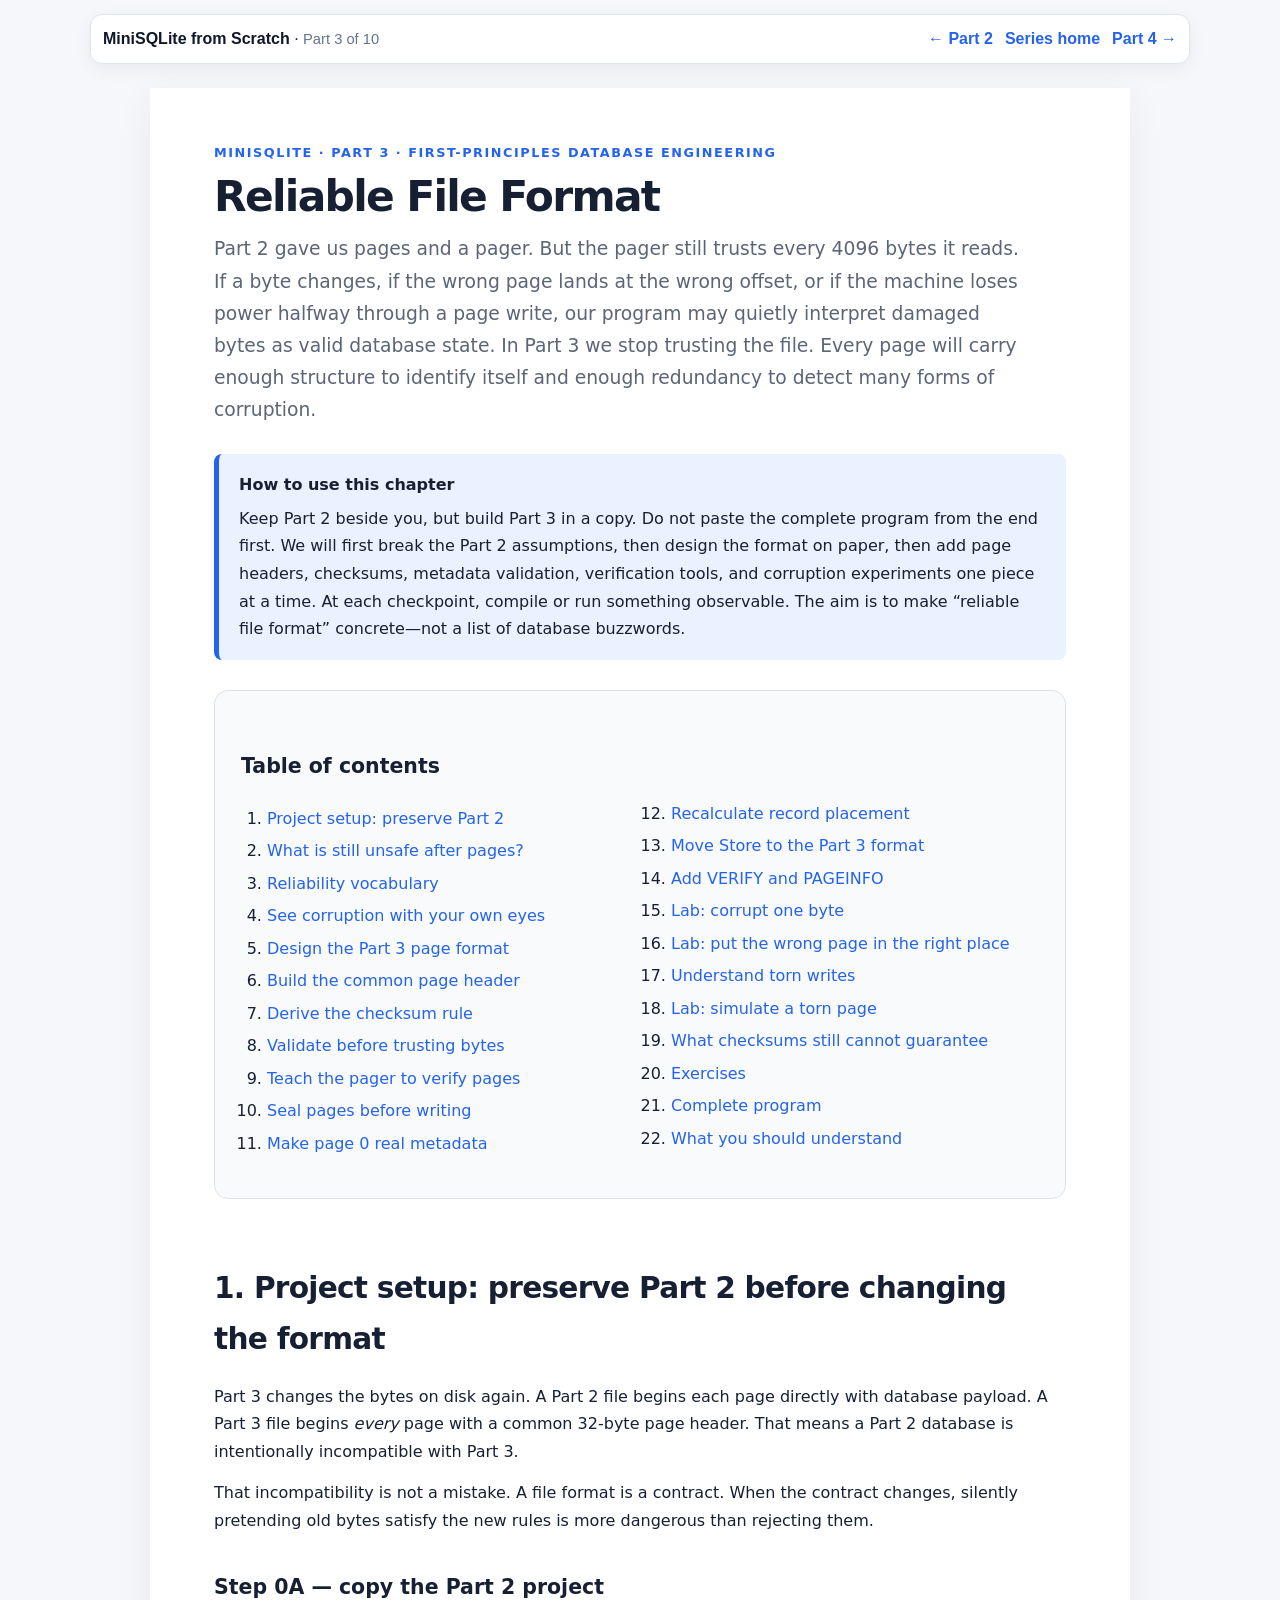
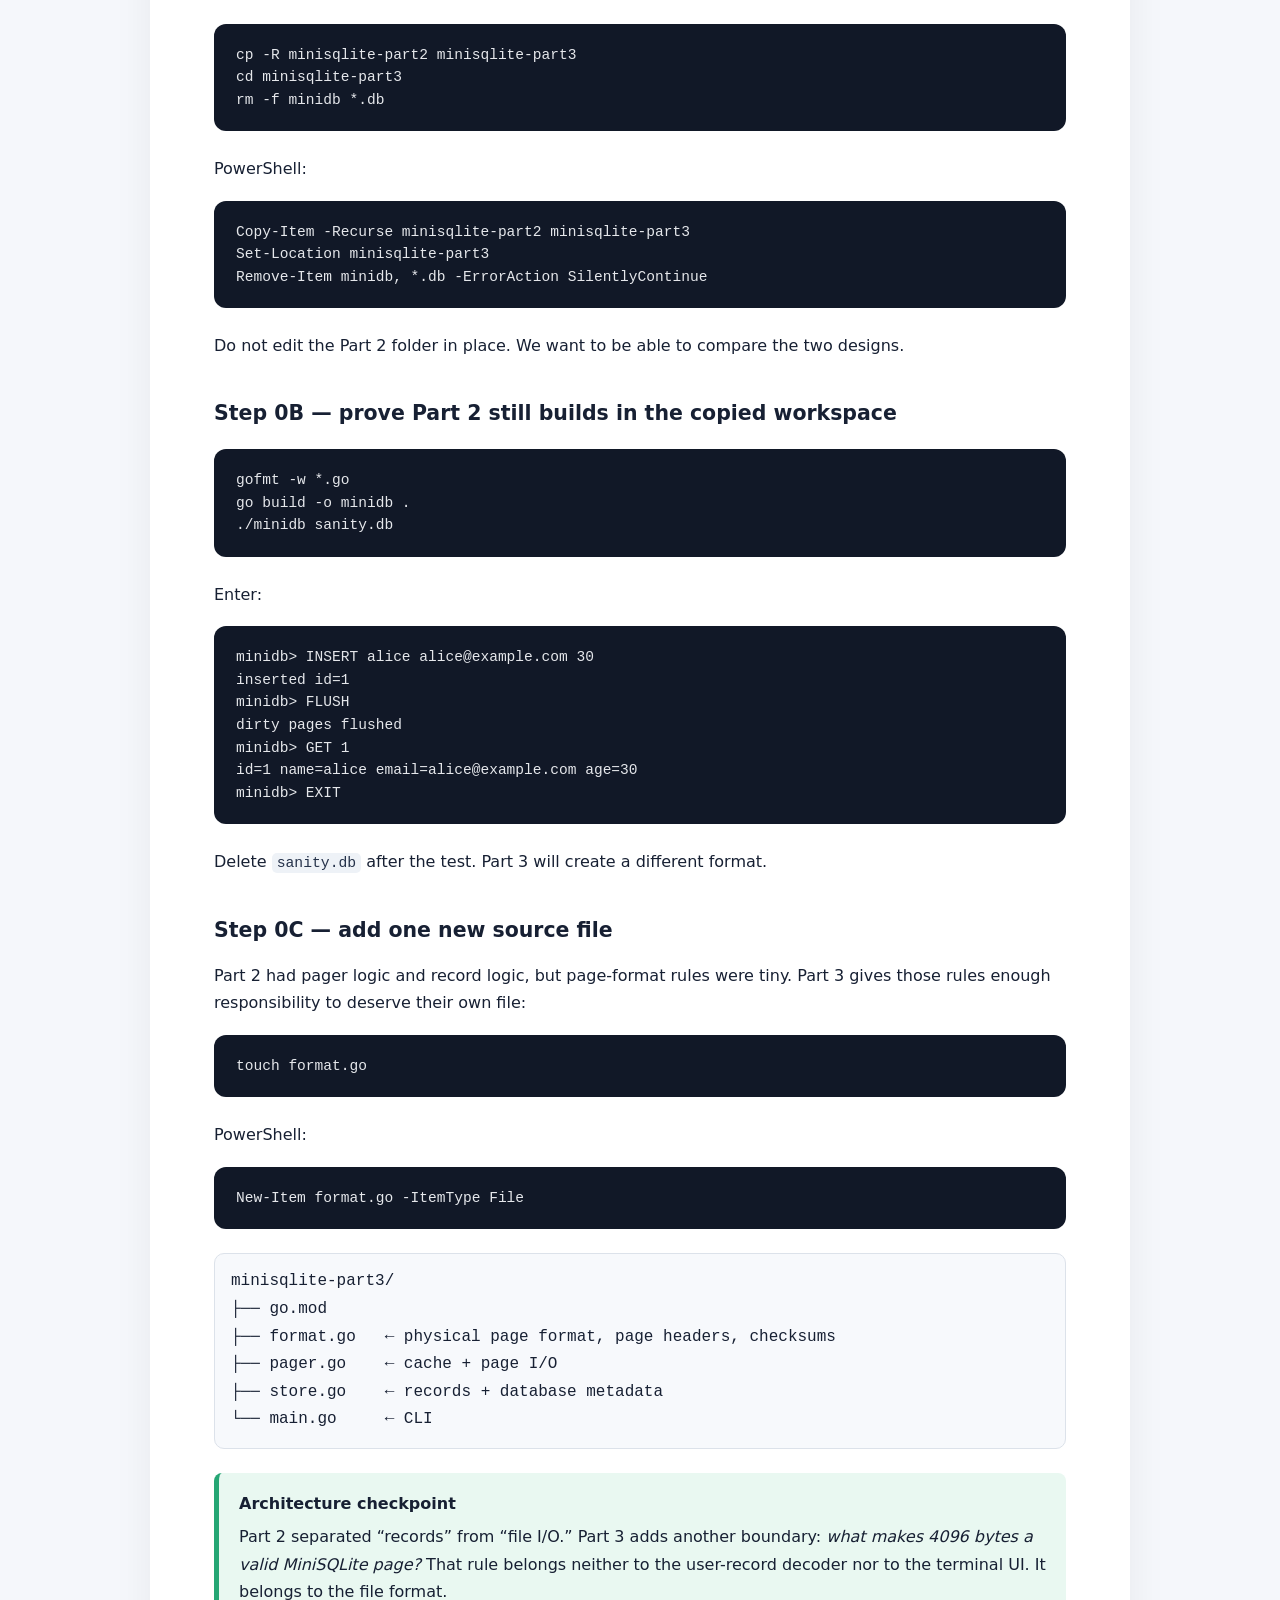
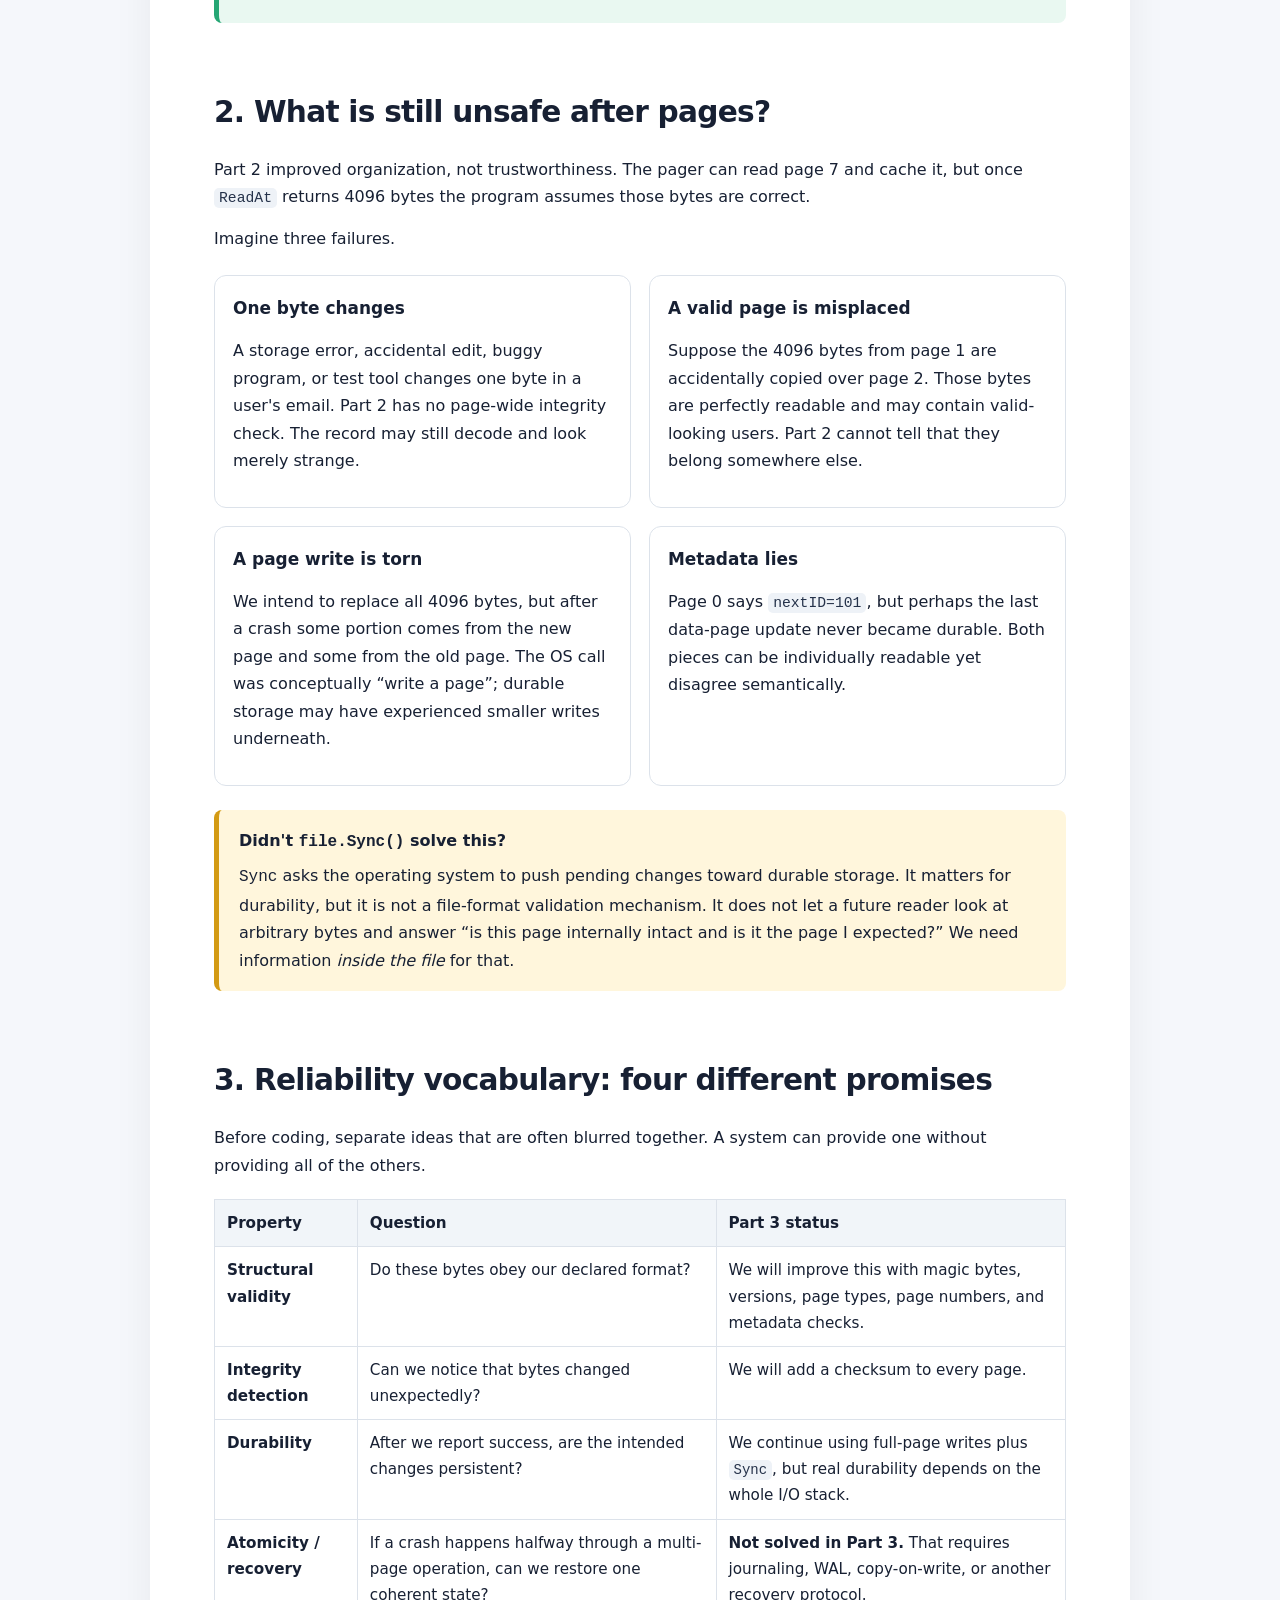
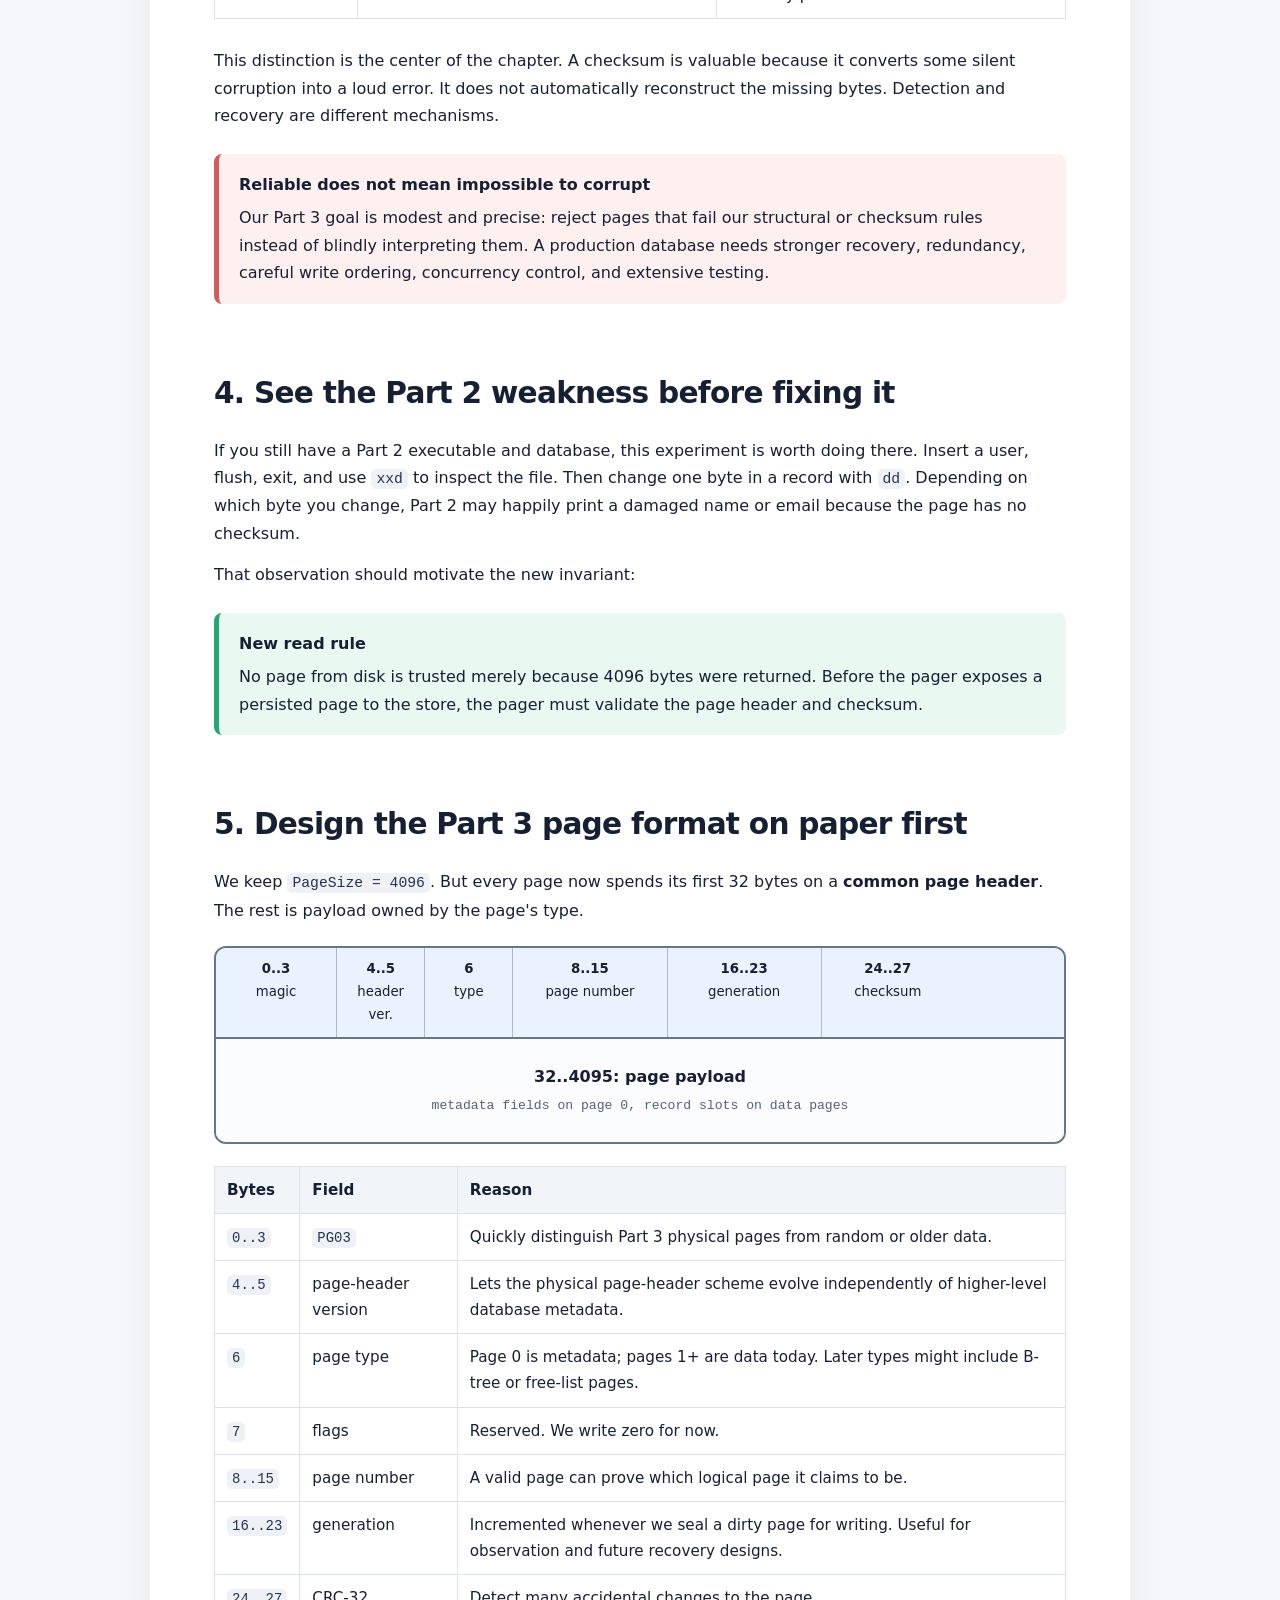
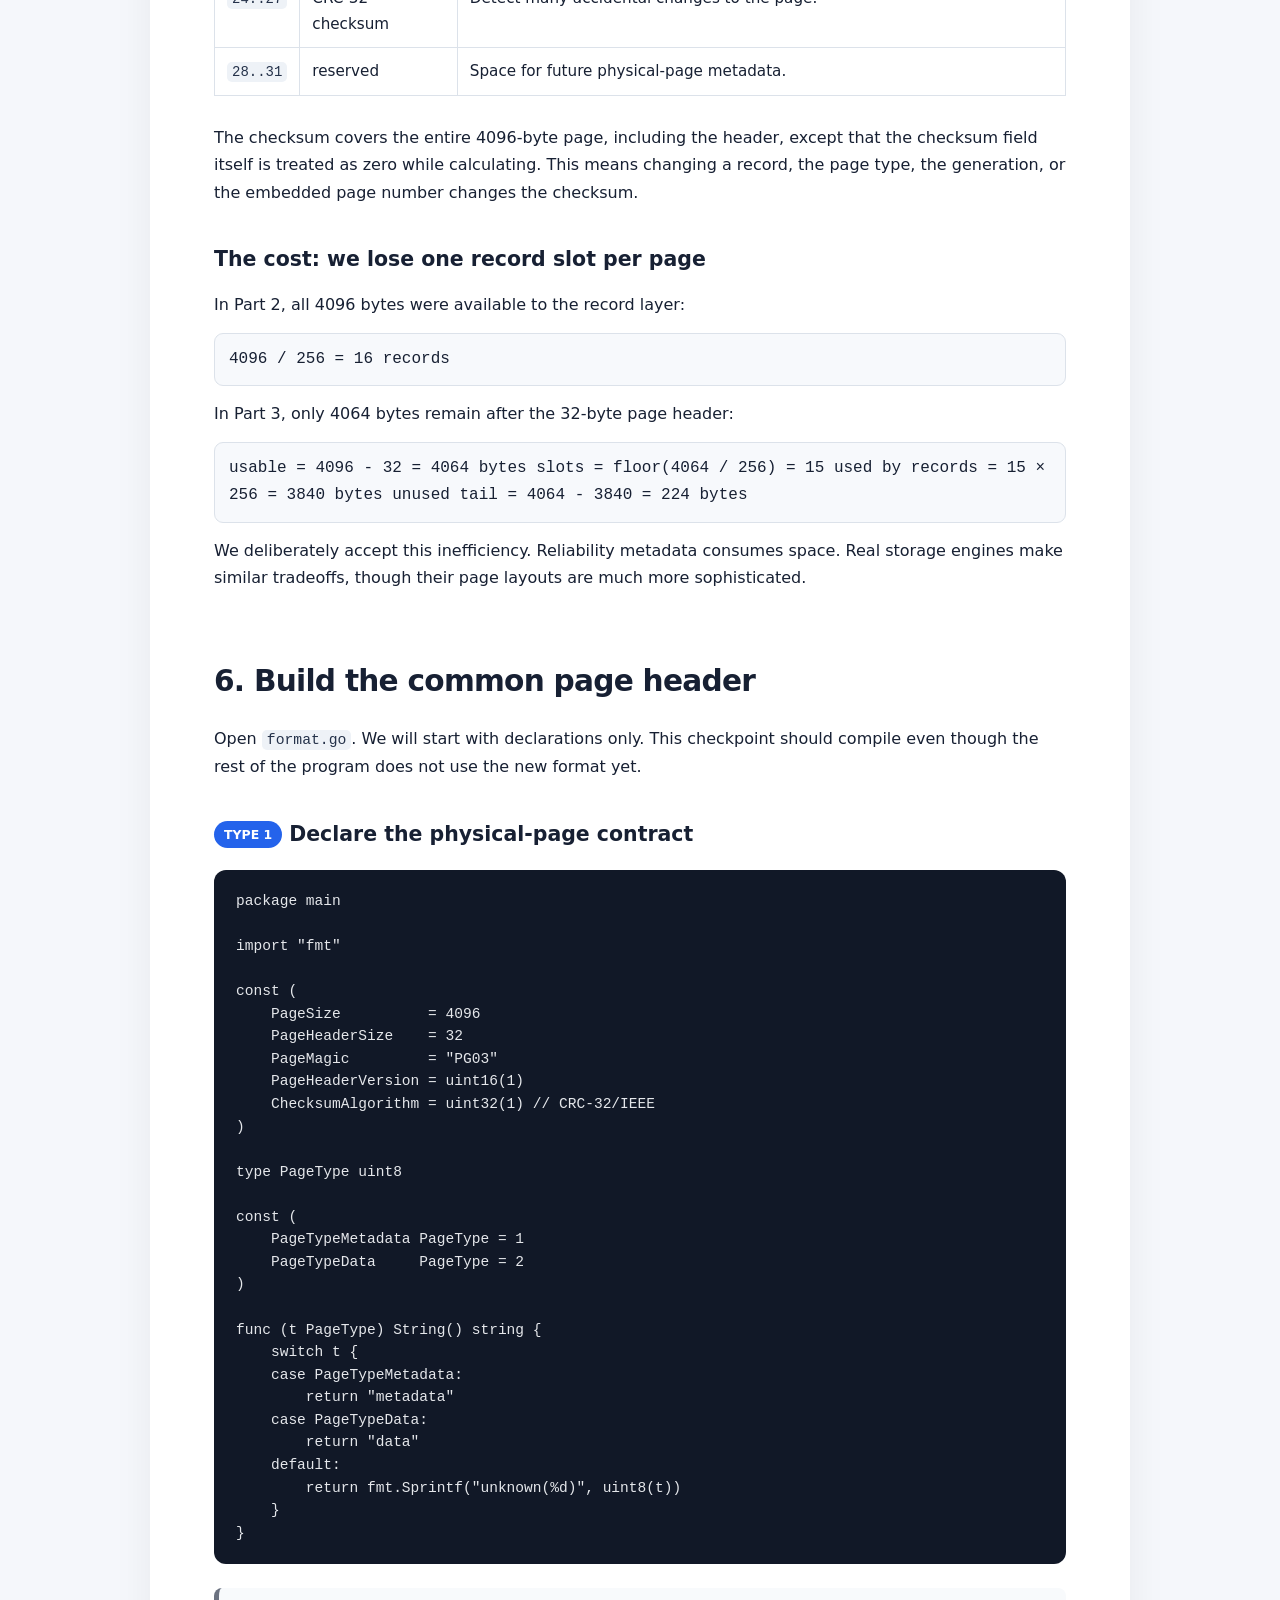
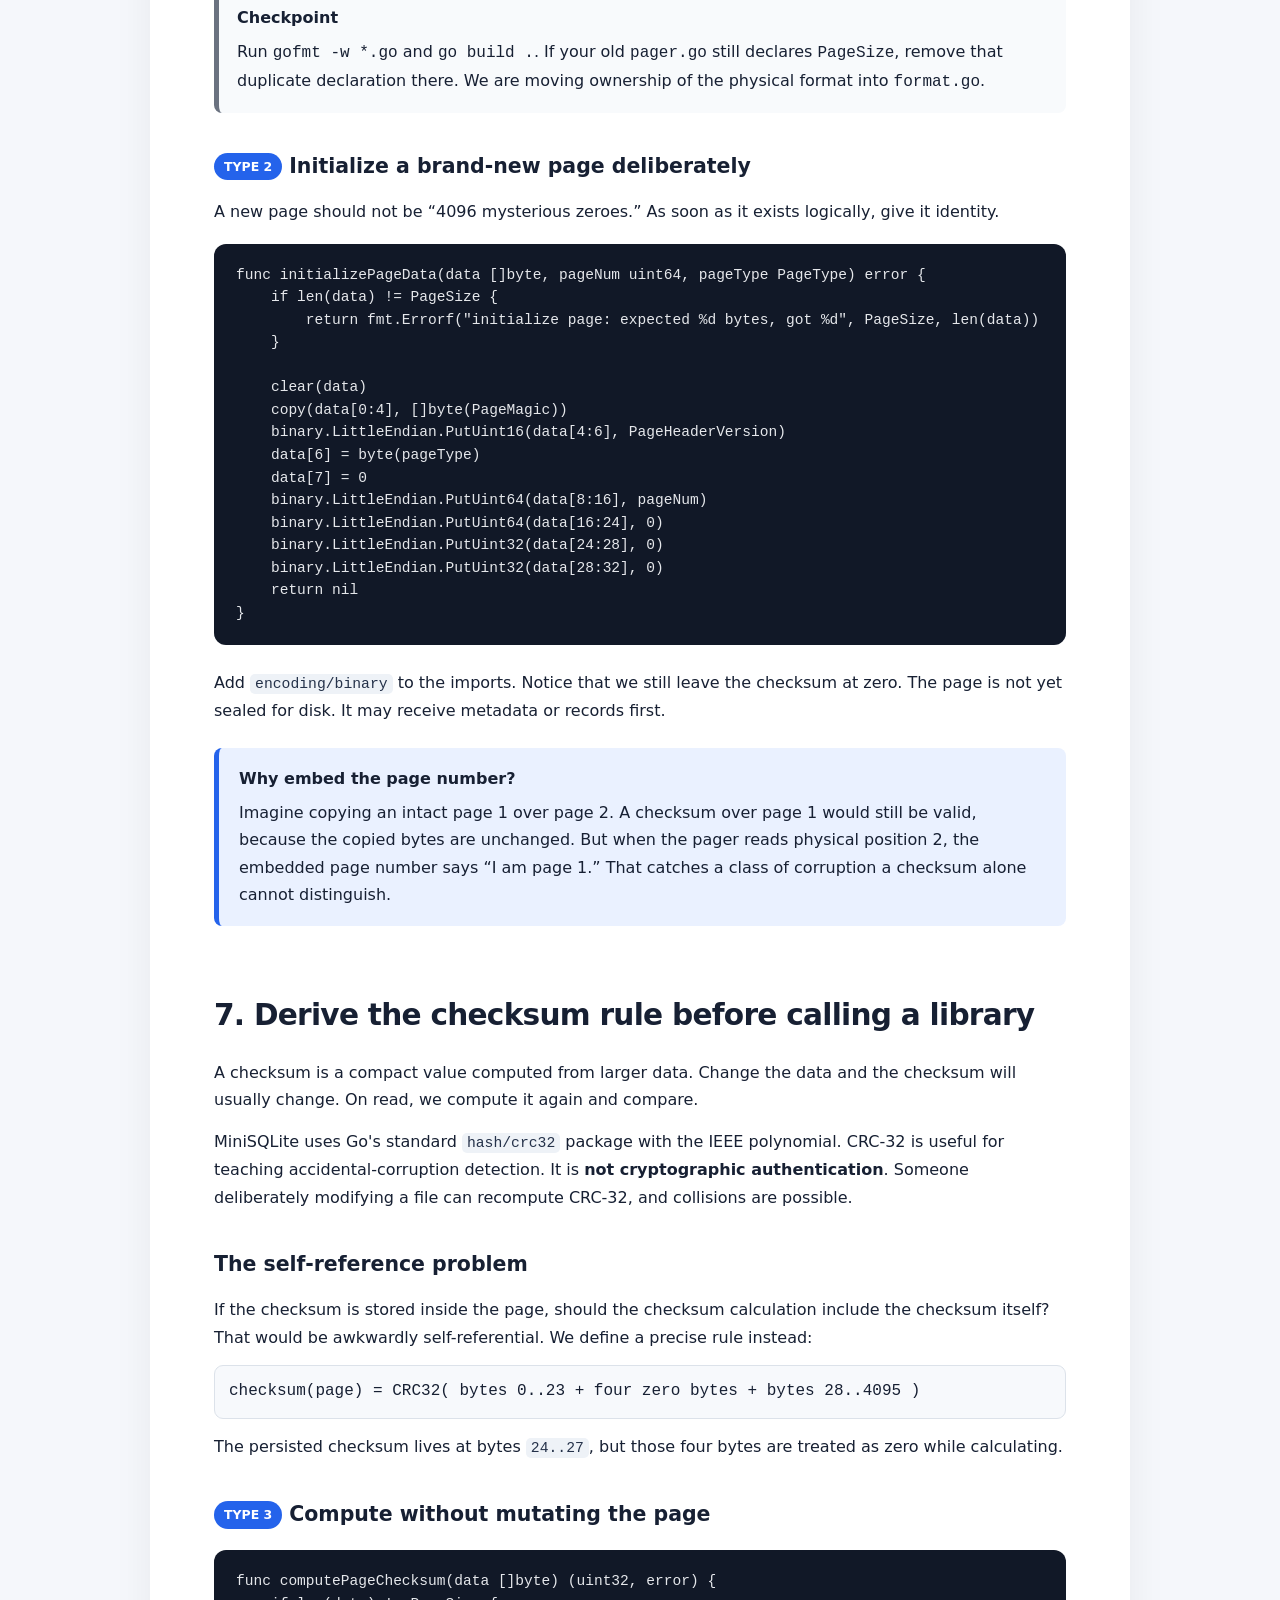
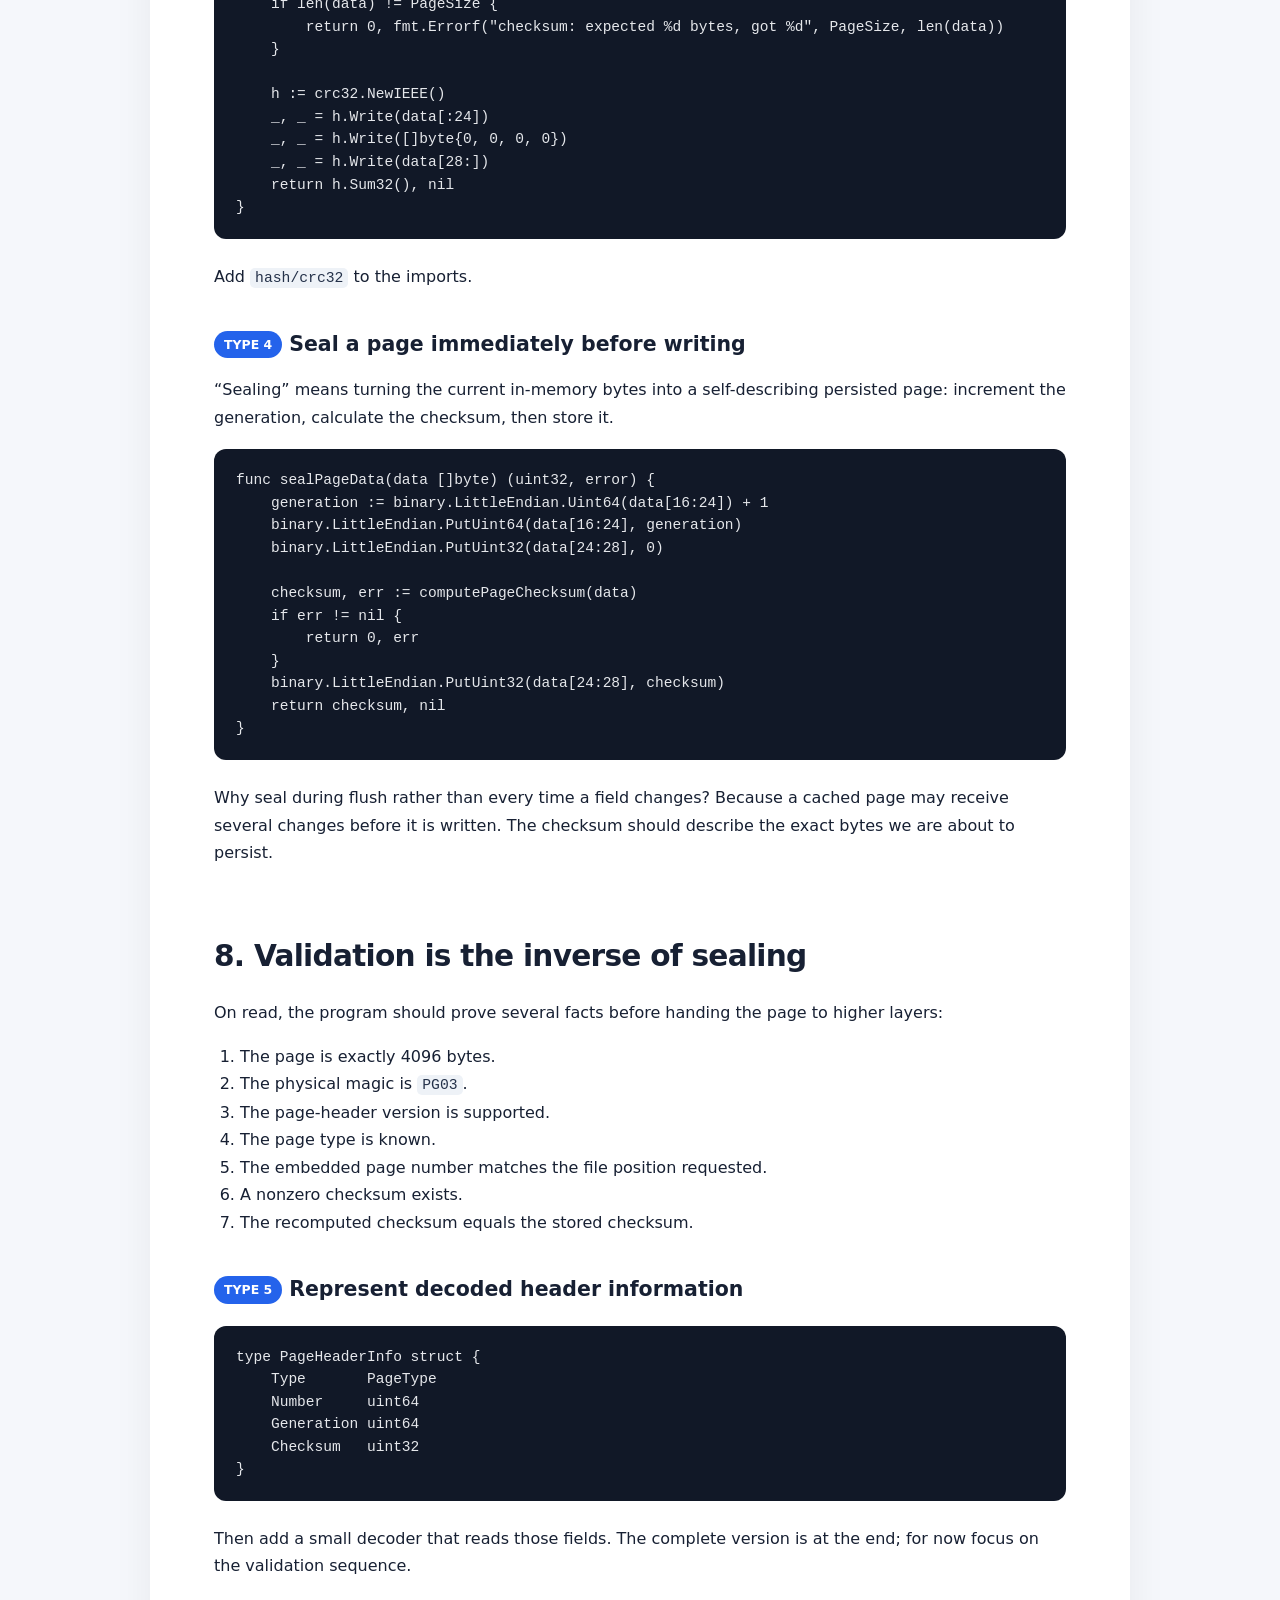
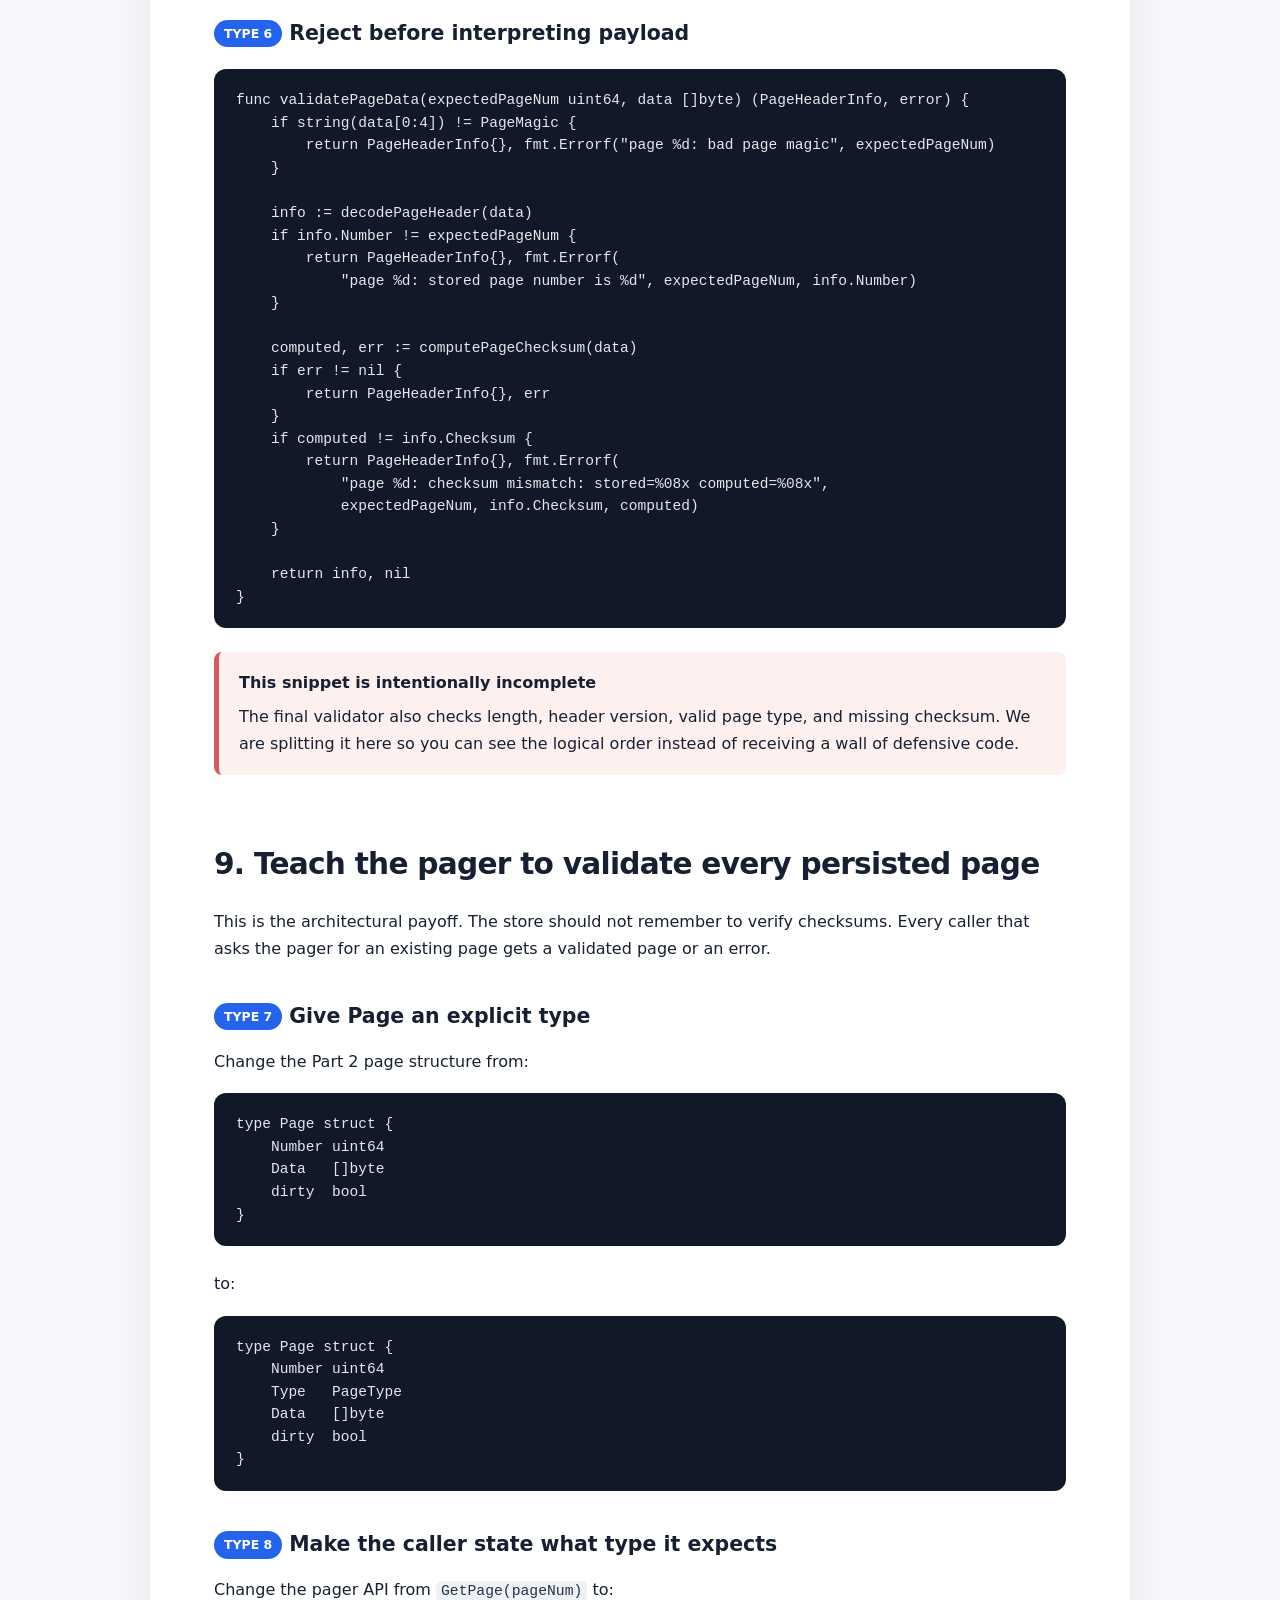
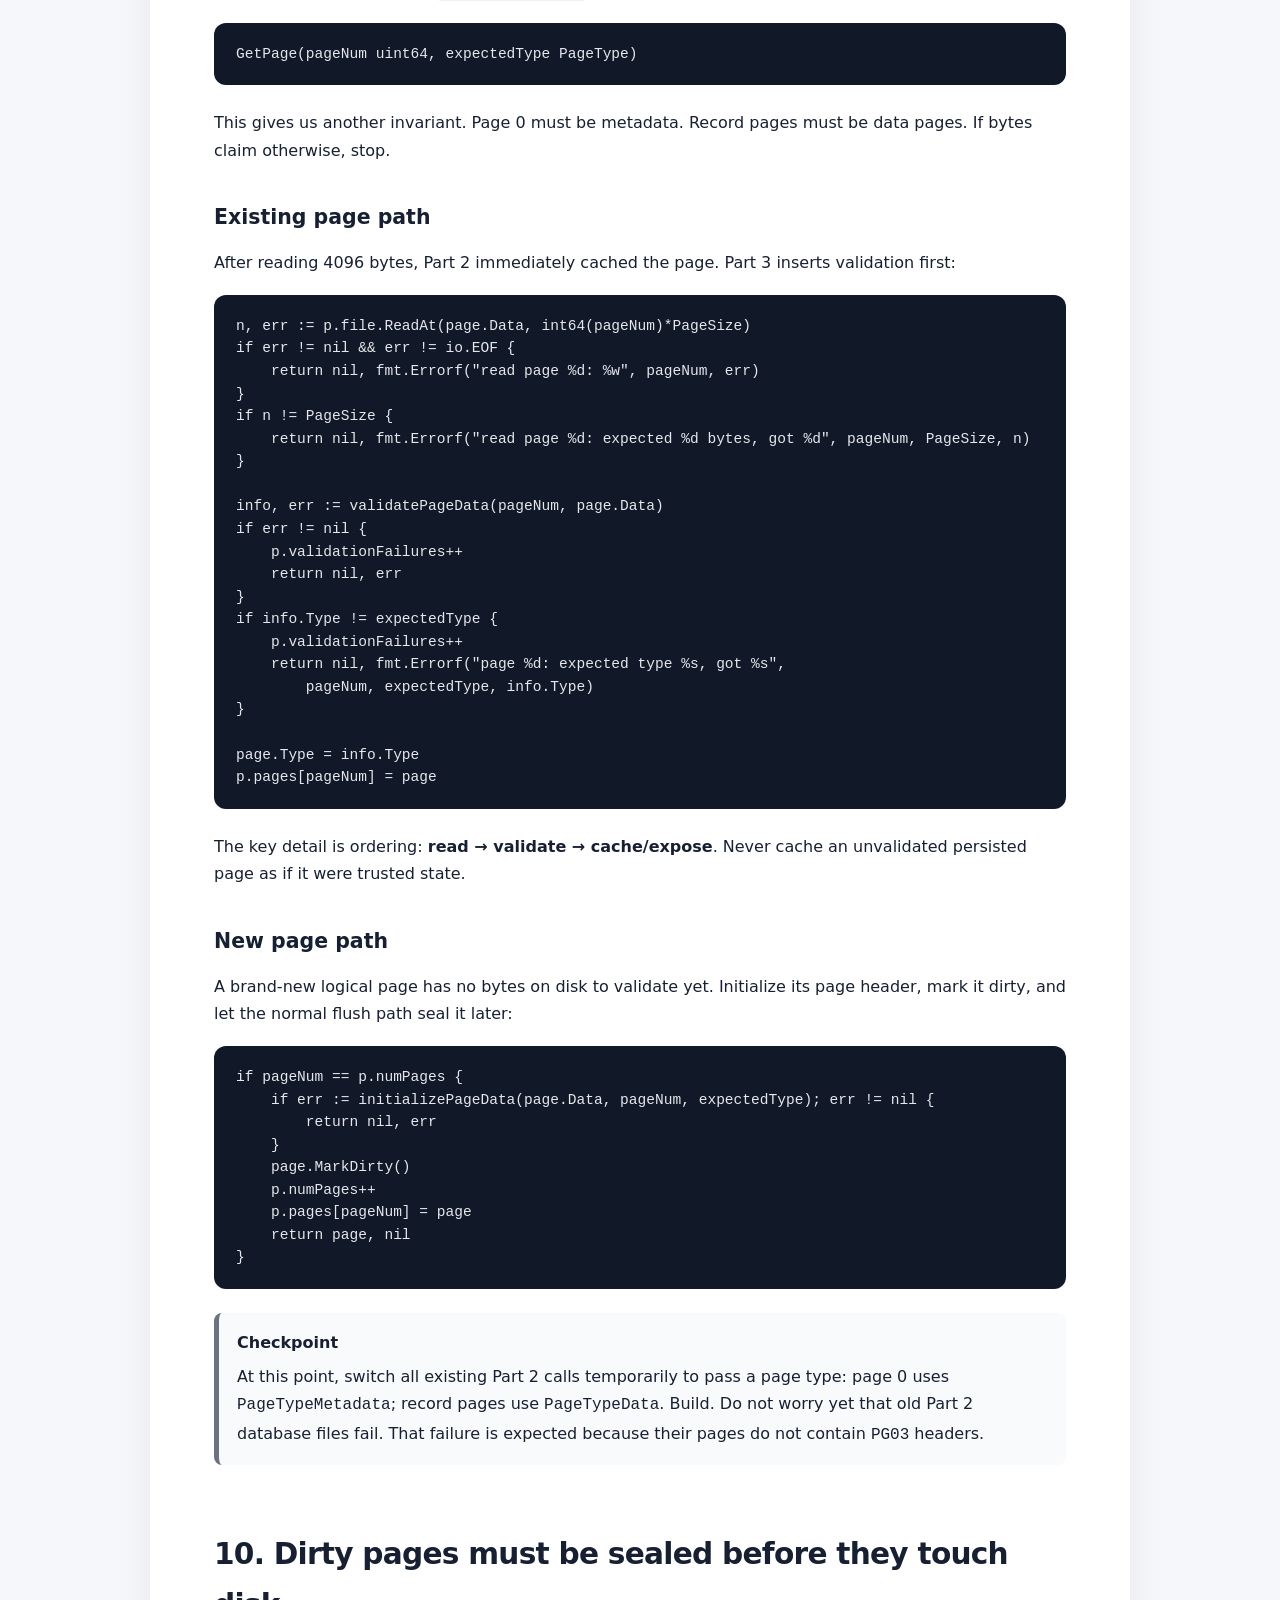
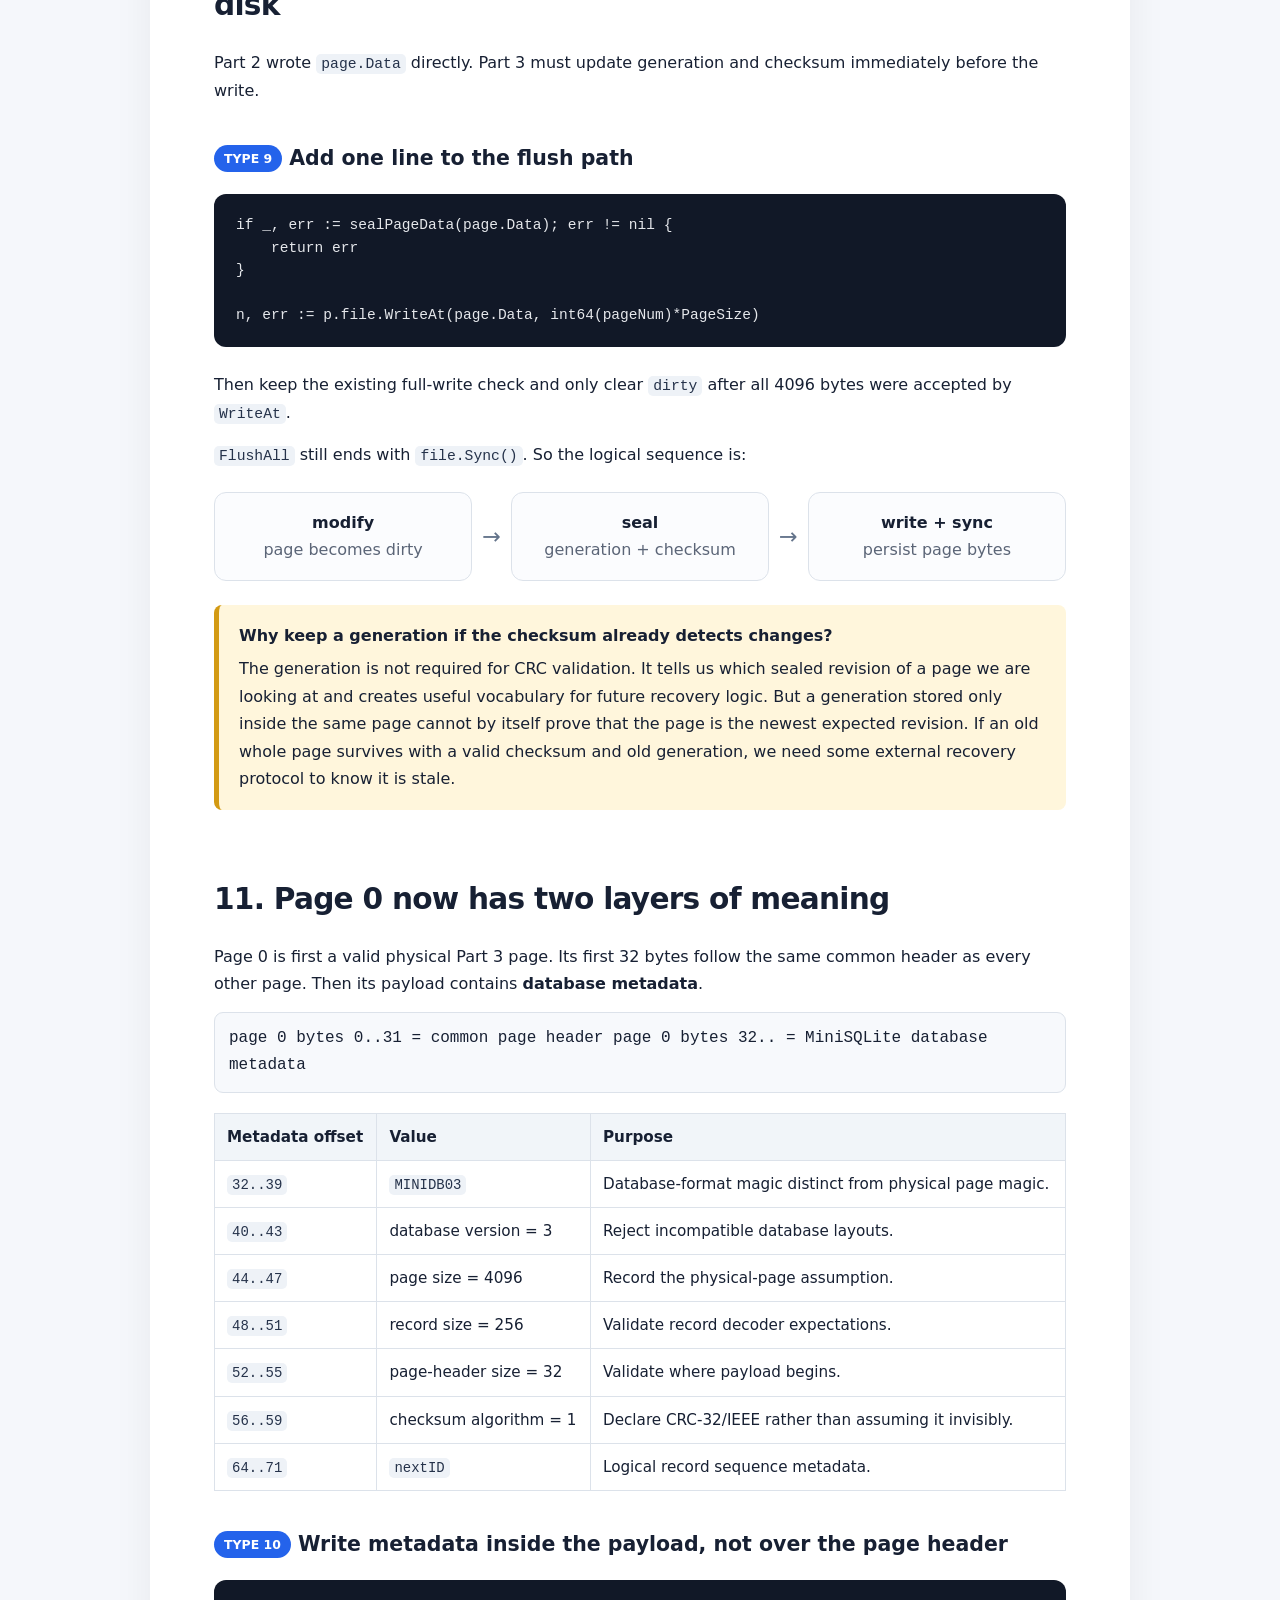
<file: part-03.html>
<!DOCTYPE html>

<html lang="en">
<head>
<meta charset="utf-8"/>
<meta content="width=device-width, initial-scale=1.0" name="viewport"/>
<title>MiniSQLite Part 3 — Reliable File Format</title>
<style>
:root{--ink:#172033;--muted:#5b6577;--line:#dce2ea;--blue:#2463eb;--blue2:#eaf1ff;--green:#0d7a54;--green2:#e9f8f1;--amber:#8a5a00;--amber2:#fff6dc;--red:#a33131;--red2:#fff0f0;--code:#111827;--paper:#ffffff;--bg:#f5f7fb;--purple:#6d4aff;--purple2:#f1edff}
*{box-sizing:border-box}body{margin:0;background:var(--bg);color:var(--ink);font-family:Inter,ui-sans-serif,system-ui,-apple-system,"Segoe UI",Roboto,Arial,sans-serif;line-height:1.72}
article{max-width:980px;margin:0 auto;background:var(--paper);padding:54px 64px 90px;box-shadow:0 10px 40px rgba(15,23,42,.06)}
h1{font-size:2.65rem;line-height:1.08;margin:0 0 12px;letter-spacing:-.04em}h2{font-size:1.85rem;margin:64px 0 18px;letter-spacing:-.025em}h3{font-size:1.28rem;margin:36px 0 12px}h4{font-size:1.06rem;margin:24px 0 8px}
p{margin:14px 0}.subtitle{font-size:1.17rem;color:var(--muted);max-width:820px;margin-bottom:28px}.kicker{font-size:.8rem;font-weight:800;text-transform:uppercase;letter-spacing:.12em;color:var(--blue);margin-bottom:10px}
.toc{background:#f8fafc;border:1px solid var(--line);border-radius:14px;padding:22px 26px;margin:30px 0}.toc a{color:var(--blue);text-decoration:none}.toc ol{columns:2;gap:36px}.toc li{margin:5px 0}
.box{border-left:5px solid;border-radius:8px;padding:17px 20px;margin:24px 0}.box strong:first-child{display:block;margin-bottom:6px}.question{background:var(--amber2);border-color:#d39a13}.insight{background:var(--green2);border-color:#25a674}.warning{background:var(--red2);border-color:#d45b5b}.teacher{background:var(--blue2);border-color:var(--blue)}.purplebox{background:var(--purple2);border-color:var(--purple)}
pre{background:var(--code);color:#e5e7eb;padding:20px 22px;border-radius:12px;overflow:auto;font-size:.91rem;line-height:1.55;margin:18px 0 24px}code{font-family:"SFMono-Regular",Consolas,"Liberation Mono",Menlo,monospace}p code,li code,td code{background:#eef2f7;padding:2px 5px;border-radius:5px;color:#25324a;font-size:.92em}
.grid{display:grid;grid-template-columns:1fr 1fr;gap:18px;margin:22px 0}.card{border:1px solid var(--line);border-radius:12px;padding:18px}.card h4{margin-top:0}.mini{font-size:.94rem;color:var(--muted)}
table{width:100%;border-collapse:collapse;margin:20px 0 28px;font-size:.95rem}th,td{border:1px solid var(--line);padding:10px 12px;vertical-align:top}th{background:#f1f5f9;text-align:left}
.checkpoint{border:1px dashed #9aa7b8;border-radius:12px;padding:18px 20px;margin:24px 0;background:#fbfcfe}.checkpoint h4{margin-top:0}.step{display:inline-block;background:var(--blue);color:white;font-weight:800;border-radius:999px;padding:3px 10px;font-size:.78rem;margin-right:7px;vertical-align:2px}
hr{border:0;border-top:1px solid var(--line);margin:48px 0}.final{border:2px solid #1f2937;border-radius:14px;padding:20px 22px;background:#fafafa}.final h3{margin-top:0}
ul,ol{padding-left:26px}.math{font-family:"SFMono-Regular",Consolas,monospace;background:#f7f9fc;border:1px solid var(--line);padding:12px 14px;border-radius:9px;margin:14px 0}.filetree{font-family:"SFMono-Regular",Consolas,monospace;background:#f7f9fc;border:1px solid var(--line);padding:14px 16px;border-radius:10px;margin:14px 0;white-space:pre-wrap}.run{border-left:5px solid #6b7280;background:#f8fafc;padding:16px 18px;border-radius:8px;margin:20px 0}.run strong{display:block;margin-bottom:6px}
.flow{display:grid;grid-template-columns:1fr auto 1fr auto 1fr;gap:10px;align-items:center;margin:22px 0}.flowbox{border:1px solid var(--line);border-radius:12px;padding:16px;text-align:center;background:#fbfcfe}.flowarrow{font-size:1.4rem;color:#64748b}.muted{color:var(--muted)}
.pageviz{border:2px solid #65758b;border-radius:12px;overflow:hidden;margin:22px 0;background:#fff}.phdr{display:grid;grid-template-columns:1.1fr .8fr .8fr 1.4fr 1.4fr 1.2fr 1fr;background:#eaf1ff;border-bottom:2px solid #65758b}.phdr div,.payload div{padding:10px;border-right:1px solid #aeb8c6;text-align:center;font-size:.83rem}.phdr div:last-child,.payload div:last-child{border-right:0}.payload{padding:24px;text-align:center;background:#fbfcfe}.bytes{font-family:Consolas,monospace;font-size:.82rem;color:#536176}.dangerline{border-top:4px dashed #d45b5b;margin:18px 0;position:relative}.dangerline:after{content:'possible tear';position:absolute;right:8px;top:-15px;background:white;color:#a33131;padding:0 7px;font-size:.78rem;font-weight:800}
@media(max-width:760px){article{padding:34px 22px 70px}.toc ol{columns:1}.grid{grid-template-columns:1fr}.flow{grid-template-columns:1fr}.flowarrow{transform:rotate(90deg)}.phdr{grid-template-columns:1fr 1fr}.phdr div{border-bottom:1px solid #aeb8c6}h1{font-size:2.15rem}}
</style>
<link href="assets/site-nav.css" rel="stylesheet"/><link href="https://venkat1017.github.io/smalldb/part-03.html" rel="canonical"/><meta content="Add page headers, metadata, checksums, validation, and experiments that detect corruption and torn writes." name="description"/></head>
<body><nav class="series-bar"><div><span class="series-title">MiniSQLite from Scratch</span> · <span class="series-part">Part 3 of 10</span></div><div class="series-links"><a href="part-02.html">← Part 2</a><a href="index.html">Series home</a><a href="part-04.html">Part 4 →</a></div></nav>
<article>
<div class="kicker">MiniSQLite · Part 3 · First-principles database engineering</div>
<h1>Reliable File Format</h1>
<p class="subtitle">Part 2 gave us pages and a pager. But the pager still trusts every 4096 bytes it reads. If a byte changes, if the wrong page lands at the wrong offset, or if the machine loses power halfway through a page write, our program may quietly interpret damaged bytes as valid database state. In Part 3 we stop trusting the file. Every page will carry enough structure to identify itself and enough redundancy to detect many forms of corruption.</p>
<div class="box teacher"><strong>How to use this chapter</strong>Keep Part 2 beside you, but build Part 3 in a copy. Do not paste the complete program from the end first. We will first break the Part 2 assumptions, then design the format on paper, then add page headers, checksums, metadata validation, verification tools, and corruption experiments one piece at a time. At each checkpoint, compile or run something observable. The aim is to make “reliable file format” concrete—not a list of database buzzwords.</div>
<div class="toc"><h3>Table of contents</h3><ol>
<li><a href="#setup">Project setup: preserve Part 2</a></li>
<li><a href="#pain">What is still unsafe after pages?</a></li>
<li><a href="#reliability">Reliability vocabulary</a></li>
<li><a href="#failure">See corruption with your own eyes</a></li>
<li><a href="#design">Design the Part 3 page format</a></li>
<li><a href="#header">Build the common page header</a></li>
<li><a href="#checksum">Derive the checksum rule</a></li>
<li><a href="#validate">Validate before trusting bytes</a></li>
<li><a href="#pager">Teach the pager to verify pages</a></li>
<li><a href="#flush">Seal pages before writing</a></li>
<li><a href="#metadata">Make page 0 real metadata</a></li>
<li><a href="#records">Recalculate record placement</a></li>
<li><a href="#store">Move Store to the Part 3 format</a></li>
<li><a href="#tools">Add VERIFY and PAGEINFO</a></li>
<li><a href="#lab-corrupt">Lab: corrupt one byte</a></li>
<li><a href="#lab-wrong">Lab: put the wrong page in the right place</a></li>
<li><a href="#torn">Understand torn writes</a></li>
<li><a href="#lab-torn">Lab: simulate a torn page</a></li>
<li><a href="#limits">What checksums still cannot guarantee</a></li>
<li><a href="#exercises">Exercises</a></li>
<li><a href="#complete">Complete program</a></li>
<li><a href="#understand">What you should understand</a></li>
</ol></div>
<h2 id="setup">1. Project setup: preserve Part 2 before changing the format</h2>
<p>Part 3 changes the bytes on disk again. A Part 2 file begins each page directly with database payload. A Part 3 file begins <em>every</em> page with a common 32-byte page header. That means a Part 2 database is intentionally incompatible with Part 3.</p>
<p>That incompatibility is not a mistake. A file format is a contract. When the contract changes, silently pretending old bytes satisfy the new rules is more dangerous than rejecting them.</p>
<h3>Step 0A — copy the Part 2 project</h3>
<pre><code>cp -R minisqlite-part2 minisqlite-part3
cd minisqlite-part3
rm -f minidb *.db</code></pre>
<p>PowerShell:</p>
<pre><code>Copy-Item -Recurse minisqlite-part2 minisqlite-part3
Set-Location minisqlite-part3
Remove-Item minidb, *.db -ErrorAction SilentlyContinue</code></pre>
<p>Do not edit the Part 2 folder in place. We want to be able to compare the two designs.</p>
<h3>Step 0B — prove Part 2 still builds in the copied workspace</h3>
<pre><code>gofmt -w *.go
go build -o minidb .
./minidb sanity.db</code></pre>
<p>Enter:</p>
<pre><code>minidb&gt; INSERT alice alice@example.com 30
inserted id=1
minidb&gt; FLUSH
dirty pages flushed
minidb&gt; GET 1
id=1 name=alice email=alice@example.com age=30
minidb&gt; EXIT</code></pre>
<p>Delete <code>sanity.db</code> after the test. Part 3 will create a different format.</p>
<h3>Step 0C — add one new source file</h3>
<p>Part 2 had pager logic and record logic, but page-format rules were tiny. Part 3 gives those rules enough responsibility to deserve their own file:</p>
<pre><code>touch format.go</code></pre>
<p>PowerShell:</p>
<pre><code>New-Item format.go -ItemType File</code></pre>
<div class="filetree">minisqlite-part3/
├── go.mod
├── format.go   ← physical page format, page headers, checksums
├── pager.go    ← cache + page I/O
├── store.go    ← records + database metadata
└── main.go     ← CLI</div>
<div class="box insight"><strong>Architecture checkpoint</strong>Part 2 separated “records” from “file I/O.” Part 3 adds another boundary: <em>what makes 4096 bytes a valid MiniSQLite page?</em> That rule belongs neither to the user-record decoder nor to the terminal UI. It belongs to the file format.</div>
<h2 id="pain">2. What is still unsafe after pages?</h2>
<p>Part 2 improved organization, not trustworthiness. The pager can read page 7 and cache it, but once <code>ReadAt</code> returns 4096 bytes the program assumes those bytes are correct.</p>
<p>Imagine three failures.</p>
<div class="grid">
<div class="card"><h4>One byte changes</h4><p>A storage error, accidental edit, buggy program, or test tool changes one byte in a user's email. Part 2 has no page-wide integrity check. The record may still decode and look merely strange.</p></div>
<div class="card"><h4>A valid page is misplaced</h4><p>Suppose the 4096 bytes from page 1 are accidentally copied over page 2. Those bytes are perfectly readable and may contain valid-looking users. Part 2 cannot tell that they belong somewhere else.</p></div>
<div class="card"><h4>A page write is torn</h4><p>We intend to replace all 4096 bytes, but after a crash some portion comes from the new page and some from the old page. The OS call was conceptually “write a page”; durable storage may have experienced smaller writes underneath.</p></div>
<div class="card"><h4>Metadata lies</h4><p>Page 0 says <code>nextID=101</code>, but perhaps the last data-page update never became durable. Both pieces can be individually readable yet disagree semantically.</p></div>
</div>
<div class="box question"><strong>Didn't <code>file.Sync()</code> solve this?</strong><code>Sync</code> asks the operating system to push pending changes toward durable storage. It matters for durability, but it is not a file-format validation mechanism. It does not let a future reader look at arbitrary bytes and answer “is this page internally intact and is it the page I expected?” We need information <em>inside the file</em> for that.</div>
<h2 id="reliability">3. Reliability vocabulary: four different promises</h2>
<p>Before coding, separate ideas that are often blurred together. A system can provide one without providing all of the others.</p>
<table><thead><tr><th>Property</th><th>Question</th><th>Part 3 status</th></tr></thead><tbody>
<tr><td><strong>Structural validity</strong></td><td>Do these bytes obey our declared format?</td><td>We will improve this with magic bytes, versions, page types, page numbers, and metadata checks.</td></tr>
<tr><td><strong>Integrity detection</strong></td><td>Can we notice that bytes changed unexpectedly?</td><td>We will add a checksum to every page.</td></tr>
<tr><td><strong>Durability</strong></td><td>After we report success, are the intended changes persistent?</td><td>We continue using full-page writes plus <code>Sync</code>, but real durability depends on the whole I/O stack.</td></tr>
<tr><td><strong>Atomicity / recovery</strong></td><td>If a crash happens halfway through a multi-page operation, can we restore one coherent state?</td><td><strong>Not solved in Part 3.</strong> That requires journaling, WAL, copy-on-write, or another recovery protocol.</td></tr>
</tbody></table>
<p>This distinction is the center of the chapter. A checksum is valuable because it converts some silent corruption into a loud error. It does not automatically reconstruct the missing bytes. Detection and recovery are different mechanisms.</p>
<div class="box warning"><strong>Reliable does not mean impossible to corrupt</strong>Our Part 3 goal is modest and precise: reject pages that fail our structural or checksum rules instead of blindly interpreting them. A production database needs stronger recovery, redundancy, careful write ordering, concurrency control, and extensive testing.</div>
<h2 id="failure">4. See the Part 2 weakness before fixing it</h2>
<p>If you still have a Part 2 executable and database, this experiment is worth doing there. Insert a user, flush, exit, and use <code>xxd</code> to inspect the file. Then change one byte in a record with <code>dd</code>. Depending on which byte you change, Part 2 may happily print a damaged name or email because the page has no checksum.</p>
<p>That observation should motivate the new invariant:</p>
<div class="box insight"><strong>New read rule</strong>No page from disk is trusted merely because 4096 bytes were returned. Before the pager exposes a persisted page to the store, the pager must validate the page header and checksum.</div>
<h2 id="design">5. Design the Part 3 page format on paper first</h2>
<p>We keep <code>PageSize = 4096</code>. But every page now spends its first 32 bytes on a <strong>common page header</strong>. The rest is payload owned by the page's type.</p>
<div class="pageviz">
<div class="phdr"><div><strong>0..3</strong><br/>magic</div><div><strong>4..5</strong><br/>header ver.</div><div><strong>6</strong><br/>type</div><div><strong>8..15</strong><br/>page number</div><div><strong>16..23</strong><br/>generation</div><div><strong>24..27</strong><br/>checksum</div></div>
<div class="payload"><strong>32..4095: page payload</strong><br/><span class="bytes">metadata fields on page 0, record slots on data pages</span></div>
</div>
<table><thead><tr><th>Bytes</th><th>Field</th><th>Reason</th></tr></thead><tbody>
<tr><td><code>0..3</code></td><td><code>PG03</code></td><td>Quickly distinguish Part 3 physical pages from random or older data.</td></tr>
<tr><td><code>4..5</code></td><td>page-header version</td><td>Lets the physical page-header scheme evolve independently of higher-level database metadata.</td></tr>
<tr><td><code>6</code></td><td>page type</td><td>Page 0 is metadata; pages 1+ are data today. Later types might include B-tree or free-list pages.</td></tr>
<tr><td><code>7</code></td><td>flags</td><td>Reserved. We write zero for now.</td></tr>
<tr><td><code>8..15</code></td><td>page number</td><td>A valid page can prove which logical page it claims to be.</td></tr>
<tr><td><code>16..23</code></td><td>generation</td><td>Incremented whenever we seal a dirty page for writing. Useful for observation and future recovery designs.</td></tr>
<tr><td><code>24..27</code></td><td>CRC-32 checksum</td><td>Detect many accidental changes to the page.</td></tr>
<tr><td><code>28..31</code></td><td>reserved</td><td>Space for future physical-page metadata.</td></tr>
</tbody></table>
<p>The checksum covers the entire 4096-byte page, including the header, except that the checksum field itself is treated as zero while calculating. This means changing a record, the page type, the generation, or the embedded page number changes the checksum.</p>
<h3>The cost: we lose one record slot per page</h3>
<p>In Part 2, all 4096 bytes were available to the record layer:</p>
<div class="math">4096 / 256 = 16 records</div>
<p>In Part 3, only 4064 bytes remain after the 32-byte page header:</p>
<div class="math">usable = 4096 - 32 = 4064 bytes
slots  = floor(4064 / 256) = 15
used by records = 15 × 256 = 3840 bytes
unused tail = 4064 - 3840 = 224 bytes</div>
<p>We deliberately accept this inefficiency. Reliability metadata consumes space. Real storage engines make similar tradeoffs, though their page layouts are much more sophisticated.</p>
<h2 id="header">6. Build the common page header</h2>
<p>Open <code>format.go</code>. We will start with declarations only. This checkpoint should compile even though the rest of the program does not use the new format yet.</p>
<h3><span class="step">TYPE 1</span>Declare the physical-page contract</h3>
<pre><code>package main

import "fmt"

const (
    PageSize          = 4096
    PageHeaderSize    = 32
    PageMagic         = "PG03"
    PageHeaderVersion = uint16(1)
    ChecksumAlgorithm = uint32(1) // CRC-32/IEEE
)

type PageType uint8

const (
    PageTypeMetadata PageType = 1
    PageTypeData     PageType = 2
)

func (t PageType) String() string {
    switch t {
    case PageTypeMetadata:
        return "metadata"
    case PageTypeData:
        return "data"
    default:
        return fmt.Sprintf("unknown(%d)", uint8(t))
    }
}</code></pre>
<div class="run"><strong>Checkpoint</strong>Run <code>gofmt -w *.go</code> and <code>go build .</code>. If your old <code>pager.go</code> still declares <code>PageSize</code>, remove that duplicate declaration there. We are moving ownership of the physical format into <code>format.go</code>.</div>
<h3><span class="step">TYPE 2</span>Initialize a brand-new page deliberately</h3>
<p>A new page should not be “4096 mysterious zeroes.” As soon as it exists logically, give it identity.</p>
<pre><code>func initializePageData(data []byte, pageNum uint64, pageType PageType) error {
    if len(data) != PageSize {
        return fmt.Errorf("initialize page: expected %d bytes, got %d", PageSize, len(data))
    }

    clear(data)
    copy(data[0:4], []byte(PageMagic))
    binary.LittleEndian.PutUint16(data[4:6], PageHeaderVersion)
    data[6] = byte(pageType)
    data[7] = 0
    binary.LittleEndian.PutUint64(data[8:16], pageNum)
    binary.LittleEndian.PutUint64(data[16:24], 0)
    binary.LittleEndian.PutUint32(data[24:28], 0)
    binary.LittleEndian.PutUint32(data[28:32], 0)
    return nil
}</code></pre>
<p>Add <code>encoding/binary</code> to the imports. Notice that we still leave the checksum at zero. The page is not yet sealed for disk. It may receive metadata or records first.</p>
<div class="box teacher"><strong>Why embed the page number?</strong>Imagine copying an intact page 1 over page 2. A checksum over page 1 would still be valid, because the copied bytes are unchanged. But when the pager reads physical position 2, the embedded page number says “I am page 1.” That catches a class of corruption a checksum alone cannot distinguish.</div>
<h2 id="checksum">7. Derive the checksum rule before calling a library</h2>
<p>A checksum is a compact value computed from larger data. Change the data and the checksum will usually change. On read, we compute it again and compare.</p>
<p>MiniSQLite uses Go's standard <code>hash/crc32</code> package with the IEEE polynomial. CRC-32 is useful for teaching accidental-corruption detection. It is <strong>not cryptographic authentication</strong>. Someone deliberately modifying a file can recompute CRC-32, and collisions are possible.</p>
<h3>The self-reference problem</h3>
<p>If the checksum is stored inside the page, should the checksum calculation include the checksum itself? That would be awkwardly self-referential. We define a precise rule instead:</p>
<div class="math">checksum(page) = CRC32(
    bytes 0..23
    + four zero bytes
    + bytes 28..4095
)</div>
<p>The persisted checksum lives at bytes <code>24..27</code>, but those four bytes are treated as zero while calculating.</p>
<h3><span class="step">TYPE 3</span>Compute without mutating the page</h3>
<pre><code>func computePageChecksum(data []byte) (uint32, error) {
    if len(data) != PageSize {
        return 0, fmt.Errorf("checksum: expected %d bytes, got %d", PageSize, len(data))
    }

    h := crc32.NewIEEE()
    _, _ = h.Write(data[:24])
    _, _ = h.Write([]byte{0, 0, 0, 0})
    _, _ = h.Write(data[28:])
    return h.Sum32(), nil
}</code></pre>
<p>Add <code>hash/crc32</code> to the imports.</p>
<h3><span class="step">TYPE 4</span>Seal a page immediately before writing</h3>
<p>“Sealing” means turning the current in-memory bytes into a self-describing persisted page: increment the generation, calculate the checksum, then store it.</p>
<pre><code>func sealPageData(data []byte) (uint32, error) {
    generation := binary.LittleEndian.Uint64(data[16:24]) + 1
    binary.LittleEndian.PutUint64(data[16:24], generation)
    binary.LittleEndian.PutUint32(data[24:28], 0)

    checksum, err := computePageChecksum(data)
    if err != nil {
        return 0, err
    }
    binary.LittleEndian.PutUint32(data[24:28], checksum)
    return checksum, nil
}</code></pre>
<p>Why seal during flush rather than every time a field changes? Because a cached page may receive several changes before it is written. The checksum should describe the exact bytes we are about to persist.</p>
<h2 id="validate">8. Validation is the inverse of sealing</h2>
<p>On read, the program should prove several facts before handing the page to higher layers:</p>
<ol><li>The page is exactly 4096 bytes.</li><li>The physical magic is <code>PG03</code>.</li><li>The page-header version is supported.</li><li>The page type is known.</li><li>The embedded page number matches the file position requested.</li><li>A nonzero checksum exists.</li><li>The recomputed checksum equals the stored checksum.</li></ol>
<h3><span class="step">TYPE 5</span>Represent decoded header information</h3>
<pre><code>type PageHeaderInfo struct {
    Type       PageType
    Number     uint64
    Generation uint64
    Checksum   uint32
}</code></pre>
<p>Then add a small decoder that reads those fields. The complete version is at the end; for now focus on the validation sequence.</p>
<h3><span class="step">TYPE 6</span>Reject before interpreting payload</h3>
<pre><code>func validatePageData(expectedPageNum uint64, data []byte) (PageHeaderInfo, error) {
    if string(data[0:4]) != PageMagic {
        return PageHeaderInfo{}, fmt.Errorf("page %d: bad page magic", expectedPageNum)
    }

    info := decodePageHeader(data)
    if info.Number != expectedPageNum {
        return PageHeaderInfo{}, fmt.Errorf(
            "page %d: stored page number is %d", expectedPageNum, info.Number)
    }

    computed, err := computePageChecksum(data)
    if err != nil {
        return PageHeaderInfo{}, err
    }
    if computed != info.Checksum {
        return PageHeaderInfo{}, fmt.Errorf(
            "page %d: checksum mismatch: stored=%08x computed=%08x",
            expectedPageNum, info.Checksum, computed)
    }

    return info, nil
}</code></pre>
<div class="box warning"><strong>This snippet is intentionally incomplete</strong>The final validator also checks length, header version, valid page type, and missing checksum. We are splitting it here so you can see the logical order instead of receiving a wall of defensive code.</div>
<h2 id="pager">9. Teach the pager to validate every persisted page</h2>
<p>This is the architectural payoff. The store should not remember to verify checksums. Every caller that asks the pager for an existing page gets a validated page or an error.</p>
<h3><span class="step">TYPE 7</span>Give Page an explicit type</h3>
<p>Change the Part 2 page structure from:</p>
<pre><code>type Page struct {
    Number uint64
    Data   []byte
    dirty  bool
}</code></pre>
<p>to:</p>
<pre><code>type Page struct {
    Number uint64
    Type   PageType
    Data   []byte
    dirty  bool
}</code></pre>
<h3><span class="step">TYPE 8</span>Make the caller state what type it expects</h3>
<p>Change the pager API from <code>GetPage(pageNum)</code> to:</p>
<pre><code>GetPage(pageNum uint64, expectedType PageType)</code></pre>
<p>This gives us another invariant. Page 0 must be metadata. Record pages must be data pages. If bytes claim otherwise, stop.</p>
<h3>Existing page path</h3>
<p>After reading 4096 bytes, Part 2 immediately cached the page. Part 3 inserts validation first:</p>
<pre><code>n, err := p.file.ReadAt(page.Data, int64(pageNum)*PageSize)
if err != nil &amp;&amp; err != io.EOF {
    return nil, fmt.Errorf("read page %d: %w", pageNum, err)
}
if n != PageSize {
    return nil, fmt.Errorf("read page %d: expected %d bytes, got %d", pageNum, PageSize, n)
}

info, err := validatePageData(pageNum, page.Data)
if err != nil {
    p.validationFailures++
    return nil, err
}
if info.Type != expectedType {
    p.validationFailures++
    return nil, fmt.Errorf("page %d: expected type %s, got %s",
        pageNum, expectedType, info.Type)
}

page.Type = info.Type
p.pages[pageNum] = page</code></pre>
<p>The key detail is ordering: <strong>read → validate → cache/expose</strong>. Never cache an unvalidated persisted page as if it were trusted state.</p>
<h3>New page path</h3>
<p>A brand-new logical page has no bytes on disk to validate yet. Initialize its page header, mark it dirty, and let the normal flush path seal it later:</p>
<pre><code>if pageNum == p.numPages {
    if err := initializePageData(page.Data, pageNum, expectedType); err != nil {
        return nil, err
    }
    page.MarkDirty()
    p.numPages++
    p.pages[pageNum] = page
    return page, nil
}</code></pre>
<div class="run"><strong>Checkpoint</strong>At this point, switch all existing Part 2 calls temporarily to pass a page type: page 0 uses <code>PageTypeMetadata</code>; record pages use <code>PageTypeData</code>. Build. Do not worry yet that old Part 2 database files fail. That failure is expected because their pages do not contain <code>PG03</code> headers.</div>
<h2 id="flush">10. Dirty pages must be sealed before they touch disk</h2>
<p>Part 2 wrote <code>page.Data</code> directly. Part 3 must update generation and checksum immediately before the write.</p>
<h3><span class="step">TYPE 9</span>Add one line to the flush path</h3>
<pre><code>if _, err := sealPageData(page.Data); err != nil {
    return err
}

n, err := p.file.WriteAt(page.Data, int64(pageNum)*PageSize)</code></pre>
<p>Then keep the existing full-write check and only clear <code>dirty</code> after all 4096 bytes were accepted by <code>WriteAt</code>.</p>
<p><code>FlushAll</code> still ends with <code>file.Sync()</code>. So the logical sequence is:</p>
<div class="flow"><div class="flowbox"><strong>modify</strong><br/><span class="muted">page becomes dirty</span></div><div class="flowarrow">→</div><div class="flowbox"><strong>seal</strong><br/><span class="muted">generation + checksum</span></div><div class="flowarrow">→</div><div class="flowbox"><strong>write + sync</strong><br/><span class="muted">persist page bytes</span></div></div>
<div class="box question"><strong>Why keep a generation if the checksum already detects changes?</strong>The generation is not required for CRC validation. It tells us which sealed revision of a page we are looking at and creates useful vocabulary for future recovery logic. But a generation stored only inside the same page cannot by itself prove that the page is the newest expected revision. If an old whole page survives with a valid checksum and old generation, we need some external recovery protocol to know it is stale.</div>
<h2 id="metadata">11. Page 0 now has two layers of meaning</h2>
<p>Page 0 is first a valid physical Part 3 page. Its first 32 bytes follow the same common header as every other page. Then its payload contains <strong>database metadata</strong>.</p>
<div class="math">page 0 bytes 0..31   = common page header
page 0 bytes 32..      = MiniSQLite database metadata</div>
<table><thead><tr><th>Metadata offset</th><th>Value</th><th>Purpose</th></tr></thead><tbody>
<tr><td><code>32..39</code></td><td><code>MINIDB03</code></td><td>Database-format magic distinct from physical page magic.</td></tr>
<tr><td><code>40..43</code></td><td>database version = 3</td><td>Reject incompatible database layouts.</td></tr>
<tr><td><code>44..47</code></td><td>page size = 4096</td><td>Record the physical-page assumption.</td></tr>
<tr><td><code>48..51</code></td><td>record size = 256</td><td>Validate record decoder expectations.</td></tr>
<tr><td><code>52..55</code></td><td>page-header size = 32</td><td>Validate where payload begins.</td></tr>
<tr><td><code>56..59</code></td><td>checksum algorithm = 1</td><td>Declare CRC-32/IEEE rather than assuming it invisibly.</td></tr>
<tr><td><code>64..71</code></td><td><code>nextID</code></td><td>Logical record sequence metadata.</td></tr>
</tbody></table>
<h3><span class="step">TYPE 10</span>Write metadata inside the payload, not over the page header</h3>
<pre><code>func writeDatabaseMetadata(page *Page, nextID int64) {
    clear(page.Data[PageHeaderSize:])
    copy(page.Data[32:40], []byte("MINIDB03"))
    binary.LittleEndian.PutUint32(page.Data[40:44], 3)
    binary.LittleEndian.PutUint32(page.Data[44:48], PageSize)
    binary.LittleEndian.PutUint32(page.Data[48:52], RecordSize)
    binary.LittleEndian.PutUint32(page.Data[52:56], PageHeaderSize)
    binary.LittleEndian.PutUint32(page.Data[56:60], ChecksumAlgorithm)
    binary.LittleEndian.PutUint64(page.Data[64:72], uint64(nextID))
    page.MarkDirty()
}</code></pre>
<p>Using named offsets, as the final program does, is better than leaving raw numbers everywhere. The snippet above exposes the byte layout visually first.</p>
<h3>Why two versions?</h3>
<p>The common page header has a page-header version. The database payload has a database version. These can evolve at different speeds. For example, a future database version might reorganize records while retaining the same physical checksum header. Separating layers keeps the format easier to reason about.</p>
<h2 id="records">12. Recalculate record placement: page headers changed the math</h2>
<p>This is an important “format changes have consequences” moment. Do not keep the Part 2 mapping by habit.</p>
<div class="math">SlotsPerPage = (PageSize - PageHeaderSize) / RecordSize
             = (4096 - 32) / 256
             = 15</div>
<p>ID 1 is no longer at byte 0 inside data page 1. Byte 0 belongs to the physical page header. Record payload begins at byte 32.</p>
<div class="math">zeroBased = id - 1
pageNumber = 1 + zeroBased / 15
slot = zeroBased % 15
offsetInPage = 32 + slot × 256</div>
<table><thead><tr><th>ID</th><th>Page</th><th>Slot</th><th>Offset inside page</th></tr></thead><tbody>
<tr><td>1</td><td>1</td><td>0</td><td>32</td></tr>
<tr><td>2</td><td>1</td><td>1</td><td>288</td></tr>
<tr><td>15</td><td>1</td><td>14</td><td>3616</td></tr>
<tr><td>16</td><td>2</td><td>0</td><td>32</td></tr>
<tr><td>30</td><td>2</td><td>14</td><td>3616</td></tr>
<tr><td>31</td><td>3</td><td>0</td><td>32</td></tr>
</tbody></table>
<h3><span class="step">TYPE 11</span>Change exactly one mapping function</h3>
<pre><code>const SlotsPerPage = (PageSize - PageHeaderSize) / RecordSize

func recordLocation(id int64) (uint64, int, error) {
    if id &lt; 1 {
        return 0, 0, ErrNotFound
    }

    zeroBased := uint64(id - 1)
    pageNum := FirstDataPage + zeroBased/uint64(SlotsPerPage)
    slot := zeroBased % uint64(SlotsPerPage)
    offset := PageHeaderSize + int(slot)*RecordSize
    return pageNum, offset, nil
}</code></pre>
<div class="box insight"><strong>This is why centralized layout math matters</strong>Because Part 2 put record placement in one helper, Part 3 can change the physical record start and records-per-page without rewriting arithmetic in INSERT, GET, and DELETE independently.</div>
<h2 id="store">13. Move Store to the Part 3 format one operation at a time</h2>
<p>The record encoder itself does not change. A 256-byte user record is still ID, tombstone, name, email, age, and padding. What changes is the page contract surrounding it.</p>
<h3>Opening a new database</h3>
<p>When the file has zero pages:</p>
<ol><li>Ask for page 0 as <code>PageTypeMetadata</code>.</li><li>The pager initializes its common page header and marks it dirty.</li><li>The store writes database metadata into the payload.</li><li><code>FlushAll</code> seals the page, calculates the checksum, writes 4096 bytes, and syncs.</li></ol>
<pre><code>header, err := pager.GetPage(HeaderPage, PageTypeMetadata)
if err != nil {
    pager.Close()
    return nil, err
}
writeDatabaseMetadata(header, 1)
if err := pager.FlushAll(); err != nil {
    pager.Close()
    return nil, err
}</code></pre>
<h3>Opening an existing database</h3>
<p>The order becomes layered validation:</p>
<div class="flow"><div class="flowbox"><strong>pager</strong><br/><span class="muted">PG03 + page number + CRC</span></div><div class="flowarrow">→</div><div class="flowbox"><strong>store</strong><br/><span class="muted">MINIDB03 + sizes + algorithm</span></div><div class="flowarrow">→</div><div class="flowbox"><strong>usable DB</strong><br/><span class="muted">nextID accepted</span></div></div>
<p>If physical page validation fails, we never even try to interpret database metadata.</p>
<h3>INSERT</h3>
<p>The logic remains conceptually familiar, which is evidence that the pager abstraction is working:</p>
<pre><code>page, err := s.pager.GetPage(pageNum, PageTypeData)
if err != nil {
    return 0, err
}

copy(page.Data[offset:offset+RecordSize], record)
page.MarkDirty()</code></pre>
<p>The checksum is <em>not</em> recomputed here. The page is simply dirty. Flush owns sealing.</p>
<h3>GET</h3>
<p>GET asks for a data page. If the page is coming from disk for the first time, checksum validation happens before the record decoder sees one byte of its payload.</p>
<pre><code>page, err := s.pager.GetPage(pageNum, PageTypeData)
if err != nil {
    return User{}, err
}

u, err := decodeUser(page.Data[offset : offset+RecordSize])</code></pre>
<p>This means a checksum failure surfaces as a page error rather than a misleading “user has weird email” result.</p>
<h3>DELETE</h3>
<p>DELETE changes one tombstone byte and marks the containing page dirty. At flush time, the entire 4096-byte page receives a new generation and checksum.</p>
<div class="run"><strong>Checkpoint</strong>Build the database, delete every old <code>.db</code> file, start a new Part 3 database, insert 20 records, run <code>FLUSH</code>, and exit. Because there are 15 record slots per data page, 20 users require page 0 + two data pages = <strong>3 pages</strong>, so the file should be <strong>12288 bytes</strong>.</div>
<h2 id="tools">14. Add tools that make reliability visible</h2>
<p>Reliability code is easier to understand when the program can show its evidence. Part 3 adds two terminal commands.</p>
<h3><code>PAGEINFO &lt;n&gt;</code></h3>
<p>This prints the common header identity for a page after ensuring the page is sealed and valid:</p>
<pre><code>minidb&gt; PAGEINFO 0
page=0 type=metadata generation=2 checksum=6845da17
minidb&gt; PAGEINFO 1
page=1 type=data generation=1 checksum=ec18d324</code></pre>
<p>Your exact generations and checksums will differ. The important thing is that these are now persisted facts, not invisible implementation state.</p>
<h3><code>VERIFY</code></h3>
<p>GET only touches pages needed for that request. A database might contain a corrupt page you have not read yet. <code>VERIFY</code> provides an explicit full-file integrity pass:</p>
<ol><li>Flush dirty pages.</li><li>Read every physical page directly from disk.</li><li>Validate magic, header version, page type, embedded page number, and checksum.</li><li>Validate database metadata on page 0.</li></ol>
<pre><code>minidb&gt; VERIFY
verified 3 pages</code></pre>
<h3><span class="step">TYPE 12</span>The verification loop</h3>
<pre><code>func (p *Pager) VerifyAll() (uint64, error) {
    buf := make([]byte, PageSize)
    for pageNum := uint64(0); pageNum &lt; p.numPages; pageNum++ {
        n, err := p.file.ReadAt(buf, int64(pageNum)*PageSize)
        if err != nil &amp;&amp; err != io.EOF {
            return pageNum, err
        }
        if n != PageSize {
            return pageNum, fmt.Errorf("verify page %d: short read", pageNum)
        }
        if _, err := validatePageData(pageNum, buf); err != nil {
            return pageNum, err
        }
    }
    return p.numPages, nil
}</code></pre>
<p>Notice that VERIFY reads persisted bytes, not merely cached objects. Its question is specifically: “Does the file on disk satisfy our Part 3 page invariants?”</p>
<h2 id="lab-corrupt">15. Practical lab: corrupt one byte and watch detection happen</h2>
<p>Create a clean database with 20 records. The easiest way is to use your normal CLI. Flush and exit. Then make a backup:</p>
<pre><code>cp lesson.db lesson-good.db</code></pre>
<p>ID 16 is the first record on page 2. Its record begins at:</p>
<div class="math">physical page 2 offset = 2 × 4096 = 8192
record payload offset     = 32
name field starts         = record + 9
absolute name byte        = 8192 + 32 + 9 = 8233</div>
<p>Change exactly one byte:</p>
<pre><code>printf 'ÿ' | dd of=lesson.db bs=1 seek=8233 count=1 conv=notrunc</code></pre>
<p>Now reopen:</p>
<pre><code>./minidb lesson.db
minidb&gt; GET 16
get error: page 2: checksum mismatch: stored=........ computed=........</code></pre>
<p>The exact hex values are not important. What matters is what <em>did not</em> happen: MiniSQLite did not decode the damaged record and return a subtly corrupted user. The page was rejected at the storage boundary.</p>
<div class="box insight"><strong>Silent corruption became explicit corruption</strong>We still lost trustworthy access to that page. Checksums did not repair it. But an explicit integrity error is dramatically safer than quietly passing damaged bytes upward.</div>
<h2 id="lab-wrong">16. Practical lab: a valid page in the wrong position</h2>
<p>Restore the clean database first:</p>
<pre><code>cp lesson-good.db misplaced.db</code></pre>
<p>Now copy the entire valid page 1 over physical page 2:</p>
<pre><code>dd if=lesson-good.db of=misplaced.db bs=4096 skip=1 seek=2 count=1 conv=notrunc</code></pre>
<p>What is interesting here? The copied 4096 bytes still carry page 1's valid checksum. If our only rule were “CRC must match,” the bytes would look internally intact.</p>
<p>But physical position 2 expects an embedded page number of 2:</p>
<pre><code>./minidb misplaced.db
minidb&gt; GET 16
get error: page 2: stored page number is 1</code></pre>
<p>This is why the page header stores identity in addition to integrity.</p>
<h2 id="torn">17. Torn writes: why a 4096-byte WriteAt is not a magic atomic unit</h2>
<p>Our code asks the operating system to write 4096 bytes. That does not mean power loss can only produce “all old” or “all new.” Storage layers may operate in smaller units; caches, controllers, filesystems, and hardware all participate. A crash can leave a page containing a mixture.</p>
<div class="pageviz">
<div class="payload"><strong>Intended new page</strong><br/>new header + new checksum + new payload</div>
<div class="dangerline"></div>
<div class="payload"><strong>Possible torn page after crash</strong><br/>new first portion + old remaining portion</div>
</div>
<p>If the persisted checksum came from the new page but part of the payload stayed old, recomputation should disagree. That is one important thing a page checksum can detect.</p>
<p>But there are two subtleties:</p>
<ul><li>A CRC has a finite number of values, so accidental collisions are possible, though uncommon enough for this teaching purpose.</li><li>If the storage system leaves the <em>entire old page</em> intact, its old checksum is still valid. A page-local checksum cannot prove freshness by itself.</li></ul>
<h2 id="lab-torn">18. Practical lab: simulate a torn page</h2>
<p>We can simulate a mixed old/new page without actually pulling the power cable.</p>
<h3>Step A — create the “old” version</h3>
<p>Create exactly 15 records, flush, exit, and copy the file:</p>
<pre><code>cp lesson.db before-delete.db</code></pre>
<p>ID 15 lives late in page 1: its record begins at offset 3616 inside the page, so its tombstone byte is beyond the halfway point.</p>
<h3>Step B — create a “new” version</h3>
<p>Open the database, delete ID 15, flush, exit:</p>
<pre><code>./minidb lesson.db
minidb&gt; DELETE 15
record 15 deleted
minidb&gt; FLUSH
dirty pages sealed, checksummed, and flushed
minidb&gt; EXIT
cp lesson.db after-delete.db</code></pre>
<p>The new page 1 contains both a new checksum near the start and a changed tombstone late in the page.</p>
<h3>Step C — splice half new and half old</h3>
<p>Start from the old file:</p>
<pre><code>cp before-delete.db torn.db</code></pre>
<p>Copy only the first 2048 bytes of page 1 from the new file into the old file:</p>
<pre><code>dd if=after-delete.db of=torn.db bs=1 skip=4096 seek=4096 count=2048 conv=notrunc</code></pre>
<p>Now page 1 has the <strong>new</strong> header/checksum in its first half but the <strong>old</strong> second half, where ID 15's tombstone still says “not deleted.”</p>
<pre><code>./minidb torn.db
minidb&gt; VERIFY
verify error: page 1: checksum mismatch: stored=........ computed=........</code></pre>
<p>You have created an artificial torn page and observed the detection mechanism directly.</p>
<h2 id="limits">19. What checksums and metadata still cannot guarantee</h2>
<p>This section matters as much as the implementation. It prevents us from overclaiming what Part 3 achieved.</p>
<h3>Case 1 — data page new, metadata page old</h3>
<p>INSERT changes at least two logical pieces of state: a data page receives the record, and metadata page 0 advances <code>nextID</code>. Suppose the data page reaches durable storage but page 0 does not. Both pages can have valid checksums, yet the database may ignore a record that physically exists.</p>
<h3>Case 2 — metadata page new, data page old</h3>
<p>The reverse is worse: <code>nextID</code> may claim a new record exists while its data page still contains the previous bytes. Again, every page can be individually checksum-valid. The inconsistency is between pages.</p>
<h3>Case 3 — an entire older page survives</h3>
<p>An old page has a valid old generation and matching checksum. Without another durable record saying “page 7 must be at generation 42,” page 7 alone cannot prove that generation 41 is stale.</p>
<h3>Case 4 — malicious modification</h3>
<p>CRC-32 is not a cryptographic MAC. Anyone able to edit the database can edit bytes and recompute the CRC. Our threat model is accidental corruption detection, not tamper-proof storage.</p>
<div class="box purplebox"><strong>The next conceptual pressure</strong>Part 3 gives pages integrity, identity, and format metadata. The remaining crash problem is <em>multi-page consistency</em>: how do several related page changes become one recoverable operation? Typical answers involve a rollback journal, write-ahead log (WAL), copy-on-write scheme, or another recovery protocol. Checksums complement those systems; they do not replace them.</div>
<h2 id="exercises">20. Exercises — make the invariants yours</h2>
<div class="checkpoint"><h4>Exercise 1 — byte-layout prediction</h4><p>Without running code, write the exact absolute file offsets for: page 0 checksum, page 1 checksum, ID 1's ID field, ID 15's tombstone, and ID 16's name. Then verify using <code>xxd</code>.</p></div>
<div class="checkpoint"><h4>Exercise 2 — checksum avalanche experiment</h4><p>Record <code>PAGEINFO 1</code>. Change one user on page 1, flush, and run <code>PAGEINFO 1</code> again. Which fields change? Explain why the checksum changes even if only one record byte changed.</p></div>
<div class="checkpoint"><h4>Exercise 3 — corrupt the checksum field itself</h4><p>Copy a healthy database and modify one byte at absolute offset <code>page*4096 + 24</code>. Confirm the page is rejected. Why does our checksum calculation treat those four bytes as zero?</p></div>
<div class="checkpoint"><h4>Exercise 4 — corrupt the page type</h4><p>Change page 1's type byte from 2 to 1 without fixing the checksum. Observe the checksum failure. Then, as a thought experiment, suppose someone recomputed the checksum too. Which additional expected-type check would still reject the page?</p></div>
<div class="checkpoint"><h4>Exercise 5 — duplicate a page</h4><p>Repeat the “page 1 copied over page 2” experiment. Explain precisely why checksum validation alone is insufficient and why the embedded page number catches it.</p></div>
<div class="checkpoint"><h4>Exercise 6 — truncate by one byte</h4><p>Copy the database, remove one byte from the end, and reopen. Which layer catches the problem first? Relate this to the invariant that file size must be a multiple of 4096.</p></div>
<div class="checkpoint"><h4>Exercise 7 — stale page thought experiment</h4><p>Suppose page 3 generation 8 is fully written, but after a crash the file contains the older generation 7 page with its perfectly valid old checksum. Can Part 3 prove it is stale? Why not? What additional durable information would be required?</p></div>
<div class="checkpoint"><h4>Exercise 8 — stronger checksum algorithm</h4><p>Research CRC-32C and cryptographic hashes. Do not blindly replace the code. Write down what problem each algorithm is designed to solve, the performance tradeoff, and whether it provides authenticity.</p></div>
<div class="checkpoint"><h4>Exercise 9 — VERIFY versus normal reads</h4><p>Create three data pages, corrupt the last one, then reopen and GET a record only from page 1. Why can that GET succeed? Why does <code>VERIFY</code> still fail? What does this teach you about lazy page loading?</p></div>
<h2 id="complete">21. Complete program — only after the pieces make sense</h2>
<p>The final Part 3 project has four source files:</p>
<div class="filetree">minisqlite-part3/
├── go.mod
├── format.go   ← physical page header + checksum + validation
├── pager.go    ← cache + validated reads + sealed writes
├── store.go    ← DB metadata + records + record→page mapping
└── main.go     ← CLI + VERIFY + PAGEINFO</div>
<div class="final"><h3>Before you copy</h3><p>You should be able to explain these transitions without looking at code: dirty page → seal → checksum → full-page write; file position → expected page number → embedded page-number check; persisted bytes → checksum verification → page type → payload interpretation; 32-byte header → 15 record slots. If those are fuzzy, return to the relevant section before using the complete files.</p></div>
<h3><code>format.go</code></h3>
<pre><code>package main

import (
	"encoding/binary"
	"fmt"
	"hash/crc32"
)

const (
	PageSize          = 4096
	PageHeaderSize    = 32
	PageMagic         = "PG03"
	PageHeaderVersion = uint16(1)
	ChecksumAlgorithm = uint32(1) // CRC-32/IEEE
)

type PageType uint8

const (
	PageTypeMetadata PageType = 1
	PageTypeData     PageType = 2
)

func (t PageType) String() string {
	switch t {
	case PageTypeMetadata:
		return "metadata"
	case PageTypeData:
		return "data"
	default:
		return fmt.Sprintf("unknown(%d)", uint8(t))
	}
}

type PageHeaderInfo struct {
	Type       PageType
	Number     uint64
	Generation uint64
	Checksum   uint32
}

func validPageType(t PageType) bool {
	return t == PageTypeMetadata || t == PageTypeData
}

func initializePageData(data []byte, pageNum uint64, pageType PageType) error {
	if len(data) != PageSize {
		return fmt.Errorf("initialize page: expected %d bytes, got %d", PageSize, len(data))
	}
	if !validPageType(pageType) {
		return fmt.Errorf("initialize page: invalid page type %d", pageType)
	}

	clear(data)
	copy(data[0:4], []byte(PageMagic))
	binary.LittleEndian.PutUint16(data[4:6], PageHeaderVersion)
	data[6] = byte(pageType)
	data[7] = 0 // flags; reserved for later
	binary.LittleEndian.PutUint64(data[8:16], pageNum)
	binary.LittleEndian.PutUint64(data[16:24], 0) // generation
	binary.LittleEndian.PutUint32(data[24:28], 0) // checksum is filled at flush
	binary.LittleEndian.PutUint32(data[28:32], 0) // reserved
	return nil
}

func computePageChecksum(data []byte) (uint32, error) {
	if len(data) != PageSize {
		return 0, fmt.Errorf("checksum: expected %d bytes, got %d", PageSize, len(data))
	}

	h := crc32.NewIEEE()
	_, _ = h.Write(data[:24])
	_, _ = h.Write([]byte{0, 0, 0, 0})
	_, _ = h.Write(data[28:])
	return h.Sum32(), nil
}

func sealPageData(data []byte) (PageHeaderInfo, error) {
	if len(data) != PageSize {
		return PageHeaderInfo{}, fmt.Errorf("seal page: expected %d bytes, got %d", PageSize, len(data))
	}

	generation := binary.LittleEndian.Uint64(data[16:24]) + 1
	binary.LittleEndian.PutUint64(data[16:24], generation)
	binary.LittleEndian.PutUint32(data[24:28], 0)

	checksum, err := computePageChecksum(data)
	if err != nil {
		return PageHeaderInfo{}, err
	}
	binary.LittleEndian.PutUint32(data[24:28], checksum)

	return decodePageHeader(data), nil
}

func decodePageHeader(data []byte) PageHeaderInfo {
	return PageHeaderInfo{
		Type:       PageType(data[6]),
		Number:     binary.LittleEndian.Uint64(data[8:16]),
		Generation: binary.LittleEndian.Uint64(data[16:24]),
		Checksum:   binary.LittleEndian.Uint32(data[24:28]),
	}
}

func validatePageData(expectedPageNum uint64, data []byte) (PageHeaderInfo, error) {
	if len(data) != PageSize {
		return PageHeaderInfo{}, fmt.Errorf("page %d: expected %d bytes, got %d", expectedPageNum, PageSize, len(data))
	}
	if string(data[0:4]) != PageMagic {
		return PageHeaderInfo{}, fmt.Errorf("page %d: bad page magic %q", expectedPageNum, string(data[0:4]))
	}

	headerVersion := binary.LittleEndian.Uint16(data[4:6])
	if headerVersion != PageHeaderVersion {
		return PageHeaderInfo{}, fmt.Errorf("page %d: unsupported page-header version %d", expectedPageNum, headerVersion)
	}

	info := decodePageHeader(data)
	if !validPageType(info.Type) {
		return PageHeaderInfo{}, fmt.Errorf("page %d: invalid page type %d", expectedPageNum, info.Type)
	}
	if info.Number != expectedPageNum {
		return PageHeaderInfo{}, fmt.Errorf("page %d: stored page number is %d", expectedPageNum, info.Number)
	}
	if info.Checksum == 0 {
		return PageHeaderInfo{}, fmt.Errorf("page %d: missing checksum", expectedPageNum)
	}

	computed, err := computePageChecksum(data)
	if err != nil {
		return PageHeaderInfo{}, err
	}
	if computed != info.Checksum {
		return PageHeaderInfo{}, fmt.Errorf("page %d: checksum mismatch: stored=%08x computed=%08x", expectedPageNum, info.Checksum, computed)
	}

	return info, nil
}
</code></pre>
<h3><code>pager.go</code></h3>
<pre><code>package main

import (
	"fmt"
	"io"
	"os"
)

type Page struct {
	Number uint64
	Type   PageType
	Data   []byte
	dirty  bool
}

func (p *Page) MarkDirty() {
	p.dirty = true
}

type PagerStats struct {
	CachedPages        int
	TotalPages         uint64
	CacheHits          uint64
	DiskReads          uint64
	DiskWrites         uint64
	ValidationFailures uint64
}

type Pager struct {
	file               *os.File
	pages              map[uint64]*Page
	numPages           uint64
	cacheHits          uint64
	diskReads          uint64
	diskWrites         uint64
	validationFailures uint64
}

func OpenPager(path string) (*Pager, error) {
	file, err := os.OpenFile(path, os.O_RDWR|os.O_CREATE, 0644)
	if err != nil {
		return nil, err
	}

	info, err := file.Stat()
	if err != nil {
		file.Close()
		return nil, err
	}
	if info.Size()%PageSize != 0 {
		file.Close()
		return nil, fmt.Errorf("database size %d is not a multiple of page size %d", info.Size(), PageSize)
	}

	return &amp;Pager{
		file:     file,
		pages:    make(map[uint64]*Page),
		numPages: uint64(info.Size() / PageSize),
	}, nil
}

func (p *Pager) GetPage(pageNum uint64, expectedType PageType) (*Page, error) {
	if page, ok := p.pages[pageNum]; ok {
		if page.Type != expectedType {
			return nil, fmt.Errorf("page %d: expected type %s, got %s", pageNum, expectedType, page.Type)
		}
		p.cacheHits++
		return page, nil
	}

	if pageNum &gt; p.numPages {
		return nil, fmt.Errorf("cannot create page %d before page %d", pageNum, p.numPages)
	}

	page := &amp;Page{
		Number: pageNum,
		Type:   expectedType,
		Data:   make([]byte, PageSize),
	}

	if pageNum == p.numPages {
		if err := initializePageData(page.Data, pageNum, expectedType); err != nil {
			return nil, err
		}
		page.MarkDirty()
		p.numPages++
		p.pages[pageNum] = page
		return page, nil
	}

	n, err := p.file.ReadAt(page.Data, int64(pageNum)*PageSize)
	if err != nil &amp;&amp; err != io.EOF {
		return nil, fmt.Errorf("read page %d: %w", pageNum, err)
	}
	if n != PageSize {
		return nil, fmt.Errorf("read page %d: expected %d bytes, got %d", pageNum, PageSize, n)
	}
	p.diskReads++

	info, err := validatePageData(pageNum, page.Data)
	if err != nil {
		p.validationFailures++
		return nil, err
	}
	if info.Type != expectedType {
		p.validationFailures++
		return nil, fmt.Errorf("page %d: expected type %s, got %s", pageNum, expectedType, info.Type)
	}

	page.Type = info.Type
	p.pages[pageNum] = page
	return page, nil
}

func (p *Pager) FlushPage(pageNum uint64) error {
	page, ok := p.pages[pageNum]
	if !ok || !page.dirty {
		return nil
	}

	if _, err := sealPageData(page.Data); err != nil {
		return err
	}

	n, err := p.file.WriteAt(page.Data, int64(pageNum)*PageSize)
	if err != nil {
		return fmt.Errorf("write page %d: %w", pageNum, err)
	}
	if n != PageSize {
		return fmt.Errorf("write page %d: expected %d bytes, wrote %d", pageNum, PageSize, n)
	}

	page.dirty = false
	p.diskWrites++
	return nil
}

func (p *Pager) FlushAll() error {
	for pageNum := range p.pages {
		if err := p.FlushPage(pageNum); err != nil {
			return err
		}
	}
	return p.file.Sync()
}

func (p *Pager) VerifyAll() (uint64, error) {
	buf := make([]byte, PageSize)
	for pageNum := uint64(0); pageNum &lt; p.numPages; pageNum++ {
		n, err := p.file.ReadAt(buf, int64(pageNum)*PageSize)
		if err != nil &amp;&amp; err != io.EOF {
			return pageNum, fmt.Errorf("verify page %d: %w", pageNum, err)
		}
		if n != PageSize {
			p.validationFailures++
			return pageNum, fmt.Errorf("verify page %d: expected %d bytes, got %d", pageNum, PageSize, n)
		}
		if _, err := validatePageData(pageNum, buf); err != nil {
			p.validationFailures++
			return pageNum, err
		}
	}
	return p.numPages, nil
}

func (p *Pager) PageInfo(pageNum uint64, expectedType PageType) (PageHeaderInfo, error) {
	page, err := p.GetPage(pageNum, expectedType)
	if err != nil {
		return PageHeaderInfo{}, err
	}
	if page.dirty {
		if err := p.FlushPage(pageNum); err != nil {
			return PageHeaderInfo{}, err
		}
	}
	return validatePageData(pageNum, page.Data)
}

func (p *Pager) Stats() PagerStats {
	return PagerStats{
		CachedPages:        len(p.pages),
		TotalPages:         p.numPages,
		CacheHits:          p.cacheHits,
		DiskReads:          p.diskReads,
		DiskWrites:         p.diskWrites,
		ValidationFailures: p.validationFailures,
	}
}

func (p *Pager) Close() error {
	flushErr := p.FlushAll()
	closeErr := p.file.Close()
	if flushErr != nil {
		return flushErr
	}
	return closeErr
}
</code></pre>
<h3><code>store.go</code></h3>
<pre><code>package main

import (
	"encoding/binary"
	"errors"
	"fmt"
	"strings"
)

const (
	DatabaseMagic   = "MINIDB03"
	DatabaseVersion = uint32(3)

	HeaderPage    = uint64(0)
	FirstDataPage = uint64(1)

	RecordSize   = 256
	MaxNameLen   = 32
	MaxEmailLen  = 64
	SlotsPerPage = (PageSize - PageHeaderSize) / RecordSize

	metaMagicOffset          = PageHeaderSize
	metaVersionOffset        = metaMagicOffset + 8
	metaPageSizeOffset       = metaVersionOffset + 4
	metaRecordSizeOffset     = metaPageSizeOffset + 4
	metaPageHeaderSizeOffset = metaRecordSizeOffset + 4
	metaChecksumAlgOffset    = metaPageHeaderSizeOffset + 4
	metaNextIDOffset         = 64
)

var (
	ErrNotFound = errors.New("record not found")
	ErrDeleted  = errors.New("record deleted")
)

type Store struct {
	pager  *Pager
	nextID int64
}

type User struct {
	ID      int64
	Deleted bool
	Name    string
	Email   string
	Age     int32
}

func writeDatabaseMetadata(page *Page, nextID int64) {
	clear(page.Data[PageHeaderSize:])
	copy(page.Data[metaMagicOffset:metaMagicOffset+8], []byte(DatabaseMagic))
	binary.LittleEndian.PutUint32(page.Data[metaVersionOffset:metaVersionOffset+4], DatabaseVersion)
	binary.LittleEndian.PutUint32(page.Data[metaPageSizeOffset:metaPageSizeOffset+4], PageSize)
	binary.LittleEndian.PutUint32(page.Data[metaRecordSizeOffset:metaRecordSizeOffset+4], RecordSize)
	binary.LittleEndian.PutUint32(page.Data[metaPageHeaderSizeOffset:metaPageHeaderSizeOffset+4], PageHeaderSize)
	binary.LittleEndian.PutUint32(page.Data[metaChecksumAlgOffset:metaChecksumAlgOffset+4], ChecksumAlgorithm)
	binary.LittleEndian.PutUint64(page.Data[metaNextIDOffset:metaNextIDOffset+8], uint64(nextID))
	page.MarkDirty()
}

func readDatabaseMetadata(page *Page) (int64, error) {
	if page.Type != PageTypeMetadata {
		return 0, fmt.Errorf("page 0 is %s, expected metadata", page.Type)
	}
	if string(page.Data[metaMagicOffset:metaMagicOffset+8]) != DatabaseMagic {
		return 0, fmt.Errorf("not a Part 3 MiniDB file: bad database magic")
	}

	version := binary.LittleEndian.Uint32(page.Data[metaVersionOffset : metaVersionOffset+4])
	if version != DatabaseVersion {
		return 0, fmt.Errorf("unsupported database version %d", version)
	}
	if got := binary.LittleEndian.Uint32(page.Data[metaPageSizeOffset : metaPageSizeOffset+4]); got != PageSize {
		return 0, fmt.Errorf("file page size is %d, program expects %d", got, PageSize)
	}
	if got := binary.LittleEndian.Uint32(page.Data[metaRecordSizeOffset : metaRecordSizeOffset+4]); got != RecordSize {
		return 0, fmt.Errorf("file record size is %d, program expects %d", got, RecordSize)
	}
	if got := binary.LittleEndian.Uint32(page.Data[metaPageHeaderSizeOffset : metaPageHeaderSizeOffset+4]); got != PageHeaderSize {
		return 0, fmt.Errorf("file page-header size is %d, program expects %d", got, PageHeaderSize)
	}
	if got := binary.LittleEndian.Uint32(page.Data[metaChecksumAlgOffset : metaChecksumAlgOffset+4]); got != ChecksumAlgorithm {
		return 0, fmt.Errorf("unsupported checksum algorithm %d", got)
	}

	nextID := int64(binary.LittleEndian.Uint64(page.Data[metaNextIDOffset : metaNextIDOffset+8]))
	if nextID &lt; 1 {
		return 0, fmt.Errorf("invalid next id %d", nextID)
	}
	return nextID, nil
}

func Open(path string) (*Store, error) {
	pager, err := OpenPager(path)
	if err != nil {
		return nil, err
	}

	if pager.numPages == 0 {
		header, err := pager.GetPage(HeaderPage, PageTypeMetadata)
		if err != nil {
			pager.Close()
			return nil, err
		}
		writeDatabaseMetadata(header, 1)
		if err := pager.FlushAll(); err != nil {
			pager.Close()
			return nil, err
		}
		return &amp;Store{pager: pager, nextID: 1}, nil
	}

	header, err := pager.GetPage(HeaderPage, PageTypeMetadata)
	if err != nil {
		pager.Close()
		return nil, err
	}
	nextID, err := readDatabaseMetadata(header)
	if err != nil {
		pager.Close()
		return nil, err
	}

	return &amp;Store{pager: pager, nextID: nextID}, nil
}

func (s *Store) Close() error      { return s.pager.Close() }
func (s *Store) Flush() error      { return s.pager.FlushAll() }
func (s *Store) Stats() PagerStats { return s.pager.Stats() }

func (s *Store) Verify() (uint64, error) {
	if err := s.pager.FlushAll(); err != nil {
		return 0, err
	}
	pages, err := s.pager.VerifyAll()
	if err != nil {
		return 0, err
	}
	header, err := s.pager.GetPage(HeaderPage, PageTypeMetadata)
	if err != nil {
		return 0, err
	}
	if _, err := readDatabaseMetadata(header); err != nil {
		return 0, err
	}
	return pages, nil
}

func (s *Store) PageInfo(pageNum uint64) (PageHeaderInfo, error) {
	if pageNum &gt;= s.pager.numPages {
		return PageHeaderInfo{}, fmt.Errorf("page %d does not exist", pageNum)
	}
	expected := PageTypeData
	if pageNum == HeaderPage {
		expected = PageTypeMetadata
	}
	return s.pager.PageInfo(pageNum, expected)
}

func recordLocation(id int64) (uint64, int, error) {
	if id &lt; 1 {
		return 0, 0, ErrNotFound
	}
	zeroBased := uint64(id - 1)
	pageNum := FirstDataPage + zeroBased/uint64(SlotsPerPage)
	slot := zeroBased % uint64(SlotsPerPage)
	offset := PageHeaderSize + int(slot)*RecordSize
	return pageNum, offset, nil
}

func encodeUser(u User) ([]byte, error) {
	if len([]byte(u.Name)) &gt; MaxNameLen {
		return nil, fmt.Errorf("name is longer than %d bytes", MaxNameLen)
	}
	if len([]byte(u.Email)) &gt; MaxEmailLen {
		return nil, fmt.Errorf("email is longer than %d bytes", MaxEmailLen)
	}

	record := make([]byte, RecordSize)
	binary.LittleEndian.PutUint64(record[0:8], uint64(u.ID))
	if u.Deleted {
		record[8] = 1
	}
	copy(record[9:41], []byte(u.Name))
	copy(record[41:105], []byte(u.Email))
	binary.LittleEndian.PutUint32(record[105:109], uint32(u.Age))
	return record, nil
}

func decodeUser(record []byte) (User, error) {
	if len(record) != RecordSize {
		return User{}, fmt.Errorf("expected %d bytes, got %d", RecordSize, len(record))
	}
	return User{
		ID:      int64(binary.LittleEndian.Uint64(record[0:8])),
		Deleted: record[8] == 1,
		Name:    strings.TrimRight(string(record[9:41]), "\x00"),
		Email:   strings.TrimRight(string(record[41:105]), "\x00"),
		Age:     int32(binary.LittleEndian.Uint32(record[105:109])),
	}, nil
}

func (s *Store) persistNextID() error {
	header, err := s.pager.GetPage(HeaderPage, PageTypeMetadata)
	if err != nil {
		return err
	}
	binary.LittleEndian.PutUint64(header.Data[metaNextIDOffset:metaNextIDOffset+8], uint64(s.nextID))
	header.MarkDirty()
	return nil
}

func (s *Store) Insert(name, email string, age int32) (int64, error) {
	id := s.nextID
	pageNum, offset, err := recordLocation(id)
	if err != nil {
		return 0, err
	}
	record, err := encodeUser(User{ID: id, Name: name, Email: email, Age: age})
	if err != nil {
		return 0, err
	}
	page, err := s.pager.GetPage(pageNum, PageTypeData)
	if err != nil {
		return 0, err
	}
	copy(page.Data[offset:offset+RecordSize], record)
	page.MarkDirty()

	s.nextID++
	if err := s.persistNextID(); err != nil {
		s.nextID--
		return 0, err
	}
	return id, nil
}

func (s *Store) Get(id int64) (User, error) {
	if id &lt; 1 || id &gt;= s.nextID {
		return User{}, ErrNotFound
	}
	pageNum, offset, err := recordLocation(id)
	if err != nil {
		return User{}, err
	}
	page, err := s.pager.GetPage(pageNum, PageTypeData)
	if err != nil {
		return User{}, err
	}
	u, err := decodeUser(page.Data[offset : offset+RecordSize])
	if err != nil {
		return User{}, err
	}
	if u.Deleted {
		return User{}, ErrDeleted
	}
	if u.ID != id {
		return User{}, fmt.Errorf("record %d is corrupt: stored id is %d", id, u.ID)
	}
	return u, nil
}

func (s *Store) Scan() ([]User, error) {
	users := make([]User, 0, s.nextID-1)
	for id := int64(1); id &lt; s.nextID; id++ {
		u, err := s.Get(id)
		if errors.Is(err, ErrDeleted) {
			continue
		}
		if err != nil {
			return nil, err
		}
		users = append(users, u)
	}
	return users, nil
}

func (s *Store) Delete(id int64) error {
	if _, err := s.Get(id); err != nil {
		return err
	}
	pageNum, offset, err := recordLocation(id)
	if err != nil {
		return err
	}
	page, err := s.pager.GetPage(pageNum, PageTypeData)
	if err != nil {
		return err
	}
	page.Data[offset+8] = 1
	page.MarkDirty()
	return nil
}
</code></pre>
<h3><code>main.go</code></h3>
<pre><code>package main

import (
	"bufio"
	"fmt"
	"os"
	"strconv"
	"strings"
)

func printUser(u User) {
	fmt.Printf("id=%d name=%s email=%s age=%d\n", u.ID, u.Name, u.Email, u.Age)
}

func main() {
	if len(os.Args) != 2 {
		fmt.Println("usage: minidb &lt;database-file&gt;")
		os.Exit(1)
	}

	store, err := Open(os.Args[1])
	if err != nil {
		fmt.Println("open error:", err)
		os.Exit(1)
	}
	defer store.Close()

	scanner := bufio.NewScanner(os.Stdin)
	for {
		fmt.Print("minidb&gt; ")
		if !scanner.Scan() {
			fmt.Println()
			break
		}
		parts := strings.Fields(scanner.Text())
		if len(parts) == 0 {
			continue
		}

		switch strings.ToUpper(parts[0]) {
		case "INSERT":
			if len(parts) != 4 {
				fmt.Println("usage: INSERT &lt;name&gt; &lt;email&gt; &lt;age&gt;")
				continue
			}
			age64, err := strconv.ParseInt(parts[3], 10, 32)
			if err != nil {
				fmt.Println("age must be a 32-bit integer")
				continue
			}
			id, err := store.Insert(parts[1], parts[2], int32(age64))
			if err != nil {
				fmt.Println("insert error:", err)
				continue
			}
			fmt.Printf("inserted id=%d\n", id)

		case "GET":
			if len(parts) != 2 {
				fmt.Println("usage: GET &lt;id&gt;")
				continue
			}
			id, err := strconv.ParseInt(parts[1], 10, 64)
			if err != nil {
				fmt.Println("id must be an integer")
				continue
			}
			u, err := store.Get(id)
			if err != nil {
				fmt.Println("get error:", err)
				continue
			}
			printUser(u)

		case "SCAN":
			users, err := store.Scan()
			if err != nil {
				fmt.Println("scan error:", err)
				continue
			}
			for _, u := range users {
				printUser(u)
			}

		case "DELETE":
			if len(parts) != 2 {
				fmt.Println("usage: DELETE &lt;id&gt;")
				continue
			}
			id, err := strconv.ParseInt(parts[1], 10, 64)
			if err != nil {
				fmt.Println("id must be an integer")
				continue
			}
			if err := store.Delete(id); err != nil {
				fmt.Println("delete error:", err)
				continue
			}
			fmt.Printf("record %d deleted\n", id)

		case "STATS":
			st := store.Stats()
			fmt.Printf("pages=%d cached=%d cache_hits=%d disk_reads=%d disk_writes=%d validation_failures=%d\n",
				st.TotalPages, st.CachedPages, st.CacheHits, st.DiskReads, st.DiskWrites, st.ValidationFailures)

		case "FLUSH":
			if err := store.Flush(); err != nil {
				fmt.Println("flush error:", err)
				continue
			}
			fmt.Println("dirty pages sealed, checksummed, and flushed")

		case "VERIFY":
			pages, err := store.Verify()
			if err != nil {
				fmt.Println("verify error:", err)
				continue
			}
			fmt.Printf("verified %d pages\n", pages)

		case "PAGEINFO":
			if len(parts) != 2 {
				fmt.Println("usage: PAGEINFO &lt;page-number&gt;")
				continue
			}
			pageNum, err := strconv.ParseUint(parts[1], 10, 64)
			if err != nil {
				fmt.Println("page number must be a non-negative integer")
				continue
			}
			info, err := store.PageInfo(pageNum)
			if err != nil {
				fmt.Println("pageinfo error:", err)
				continue
			}
			fmt.Printf("page=%d type=%s generation=%d checksum=%08x\n",
				info.Number, info.Type, info.Generation, info.Checksum)

		case "HELP":
			fmt.Println("INSERT &lt;name&gt; &lt;email&gt; &lt;age&gt;")
			fmt.Println("GET &lt;id&gt;")
			fmt.Println("SCAN")
			fmt.Println("DELETE &lt;id&gt;")
			fmt.Println("STATS")
			fmt.Println("FLUSH")
			fmt.Println("VERIFY")
			fmt.Println("PAGEINFO &lt;page-number&gt;")
			fmt.Println("EXIT")

		case "EXIT", "QUIT":
			return

		default:
			fmt.Println("unknown command; try HELP")
		}
	}

	if err := scanner.Err(); err != nil {
		fmt.Println("input error:", err)
	}
}
</code></pre>
<h3>Build and smoke-test the finished project</h3>
<pre><code>gofmt -w *.go
go build -o minidb .
rm -f lesson.db
./minidb lesson.db</code></pre>
<p>Try:</p>
<pre><code>minidb&gt; INSERT alice alice@example.com 30
inserted id=1
minidb&gt; INSERT bob bob@example.com 25
inserted id=2
minidb&gt; FLUSH
dirty pages sealed, checksummed, and flushed
minidb&gt; PAGEINFO 0
page=0 type=metadata generation=... checksum=........
minidb&gt; PAGEINFO 1
page=1 type=data generation=... checksum=........
minidb&gt; VERIFY
verified 2 pages
minidb&gt; GET 1
id=1 name=alice email=alice@example.com age=30
minidb&gt; EXIT</code></pre>
<p>Restart with the same file and verify the users persist. Then perform the one-byte corruption lab. A successful Part 3 implementation should reject the corrupted page rather than decoding it.</p>
<h2 id="understand">22. What you should understand before leaving Part 3</h2>
<p>Imagine the process starts and opens an existing three-page database. <code>OpenPager</code> first checks that the file length is divisible by 4096. The store asks for page 0 as metadata. The pager reads exactly 4096 bytes from offset 0. Before caching that page, it checks <code>PG03</code>, the physical header version, the page type, embedded page number 0, and the CRC-32. Only then does the store inspect the payload for <code>MINIDB03</code>, database version 3, page size, record size, page-header size, checksum algorithm, and <code>nextID</code>.</p>
<p>Now suppose the user requests ID 16. With 15 slots per data page, the store maps ID 16 to page 2, slot 0, byte offset 32 within the page. The pager reads file offset <code>2 × 4096 = 8192</code>. It does not trust those bytes yet. It validates page 2's header and checksum and confirms its type is data. Only after that does <code>decodeUser</code> inspect bytes 32 through 287.</p>
<p>If a single byte at absolute offset 8233 was modified after the last valid flush, the recomputed CRC differs from the stored CRC. The pager returns a checksum error. The record decoder never receives that damaged payload.</p>
<p>If instead an intact copy of page 1 was written at page 2's physical position, the copied CRC can still be perfectly valid. But the embedded page number says 1 while the pager expected 2, so validation rejects it for the correct reason: the bytes may be internally intact, but they are in the wrong place.</p>
<p>When a record changes in memory, we do not immediately recalculate CRC. We mark the page dirty. At flush, we increment the page generation, calculate the checksum over the exact page image that is about to be written, store the checksum, write all 4096 bytes, and eventually call <code>Sync</code>. On a later read, that persisted checksum becomes evidence we can verify.</p>
<p>And finally, you should be able to state the limitation without hesitation: a checksum proves neither atomic transactions nor freshness across pages. If page 0 and page 2 are individually valid but represent different moments of an interrupted insert, Part 3 has no recovery protocol that can decide which database state to restore.</p>
<div class="box insight"><strong>If that story feels natural, Part 3 worked.</strong>You no longer think of a database page as “4096 bytes we happened to read.” A persisted page now has identity, type, versioned structure, a write generation, and an integrity check—and the pager refuses to expose it until those invariants hold.</div>
<h3>The pain that should now bother you</h3>
<p>We can detect many damaged pages, but we cannot yet make related changes to several pages behave like one recoverable action. INSERT can dirty a data page and metadata page 0. A crash may persist one without the other. Both surviving pages may pass their checksums. That is the next reliability problem worth solving.</p>
<div style="margin-top:52px;padding:28px;background:#f8fafc;border:1px solid var(--line);border-radius:14px;text-align:center"><strong style="font-size:1.15rem">Part 3 complete</strong><p style="margin-bottom:0;color:var(--muted)">You started with pages the program blindly trusted. You ended with self-describing pages, format metadata, checksums, corruption detection, full-file verification, and a precise understanding of why recovery still requires more than CRCs.</p></div>
</article>
<nav class="series-bar series-bottom"><div><span class="series-title">MiniSQLite from Scratch</span> · <span class="series-part">Part 3 of 10</span></div><div class="series-links"><a href="part-02.html">← Part 2</a><a href="index.html">Series home</a><a href="part-04.html">Part 4 →</a></div></nav></body>
</html>
</file>
<file: assets/landing.css>
*{box-sizing:border-box}html{scroll-behavior:smooth}body{margin:0;font-family:-apple-system,BlinkMacSystemFont,"Segoe UI",Roboto,Arial,sans-serif;color:#172033;background:#f7f9fc;line-height:1.65}.hero{background:linear-gradient(135deg,#0f172a,#1e3a8a 55%,#2563eb);color:white;padding:76px 20px 64px}.wrap{max-width:1080px;margin:0 auto}.eyebrow{font-size:.82rem;letter-spacing:.14em;text-transform:uppercase;font-weight:800;color:#bfdbfe}.hero h1{font-size:clamp(2.4rem,7vw,5rem);line-height:1.02;margin:.4rem 0 1rem;max-width:900px}.hero p{font-size:1.18rem;max-width:760px;color:#dbeafe}.cta{display:flex;gap:12px;flex-wrap:wrap;margin-top:28px}.btn{display:inline-block;padding:11px 17px;border-radius:10px;text-decoration:none;font-weight:800}.btn.primary{background:white;color:#1d4ed8}.btn.secondary{border:1px solid #93c5fd;color:white}.section{padding:58px 20px}.section h2{font-size:2rem;margin:0 0 10px}.lead{color:#536176;max-width:780px;margin:0 0 30px}.grid{display:grid;grid-template-columns:repeat(auto-fit,minmax(285px,1fr));gap:18px}.card{background:white;border:1px solid #dfe6ef;border-radius:16px;padding:22px;box-shadow:0 8px 24px rgba(15,23,42,.05);display:flex;flex-direction:column;min-height:250px}.num{display:inline-grid;place-items:center;width:38px;height:38px;border-radius:10px;background:#eff6ff;color:#1d4ed8;font-weight:900}.card h3{margin:15px 0 8px;font-size:1.2rem}.card p{color:#5f6d7e;margin:0 0 18px;flex:1}.card a{font-weight:800;color:#2563eb;text-decoration:none}.card a:hover{text-decoration:underline}.journey{background:white;border-top:1px solid #e5eaf1;border-bottom:1px solid #e5eaf1}.table-wrap{overflow-x:auto;border:1px solid #dfe6ef;border-radius:14px;background:white}table{width:100%;border-collapse:collapse;min-width:760px}th,td{text-align:left;padding:13px 15px;border-bottom:1px solid #edf0f5}th{background:#f8fafc;font-size:.82rem;text-transform:uppercase;letter-spacing:.05em;color:#475569}tr:last-child td{border-bottom:0}.footer{padding:38px 20px 54px;color:#64748b;text-align:center}.footer a{color:#2563eb;text-decoration:none;font-weight:700}code{background:#eef2f7;padding:2px 6px;border-radius:5px}@media(max-width:640px){.hero{padding-top:54px}.section{padding-top:42px;padding-bottom:42px}}
</file>
<file: assets/site-nav.css>
:root {
  --series-accent: #2563eb;
  --series-border: #dbe4f0;
  --series-muted: #64748b;
  --series-bg: rgba(255,255,255,.96);
}
.series-bar {
  box-sizing: border-box;
  width: min(1100px, calc(100% - 24px));
  margin: 14px auto 24px;
  padding: 10px 12px;
  display: flex;
  gap: 10px;
  align-items: center;
  justify-content: space-between;
  flex-wrap: wrap;
  border: 1px solid var(--series-border);
  border-radius: 12px;
  background: var(--series-bg);
  box-shadow: 0 5px 18px rgba(15, 23, 42, .06);
  font-family: -apple-system, BlinkMacSystemFont, "Segoe UI", sans-serif;
  position: relative;
  z-index: 20;
}
.series-bar a {
  color: var(--series-accent) !important;
  text-decoration: none !important;
  font-weight: 700;
}
.series-bar a:hover { text-decoration: underline !important; }
.series-bar .series-title { color: #0f172a; font-weight: 800; }
.series-bar .series-part { color: var(--series-muted); font-size: .92rem; }
.series-bar .series-links { display: flex; gap: 12px; flex-wrap: wrap; align-items: center; }
.series-bottom { margin-top: 34px; margin-bottom: 42px; }
@media (prefers-color-scheme: dark) {
  .series-bar { --series-bg: rgba(15,23,42,.96); --series-border: #334155; }
  .series-bar .series-title { color: #f8fafc; }
  .series-bar .series-part { color: #cbd5e1; }
}
</file>
